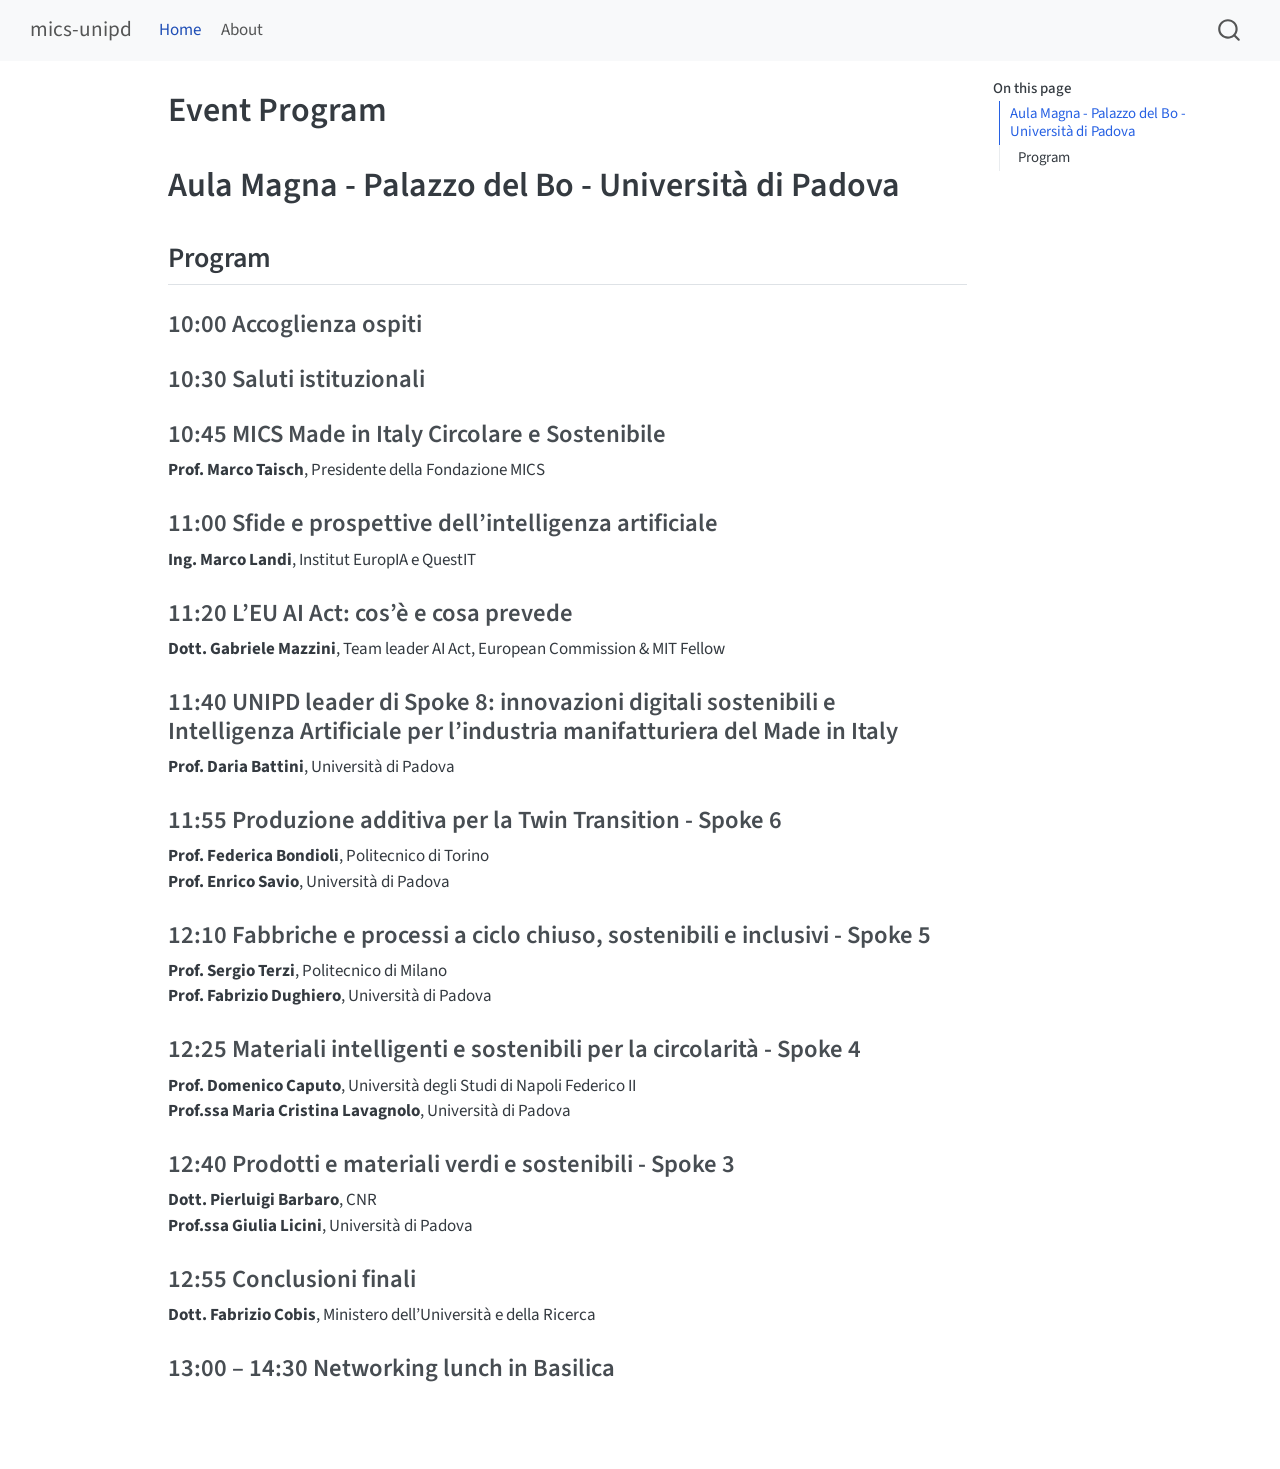
<file: _site/index.html>
<!DOCTYPE html>
<html xmlns="http://www.w3.org/1999/xhtml" lang="en" xml:lang="en"><head>

<meta charset="utf-8">
<meta name="generator" content="quarto-1.4.554">

<meta name="viewport" content="width=device-width, initial-scale=1.0, user-scalable=yes">


<title>mics-unipd - Event Program</title>
<style>
code{white-space: pre-wrap;}
span.smallcaps{font-variant: small-caps;}
div.columns{display: flex; gap: min(4vw, 1.5em);}
div.column{flex: auto; overflow-x: auto;}
div.hanging-indent{margin-left: 1.5em; text-indent: -1.5em;}
ul.task-list{list-style: none;}
ul.task-list li input[type="checkbox"] {
  width: 0.8em;
  margin: 0 0.8em 0.2em -1em; /* quarto-specific, see https://github.com/quarto-dev/quarto-cli/issues/4556 */ 
  vertical-align: middle;
}
</style>


<script src="site_libs/quarto-nav/quarto-nav.js"></script>
<script src="site_libs/quarto-nav/headroom.min.js"></script>
<script src="site_libs/clipboard/clipboard.min.js"></script>
<script src="site_libs/quarto-search/autocomplete.umd.js"></script>
<script src="site_libs/quarto-search/fuse.min.js"></script>
<script src="site_libs/quarto-search/quarto-search.js"></script>
<meta name="quarto:offset" content="./">
<script src="site_libs/quarto-html/quarto.js"></script>
<script src="site_libs/quarto-html/popper.min.js"></script>
<script src="site_libs/quarto-html/tippy.umd.min.js"></script>
<script src="site_libs/quarto-html/anchor.min.js"></script>
<link href="site_libs/quarto-html/tippy.css" rel="stylesheet">
<link href="site_libs/quarto-html/quarto-syntax-highlighting.css" rel="stylesheet" id="quarto-text-highlighting-styles">
<script src="site_libs/bootstrap/bootstrap.min.js"></script>
<link href="site_libs/bootstrap/bootstrap-icons.css" rel="stylesheet">
<link href="site_libs/bootstrap/bootstrap.min.css" rel="stylesheet" id="quarto-bootstrap" data-mode="light">
<script id="quarto-search-options" type="application/json">{
  "location": "navbar",
  "copy-button": false,
  "collapse-after": 3,
  "panel-placement": "end",
  "type": "overlay",
  "limit": 50,
  "keyboard-shortcut": [
    "f",
    "/",
    "s"
  ],
  "show-item-context": false,
  "language": {
    "search-no-results-text": "No results",
    "search-matching-documents-text": "matching documents",
    "search-copy-link-title": "Copy link to search",
    "search-hide-matches-text": "Hide additional matches",
    "search-more-match-text": "more match in this document",
    "search-more-matches-text": "more matches in this document",
    "search-clear-button-title": "Clear",
    "search-text-placeholder": "",
    "search-detached-cancel-button-title": "Cancel",
    "search-submit-button-title": "Submit",
    "search-label": "Search"
  }
}</script>


<link rel="stylesheet" href="styles.css">
</head>

<body class="nav-fixed">

<div id="quarto-search-results"></div>
  <header id="quarto-header" class="headroom fixed-top">
    <nav class="navbar navbar-expand-lg " data-bs-theme="dark">
      <div class="navbar-container container-fluid">
      <div class="navbar-brand-container mx-auto">
    <a class="navbar-brand" href="./index.html">
    <span class="navbar-title">mics-unipd</span>
    </a>
  </div>
            <div id="quarto-search" class="" title="Search"></div>
          <button class="navbar-toggler" type="button" data-bs-toggle="collapse" data-bs-target="#navbarCollapse" aria-controls="navbarCollapse" aria-expanded="false" aria-label="Toggle navigation" onclick="if (window.quartoToggleHeadroom) { window.quartoToggleHeadroom(); }">
  <span class="navbar-toggler-icon"></span>
</button>
          <div class="collapse navbar-collapse" id="navbarCollapse">
            <ul class="navbar-nav navbar-nav-scroll me-auto">
  <li class="nav-item">
    <a class="nav-link active" href="./index.html" aria-current="page"> 
<span class="menu-text">Home</span></a>
  </li>  
  <li class="nav-item">
    <a class="nav-link" href="./about.html"> 
<span class="menu-text">About</span></a>
  </li>  
</ul>
          </div> <!-- /navcollapse -->
          <div class="quarto-navbar-tools">
</div>
      </div> <!-- /container-fluid -->
    </nav>
</header>
<!-- content -->
<div id="quarto-content" class="quarto-container page-columns page-rows-contents page-layout-article page-navbar">
<!-- sidebar -->
<!-- margin-sidebar -->
    <div id="quarto-margin-sidebar" class="sidebar margin-sidebar">
        <nav id="TOC" role="doc-toc" class="toc-active">
    <h2 id="toc-title">On this page</h2>
   
  <ul>
  <li><a href="#aula-magna---palazzo-del-bo---università-di-padova" id="toc-aula-magna---palazzo-del-bo---università-di-padova" class="nav-link active" data-scroll-target="#aula-magna---palazzo-del-bo---università-di-padova">Aula Magna - Palazzo del Bo - Università di Padova</a>
  <ul class="collapse">
  <li><a href="#program" id="toc-program" class="nav-link" data-scroll-target="#program">Program</a>
  <ul class="collapse">
  <li><a href="#accoglienza-ospiti" id="toc-accoglienza-ospiti" class="nav-link" data-scroll-target="#accoglienza-ospiti">10:00 Accoglienza ospiti</a></li>
  <li><a href="#saluti-istituzionali" id="toc-saluti-istituzionali" class="nav-link" data-scroll-target="#saluti-istituzionali">10:30 Saluti istituzionali</a></li>
  <li><a href="#mics-made-in-italy-circolare-e-sostenibile" id="toc-mics-made-in-italy-circolare-e-sostenibile" class="nav-link" data-scroll-target="#mics-made-in-italy-circolare-e-sostenibile">10:45 MICS Made in Italy Circolare e Sostenibile</a></li>
  <li><a href="#sfide-e-prospettive-dellintelligenza-artificiale" id="toc-sfide-e-prospettive-dellintelligenza-artificiale" class="nav-link" data-scroll-target="#sfide-e-prospettive-dellintelligenza-artificiale">11:00 Sfide e prospettive dell’intelligenza artificiale</a></li>
  <li><a href="#leu-ai-act-cosè-e-cosa-prevede" id="toc-leu-ai-act-cosè-e-cosa-prevede" class="nav-link" data-scroll-target="#leu-ai-act-cosè-e-cosa-prevede">11:20 L’EU AI Act: cos’è e cosa prevede</a></li>
  <li><a href="#unipd-leader-di-spoke-8-innovazioni-digitali-sostenibili-e-intelligenza-artificiale-per-lindustria-manifatturiera-del-made-in-italy" id="toc-unipd-leader-di-spoke-8-innovazioni-digitali-sostenibili-e-intelligenza-artificiale-per-lindustria-manifatturiera-del-made-in-italy" class="nav-link" data-scroll-target="#unipd-leader-di-spoke-8-innovazioni-digitali-sostenibili-e-intelligenza-artificiale-per-lindustria-manifatturiera-del-made-in-italy">11:40 UNIPD leader di Spoke 8: innovazioni digitali sostenibili e Intelligenza Artificiale per l’industria manifatturiera del Made in Italy</a></li>
  <li><a href="#produzione-additiva-per-la-twin-transition---spoke-6" id="toc-produzione-additiva-per-la-twin-transition---spoke-6" class="nav-link" data-scroll-target="#produzione-additiva-per-la-twin-transition---spoke-6">11:55 Produzione additiva per la Twin Transition - Spoke 6</a></li>
  <li><a href="#fabbriche-e-processi-a-ciclo-chiuso-sostenibili-e-inclusivi---spoke-5" id="toc-fabbriche-e-processi-a-ciclo-chiuso-sostenibili-e-inclusivi---spoke-5" class="nav-link" data-scroll-target="#fabbriche-e-processi-a-ciclo-chiuso-sostenibili-e-inclusivi---spoke-5">12:10 Fabbriche e processi a ciclo chiuso, sostenibili e inclusivi - Spoke 5</a></li>
  <li><a href="#materiali-intelligenti-e-sostenibili-per-la-circolarità---spoke-4" id="toc-materiali-intelligenti-e-sostenibili-per-la-circolarità---spoke-4" class="nav-link" data-scroll-target="#materiali-intelligenti-e-sostenibili-per-la-circolarità---spoke-4">12:25 Materiali intelligenti e sostenibili per la circolarità - Spoke 4</a></li>
  <li><a href="#prodotti-e-materiali-verdi-e-sostenibili---spoke-3" id="toc-prodotti-e-materiali-verdi-e-sostenibili---spoke-3" class="nav-link" data-scroll-target="#prodotti-e-materiali-verdi-e-sostenibili---spoke-3">12:40 Prodotti e materiali verdi e sostenibili - Spoke 3</a></li>
  <li><a href="#conclusioni-finali" id="toc-conclusioni-finali" class="nav-link" data-scroll-target="#conclusioni-finali">12:55 Conclusioni finali</a></li>
  <li><a href="#networking-lunch-in-basilica" id="toc-networking-lunch-in-basilica" class="nav-link" data-scroll-target="#networking-lunch-in-basilica">13:00 – 14:30 Networking lunch in Basilica</a></li>
  </ul></li>
  </ul></li>
  </ul>
</nav>
    </div>
<!-- main -->
<main class="content" id="quarto-document-content">

<header id="title-block-header" class="quarto-title-block default">
<div class="quarto-title">
<h1 class="title">Event Program</h1>
</div>



<div class="quarto-title-meta">

    
  
    
  </div>
  


</header>


<section id="aula-magna---palazzo-del-bo---università-di-padova" class="level1">
<h1>Aula Magna - Palazzo del Bo - Università di Padova</h1>
<section id="program" class="level2">
<h2 class="anchored" data-anchor-id="program">Program</h2>
<section id="accoglienza-ospiti" class="level3">
<h3 class="anchored" data-anchor-id="accoglienza-ospiti">10:00 Accoglienza ospiti</h3>
</section>
<section id="saluti-istituzionali" class="level3">
<h3 class="anchored" data-anchor-id="saluti-istituzionali">10:30 Saluti istituzionali</h3>
</section>
<section id="mics-made-in-italy-circolare-e-sostenibile" class="level3">
<h3 class="anchored" data-anchor-id="mics-made-in-italy-circolare-e-sostenibile">10:45 MICS Made in Italy Circolare e Sostenibile</h3>
<p><strong>Prof.&nbsp;Marco Taisch</strong>, Presidente della Fondazione MICS</p>
</section>
<section id="sfide-e-prospettive-dellintelligenza-artificiale" class="level3">
<h3 class="anchored" data-anchor-id="sfide-e-prospettive-dellintelligenza-artificiale">11:00 Sfide e prospettive dell’intelligenza artificiale</h3>
<p><strong>Ing. Marco Landi</strong>, Institut EuropIA e QuestIT</p>
</section>
<section id="leu-ai-act-cosè-e-cosa-prevede" class="level3">
<h3 class="anchored" data-anchor-id="leu-ai-act-cosè-e-cosa-prevede">11:20 L’EU AI Act: cos’è e cosa prevede</h3>
<p><strong>Dott. Gabriele Mazzini</strong>, Team leader AI Act, European Commission &amp; MIT Fellow</p>
</section>
<section id="unipd-leader-di-spoke-8-innovazioni-digitali-sostenibili-e-intelligenza-artificiale-per-lindustria-manifatturiera-del-made-in-italy" class="level3">
<h3 class="anchored" data-anchor-id="unipd-leader-di-spoke-8-innovazioni-digitali-sostenibili-e-intelligenza-artificiale-per-lindustria-manifatturiera-del-made-in-italy">11:40 UNIPD leader di Spoke 8: innovazioni digitali sostenibili e Intelligenza Artificiale per l’industria manifatturiera del Made in Italy</h3>
<p><strong>Prof.&nbsp;Daria Battini</strong>, Università di Padova</p>
</section>
<section id="produzione-additiva-per-la-twin-transition---spoke-6" class="level3">
<h3 class="anchored" data-anchor-id="produzione-additiva-per-la-twin-transition---spoke-6">11:55 Produzione additiva per la Twin Transition - Spoke 6</h3>
<p><strong>Prof.&nbsp;Federica Bondioli</strong>, Politecnico di Torino<br>
<strong>Prof.&nbsp;Enrico Savio</strong>, Università di Padova</p>
</section>
<section id="fabbriche-e-processi-a-ciclo-chiuso-sostenibili-e-inclusivi---spoke-5" class="level3">
<h3 class="anchored" data-anchor-id="fabbriche-e-processi-a-ciclo-chiuso-sostenibili-e-inclusivi---spoke-5">12:10 Fabbriche e processi a ciclo chiuso, sostenibili e inclusivi - Spoke 5</h3>
<p><strong>Prof.&nbsp;Sergio Terzi</strong>, Politecnico di Milano<br>
<strong>Prof.&nbsp;Fabrizio Dughiero</strong>, Università di Padova</p>
</section>
<section id="materiali-intelligenti-e-sostenibili-per-la-circolarità---spoke-4" class="level3">
<h3 class="anchored" data-anchor-id="materiali-intelligenti-e-sostenibili-per-la-circolarità---spoke-4">12:25 Materiali intelligenti e sostenibili per la circolarità - Spoke 4</h3>
<p><strong>Prof.&nbsp;Domenico Caputo</strong>, Università degli Studi di Napoli Federico II<br>
<strong>Prof.ssa Maria Cristina Lavagnolo</strong>, Università di Padova</p>
</section>
<section id="prodotti-e-materiali-verdi-e-sostenibili---spoke-3" class="level3">
<h3 class="anchored" data-anchor-id="prodotti-e-materiali-verdi-e-sostenibili---spoke-3">12:40 Prodotti e materiali verdi e sostenibili - Spoke 3</h3>
<p><strong>Dott. Pierluigi Barbaro</strong>, CNR<br>
<strong>Prof.ssa Giulia Licini</strong>, Università di Padova</p>
</section>
<section id="conclusioni-finali" class="level3">
<h3 class="anchored" data-anchor-id="conclusioni-finali">12:55 Conclusioni finali</h3>
<p><strong>Dott. Fabrizio Cobis</strong>, Ministero dell’Università e della Ricerca</p>
</section>
<section id="networking-lunch-in-basilica" class="level3">
<h3 class="anchored" data-anchor-id="networking-lunch-in-basilica">13:00 – 14:30 Networking lunch in Basilica</h3>


</section>
</section>
</section>

</main> <!-- /main -->
<script id="quarto-html-after-body" type="application/javascript">
window.document.addEventListener("DOMContentLoaded", function (event) {
  const toggleBodyColorMode = (bsSheetEl) => {
    const mode = bsSheetEl.getAttribute("data-mode");
    const bodyEl = window.document.querySelector("body");
    if (mode === "dark") {
      bodyEl.classList.add("quarto-dark");
      bodyEl.classList.remove("quarto-light");
    } else {
      bodyEl.classList.add("quarto-light");
      bodyEl.classList.remove("quarto-dark");
    }
  }
  const toggleBodyColorPrimary = () => {
    const bsSheetEl = window.document.querySelector("link#quarto-bootstrap");
    if (bsSheetEl) {
      toggleBodyColorMode(bsSheetEl);
    }
  }
  toggleBodyColorPrimary();  
  const icon = "";
  const anchorJS = new window.AnchorJS();
  anchorJS.options = {
    placement: 'right',
    icon: icon
  };
  anchorJS.add('.anchored');
  const isCodeAnnotation = (el) => {
    for (const clz of el.classList) {
      if (clz.startsWith('code-annotation-')) {                     
        return true;
      }
    }
    return false;
  }
  const clipboard = new window.ClipboardJS('.code-copy-button', {
    text: function(trigger) {
      const codeEl = trigger.previousElementSibling.cloneNode(true);
      for (const childEl of codeEl.children) {
        if (isCodeAnnotation(childEl)) {
          childEl.remove();
        }
      }
      return codeEl.innerText;
    }
  });
  clipboard.on('success', function(e) {
    // button target
    const button = e.trigger;
    // don't keep focus
    button.blur();
    // flash "checked"
    button.classList.add('code-copy-button-checked');
    var currentTitle = button.getAttribute("title");
    button.setAttribute("title", "Copied!");
    let tooltip;
    if (window.bootstrap) {
      button.setAttribute("data-bs-toggle", "tooltip");
      button.setAttribute("data-bs-placement", "left");
      button.setAttribute("data-bs-title", "Copied!");
      tooltip = new bootstrap.Tooltip(button, 
        { trigger: "manual", 
          customClass: "code-copy-button-tooltip",
          offset: [0, -8]});
      tooltip.show();    
    }
    setTimeout(function() {
      if (tooltip) {
        tooltip.hide();
        button.removeAttribute("data-bs-title");
        button.removeAttribute("data-bs-toggle");
        button.removeAttribute("data-bs-placement");
      }
      button.setAttribute("title", currentTitle);
      button.classList.remove('code-copy-button-checked');
    }, 1000);
    // clear code selection
    e.clearSelection();
  });
    var localhostRegex = new RegExp(/^(?:http|https):\/\/localhost\:?[0-9]*\//);
    var mailtoRegex = new RegExp(/^mailto:/);
      var filterRegex = new RegExp('/' + window.location.host + '/');
    var isInternal = (href) => {
        return filterRegex.test(href) || localhostRegex.test(href) || mailtoRegex.test(href);
    }
    // Inspect non-navigation links and adorn them if external
 	var links = window.document.querySelectorAll('a[href]:not(.nav-link):not(.navbar-brand):not(.toc-action):not(.sidebar-link):not(.sidebar-item-toggle):not(.pagination-link):not(.no-external):not([aria-hidden]):not(.dropdown-item):not(.quarto-navigation-tool)');
    for (var i=0; i<links.length; i++) {
      const link = links[i];
      if (!isInternal(link.href)) {
        // undo the damage that might have been done by quarto-nav.js in the case of
        // links that we want to consider external
        if (link.dataset.originalHref !== undefined) {
          link.href = link.dataset.originalHref;
        }
      }
    }
  function tippyHover(el, contentFn, onTriggerFn, onUntriggerFn) {
    const config = {
      allowHTML: true,
      maxWidth: 500,
      delay: 100,
      arrow: false,
      appendTo: function(el) {
          return el.parentElement;
      },
      interactive: true,
      interactiveBorder: 10,
      theme: 'quarto',
      placement: 'bottom-start',
    };
    if (contentFn) {
      config.content = contentFn;
    }
    if (onTriggerFn) {
      config.onTrigger = onTriggerFn;
    }
    if (onUntriggerFn) {
      config.onUntrigger = onUntriggerFn;
    }
    window.tippy(el, config); 
  }
  const noterefs = window.document.querySelectorAll('a[role="doc-noteref"]');
  for (var i=0; i<noterefs.length; i++) {
    const ref = noterefs[i];
    tippyHover(ref, function() {
      // use id or data attribute instead here
      let href = ref.getAttribute('data-footnote-href') || ref.getAttribute('href');
      try { href = new URL(href).hash; } catch {}
      const id = href.replace(/^#\/?/, "");
      const note = window.document.getElementById(id);
      if (note) {
        return note.innerHTML;
      } else {
        return "";
      }
    });
  }
  const xrefs = window.document.querySelectorAll('a.quarto-xref');
  const processXRef = (id, note) => {
    // Strip column container classes
    const stripColumnClz = (el) => {
      el.classList.remove("page-full", "page-columns");
      if (el.children) {
        for (const child of el.children) {
          stripColumnClz(child);
        }
      }
    }
    stripColumnClz(note)
    if (id === null || id.startsWith('sec-')) {
      // Special case sections, only their first couple elements
      const container = document.createElement("div");
      if (note.children && note.children.length > 2) {
        container.appendChild(note.children[0].cloneNode(true));
        for (let i = 1; i < note.children.length; i++) {
          const child = note.children[i];
          if (child.tagName === "P" && child.innerText === "") {
            continue;
          } else {
            container.appendChild(child.cloneNode(true));
            break;
          }
        }
        if (window.Quarto?.typesetMath) {
          window.Quarto.typesetMath(container);
        }
        return container.innerHTML
      } else {
        if (window.Quarto?.typesetMath) {
          window.Quarto.typesetMath(note);
        }
        return note.innerHTML;
      }
    } else {
      // Remove any anchor links if they are present
      const anchorLink = note.querySelector('a.anchorjs-link');
      if (anchorLink) {
        anchorLink.remove();
      }
      if (window.Quarto?.typesetMath) {
        window.Quarto.typesetMath(note);
      }
      // TODO in 1.5, we should make sure this works without a callout special case
      if (note.classList.contains("callout")) {
        return note.outerHTML;
      } else {
        return note.innerHTML;
      }
    }
  }
  for (var i=0; i<xrefs.length; i++) {
    const xref = xrefs[i];
    tippyHover(xref, undefined, function(instance) {
      instance.disable();
      let url = xref.getAttribute('href');
      let hash = undefined; 
      if (url.startsWith('#')) {
        hash = url;
      } else {
        try { hash = new URL(url).hash; } catch {}
      }
      if (hash) {
        const id = hash.replace(/^#\/?/, "");
        const note = window.document.getElementById(id);
        if (note !== null) {
          try {
            const html = processXRef(id, note.cloneNode(true));
            instance.setContent(html);
          } finally {
            instance.enable();
            instance.show();
          }
        } else {
          // See if we can fetch this
          fetch(url.split('#')[0])
          .then(res => res.text())
          .then(html => {
            const parser = new DOMParser();
            const htmlDoc = parser.parseFromString(html, "text/html");
            const note = htmlDoc.getElementById(id);
            if (note !== null) {
              const html = processXRef(id, note);
              instance.setContent(html);
            } 
          }).finally(() => {
            instance.enable();
            instance.show();
          });
        }
      } else {
        // See if we can fetch a full url (with no hash to target)
        // This is a special case and we should probably do some content thinning / targeting
        fetch(url)
        .then(res => res.text())
        .then(html => {
          const parser = new DOMParser();
          const htmlDoc = parser.parseFromString(html, "text/html");
          const note = htmlDoc.querySelector('main.content');
          if (note !== null) {
            // This should only happen for chapter cross references
            // (since there is no id in the URL)
            // remove the first header
            if (note.children.length > 0 && note.children[0].tagName === "HEADER") {
              note.children[0].remove();
            }
            const html = processXRef(null, note);
            instance.setContent(html);
          } 
        }).finally(() => {
          instance.enable();
          instance.show();
        });
      }
    }, function(instance) {
    });
  }
      let selectedAnnoteEl;
      const selectorForAnnotation = ( cell, annotation) => {
        let cellAttr = 'data-code-cell="' + cell + '"';
        let lineAttr = 'data-code-annotation="' +  annotation + '"';
        const selector = 'span[' + cellAttr + '][' + lineAttr + ']';
        return selector;
      }
      const selectCodeLines = (annoteEl) => {
        const doc = window.document;
        const targetCell = annoteEl.getAttribute("data-target-cell");
        const targetAnnotation = annoteEl.getAttribute("data-target-annotation");
        const annoteSpan = window.document.querySelector(selectorForAnnotation(targetCell, targetAnnotation));
        const lines = annoteSpan.getAttribute("data-code-lines").split(",");
        const lineIds = lines.map((line) => {
          return targetCell + "-" + line;
        })
        let top = null;
        let height = null;
        let parent = null;
        if (lineIds.length > 0) {
            //compute the position of the single el (top and bottom and make a div)
            const el = window.document.getElementById(lineIds[0]);
            top = el.offsetTop;
            height = el.offsetHeight;
            parent = el.parentElement.parentElement;
          if (lineIds.length > 1) {
            const lastEl = window.document.getElementById(lineIds[lineIds.length - 1]);
            const bottom = lastEl.offsetTop + lastEl.offsetHeight;
            height = bottom - top;
          }
          if (top !== null && height !== null && parent !== null) {
            // cook up a div (if necessary) and position it 
            let div = window.document.getElementById("code-annotation-line-highlight");
            if (div === null) {
              div = window.document.createElement("div");
              div.setAttribute("id", "code-annotation-line-highlight");
              div.style.position = 'absolute';
              parent.appendChild(div);
            }
            div.style.top = top - 2 + "px";
            div.style.height = height + 4 + "px";
            div.style.left = 0;
            let gutterDiv = window.document.getElementById("code-annotation-line-highlight-gutter");
            if (gutterDiv === null) {
              gutterDiv = window.document.createElement("div");
              gutterDiv.setAttribute("id", "code-annotation-line-highlight-gutter");
              gutterDiv.style.position = 'absolute';
              const codeCell = window.document.getElementById(targetCell);
              const gutter = codeCell.querySelector('.code-annotation-gutter');
              gutter.appendChild(gutterDiv);
            }
            gutterDiv.style.top = top - 2 + "px";
            gutterDiv.style.height = height + 4 + "px";
          }
          selectedAnnoteEl = annoteEl;
        }
      };
      const unselectCodeLines = () => {
        const elementsIds = ["code-annotation-line-highlight", "code-annotation-line-highlight-gutter"];
        elementsIds.forEach((elId) => {
          const div = window.document.getElementById(elId);
          if (div) {
            div.remove();
          }
        });
        selectedAnnoteEl = undefined;
      };
        // Handle positioning of the toggle
    window.addEventListener(
      "resize",
      throttle(() => {
        elRect = undefined;
        if (selectedAnnoteEl) {
          selectCodeLines(selectedAnnoteEl);
        }
      }, 10)
    );
    function throttle(fn, ms) {
    let throttle = false;
    let timer;
      return (...args) => {
        if(!throttle) { // first call gets through
            fn.apply(this, args);
            throttle = true;
        } else { // all the others get throttled
            if(timer) clearTimeout(timer); // cancel #2
            timer = setTimeout(() => {
              fn.apply(this, args);
              timer = throttle = false;
            }, ms);
        }
      };
    }
      // Attach click handler to the DT
      const annoteDls = window.document.querySelectorAll('dt[data-target-cell]');
      for (const annoteDlNode of annoteDls) {
        annoteDlNode.addEventListener('click', (event) => {
          const clickedEl = event.target;
          if (clickedEl !== selectedAnnoteEl) {
            unselectCodeLines();
            const activeEl = window.document.querySelector('dt[data-target-cell].code-annotation-active');
            if (activeEl) {
              activeEl.classList.remove('code-annotation-active');
            }
            selectCodeLines(clickedEl);
            clickedEl.classList.add('code-annotation-active');
          } else {
            // Unselect the line
            unselectCodeLines();
            clickedEl.classList.remove('code-annotation-active');
          }
        });
      }
  const findCites = (el) => {
    const parentEl = el.parentElement;
    if (parentEl) {
      const cites = parentEl.dataset.cites;
      if (cites) {
        return {
          el,
          cites: cites.split(' ')
        };
      } else {
        return findCites(el.parentElement)
      }
    } else {
      return undefined;
    }
  };
  var bibliorefs = window.document.querySelectorAll('a[role="doc-biblioref"]');
  for (var i=0; i<bibliorefs.length; i++) {
    const ref = bibliorefs[i];
    const citeInfo = findCites(ref);
    if (citeInfo) {
      tippyHover(citeInfo.el, function() {
        var popup = window.document.createElement('div');
        citeInfo.cites.forEach(function(cite) {
          var citeDiv = window.document.createElement('div');
          citeDiv.classList.add('hanging-indent');
          citeDiv.classList.add('csl-entry');
          var biblioDiv = window.document.getElementById('ref-' + cite);
          if (biblioDiv) {
            citeDiv.innerHTML = biblioDiv.innerHTML;
          }
          popup.appendChild(citeDiv);
        });
        return popup.innerHTML;
      });
    }
  }
});
</script>
</div> <!-- /content -->




</body></html>
</file>
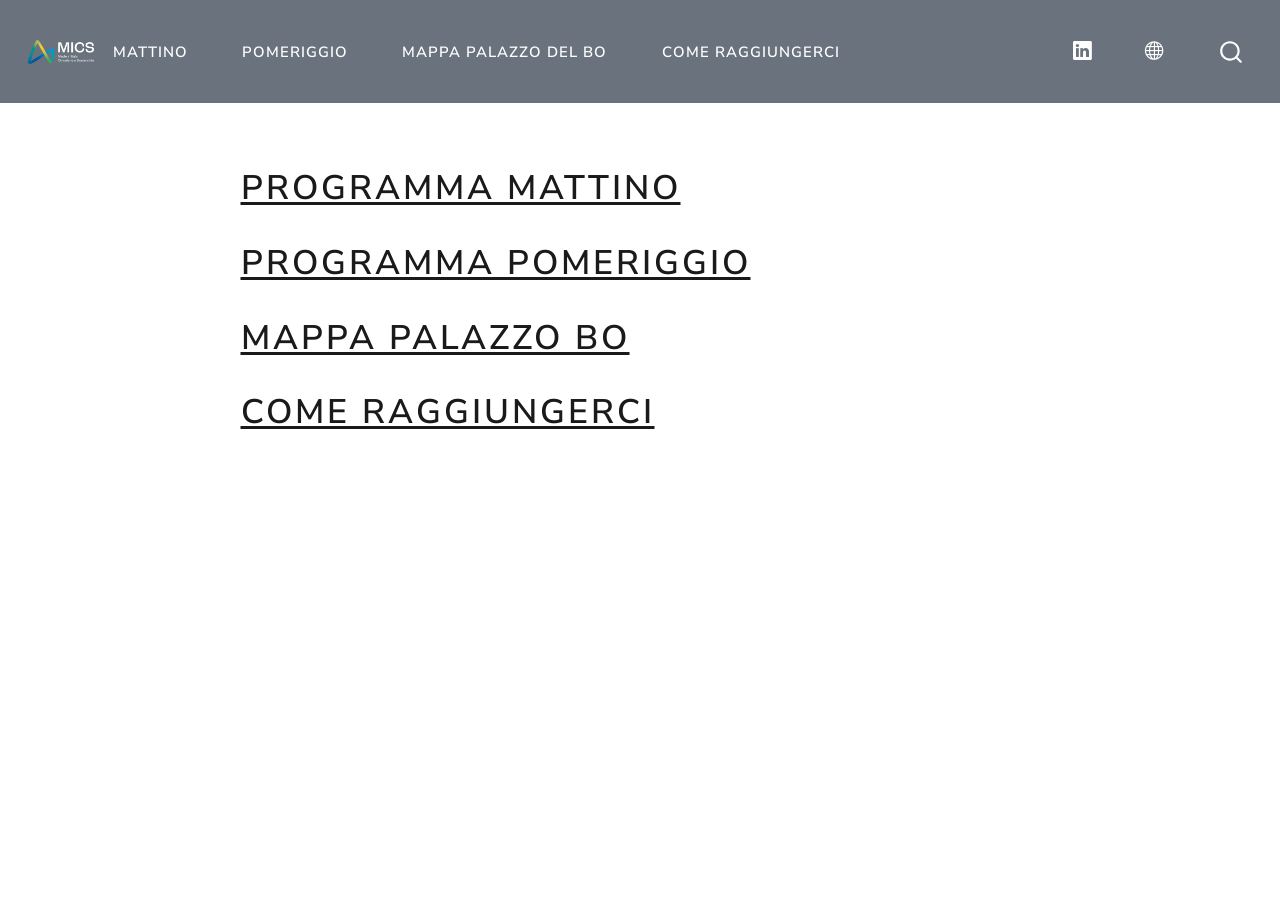
<file: docs/index.html>
<!DOCTYPE html>
<html xmlns="http://www.w3.org/1999/xhtml" lang="en" xml:lang="en"><head>

<meta charset="utf-8">
<meta name="generator" content="quarto-1.4.554">

<meta name="viewport" content="width=device-width, initial-scale=1.0, user-scalable=yes">


<title>index</title>
<style>
code{white-space: pre-wrap;}
span.smallcaps{font-variant: small-caps;}
div.columns{display: flex; gap: min(4vw, 1.5em);}
div.column{flex: auto; overflow-x: auto;}
div.hanging-indent{margin-left: 1.5em; text-indent: -1.5em;}
ul.task-list{list-style: none;}
ul.task-list li input[type="checkbox"] {
  width: 0.8em;
  margin: 0 0.8em 0.2em -1em; /* quarto-specific, see https://github.com/quarto-dev/quarto-cli/issues/4556 */ 
  vertical-align: middle;
}
</style>


<script src="site_libs/quarto-nav/quarto-nav.js"></script>
<script src="site_libs/quarto-nav/headroom.min.js"></script>
<script src="site_libs/clipboard/clipboard.min.js"></script>
<script src="site_libs/quarto-search/autocomplete.umd.js"></script>
<script src="site_libs/quarto-search/fuse.min.js"></script>
<script src="site_libs/quarto-search/quarto-search.js"></script>
<meta name="quarto:offset" content="./">
<script src="site_libs/quarto-html/quarto.js"></script>
<script src="site_libs/quarto-html/popper.min.js"></script>
<script src="site_libs/quarto-html/tippy.umd.min.js"></script>
<script src="site_libs/quarto-html/anchor.min.js"></script>
<link href="site_libs/quarto-html/tippy.css" rel="stylesheet">
<link href="site_libs/quarto-html/quarto-syntax-highlighting.css" rel="stylesheet" id="quarto-text-highlighting-styles">
<script src="site_libs/bootstrap/bootstrap.min.js"></script>
<link href="site_libs/bootstrap/bootstrap-icons.css" rel="stylesheet">
<link href="site_libs/bootstrap/bootstrap.min.css" rel="stylesheet" id="quarto-bootstrap" data-mode="light">
<script id="quarto-search-options" type="application/json">{
  "location": "navbar",
  "copy-button": false,
  "collapse-after": 3,
  "panel-placement": "end",
  "type": "overlay",
  "limit": 50,
  "keyboard-shortcut": [
    "f",
    "/",
    "s"
  ],
  "show-item-context": false,
  "language": {
    "search-no-results-text": "No results",
    "search-matching-documents-text": "matching documents",
    "search-copy-link-title": "Copy link to search",
    "search-hide-matches-text": "Hide additional matches",
    "search-more-match-text": "more match in this document",
    "search-more-matches-text": "more matches in this document",
    "search-clear-button-title": "Clear",
    "search-text-placeholder": "",
    "search-detached-cancel-button-title": "Cancel",
    "search-submit-button-title": "Submit",
    "search-label": "Search"
  }
}</script>


<link rel="stylesheet" href="styles.css">
</head>

<body class="nav-fixed fullcontent">

<div id="quarto-search-results"></div>
  <header id="quarto-header" class="headroom fixed-top">
    <nav class="navbar navbar-expand-lg " data-bs-theme="dark">
      <div class="navbar-container container-fluid">
      <div class="navbar-brand-container mx-auto">
    <a href="./index.html" class="navbar-brand navbar-brand-logo">
    <img src="./images/MICS_logo-1.png" alt="" class="navbar-logo">
    </a>
  </div>
            <div id="quarto-search" class="" title="Search"></div>
          <button class="navbar-toggler" type="button" data-bs-toggle="collapse" data-bs-target="#navbarCollapse" aria-controls="navbarCollapse" aria-expanded="false" aria-label="Toggle navigation" onclick="if (window.quartoToggleHeadroom) { window.quartoToggleHeadroom(); }">
  <span class="navbar-toggler-icon"></span>
</button>
          <div class="collapse navbar-collapse" id="navbarCollapse">
            <ul class="navbar-nav navbar-nav-scroll me-auto">
  <li class="nav-item">
    <a class="nav-link" href="./mattina.html"> 
<span class="menu-text">Mattino</span></a>
  </li>  
  <li class="nav-item">
    <a class="nav-link" href="./pomeriggio.html"> 
<span class="menu-text">Pomeriggio</span></a>
  </li>  
  <li class="nav-item">
    <a class="nav-link" href="./map.html"> 
<span class="menu-text">Mappa Palazzo del Bo</span></a>
  </li>  
  <li class="nav-item">
    <a class="nav-link" href="./indicazioni.html"> 
<span class="menu-text">Come Raggiungerci</span></a>
  </li>  
</ul>
            <ul class="navbar-nav navbar-nav-scroll ms-auto">
  <li class="nav-item compact">
    <a class="nav-link" href="https://www.linkedin.com/company/mics-made-in-italy-circolare-e-sostenibile"> <i class="bi bi-linkedin" role="img">
</i> 
<span class="menu-text"></span></a>
  </li>  
  <li class="nav-item compact">
    <a class="nav-link" href="https://www.mics.tech/"> <i class="bi bi-globe" role="img">
</i> 
<span class="menu-text"></span></a>
  </li>  
</ul>
          </div> <!-- /navcollapse -->
          <div class="quarto-navbar-tools">
</div>
      </div> <!-- /container-fluid -->
    </nav>
</header>
<!-- content -->
<div id="quarto-content" class="quarto-container page-columns page-rows-contents page-layout-article page-navbar">
<!-- sidebar -->
<!-- margin-sidebar -->
    
<!-- main -->
<main class="content" id="quarto-document-content">




<section id="programma-mattino" class="level1">
<h1><a href="mattina.html">Programma Mattino</a></h1>
</section>
<section id="programma-pomeriggio" class="level1">
<h1><a href="pomeriggio.html">Programma Pomeriggio</a></h1>
</section>
<section id="mappa-palazzo-bo" class="level1">
<h1><a href="map.html">Mappa Palazzo Bo</a></h1>
</section>
<section id="come-raggiungerci" class="level1">
<h1><a href="indicazioni.html">Come Raggiungerci</a></h1>


</section>

</main> <!-- /main -->
<script id="quarto-html-after-body" type="application/javascript">
window.document.addEventListener("DOMContentLoaded", function (event) {
  const toggleBodyColorMode = (bsSheetEl) => {
    const mode = bsSheetEl.getAttribute("data-mode");
    const bodyEl = window.document.querySelector("body");
    if (mode === "dark") {
      bodyEl.classList.add("quarto-dark");
      bodyEl.classList.remove("quarto-light");
    } else {
      bodyEl.classList.add("quarto-light");
      bodyEl.classList.remove("quarto-dark");
    }
  }
  const toggleBodyColorPrimary = () => {
    const bsSheetEl = window.document.querySelector("link#quarto-bootstrap");
    if (bsSheetEl) {
      toggleBodyColorMode(bsSheetEl);
    }
  }
  toggleBodyColorPrimary();  
  const icon = "";
  const anchorJS = new window.AnchorJS();
  anchorJS.options = {
    placement: 'right',
    icon: icon
  };
  anchorJS.add('.anchored');
  const isCodeAnnotation = (el) => {
    for (const clz of el.classList) {
      if (clz.startsWith('code-annotation-')) {                     
        return true;
      }
    }
    return false;
  }
  const clipboard = new window.ClipboardJS('.code-copy-button', {
    text: function(trigger) {
      const codeEl = trigger.previousElementSibling.cloneNode(true);
      for (const childEl of codeEl.children) {
        if (isCodeAnnotation(childEl)) {
          childEl.remove();
        }
      }
      return codeEl.innerText;
    }
  });
  clipboard.on('success', function(e) {
    // button target
    const button = e.trigger;
    // don't keep focus
    button.blur();
    // flash "checked"
    button.classList.add('code-copy-button-checked');
    var currentTitle = button.getAttribute("title");
    button.setAttribute("title", "Copied!");
    let tooltip;
    if (window.bootstrap) {
      button.setAttribute("data-bs-toggle", "tooltip");
      button.setAttribute("data-bs-placement", "left");
      button.setAttribute("data-bs-title", "Copied!");
      tooltip = new bootstrap.Tooltip(button, 
        { trigger: "manual", 
          customClass: "code-copy-button-tooltip",
          offset: [0, -8]});
      tooltip.show();    
    }
    setTimeout(function() {
      if (tooltip) {
        tooltip.hide();
        button.removeAttribute("data-bs-title");
        button.removeAttribute("data-bs-toggle");
        button.removeAttribute("data-bs-placement");
      }
      button.setAttribute("title", currentTitle);
      button.classList.remove('code-copy-button-checked');
    }, 1000);
    // clear code selection
    e.clearSelection();
  });
    var localhostRegex = new RegExp(/^(?:http|https):\/\/localhost\:?[0-9]*\//);
    var mailtoRegex = new RegExp(/^mailto:/);
      var filterRegex = new RegExp('/' + window.location.host + '/');
    var isInternal = (href) => {
        return filterRegex.test(href) || localhostRegex.test(href) || mailtoRegex.test(href);
    }
    // Inspect non-navigation links and adorn them if external
 	var links = window.document.querySelectorAll('a[href]:not(.nav-link):not(.navbar-brand):not(.toc-action):not(.sidebar-link):not(.sidebar-item-toggle):not(.pagination-link):not(.no-external):not([aria-hidden]):not(.dropdown-item):not(.quarto-navigation-tool)');
    for (var i=0; i<links.length; i++) {
      const link = links[i];
      if (!isInternal(link.href)) {
        // undo the damage that might have been done by quarto-nav.js in the case of
        // links that we want to consider external
        if (link.dataset.originalHref !== undefined) {
          link.href = link.dataset.originalHref;
        }
      }
    }
  function tippyHover(el, contentFn, onTriggerFn, onUntriggerFn) {
    const config = {
      allowHTML: true,
      maxWidth: 500,
      delay: 100,
      arrow: false,
      appendTo: function(el) {
          return el.parentElement;
      },
      interactive: true,
      interactiveBorder: 10,
      theme: 'quarto',
      placement: 'bottom-start',
    };
    if (contentFn) {
      config.content = contentFn;
    }
    if (onTriggerFn) {
      config.onTrigger = onTriggerFn;
    }
    if (onUntriggerFn) {
      config.onUntrigger = onUntriggerFn;
    }
    window.tippy(el, config); 
  }
  const noterefs = window.document.querySelectorAll('a[role="doc-noteref"]');
  for (var i=0; i<noterefs.length; i++) {
    const ref = noterefs[i];
    tippyHover(ref, function() {
      // use id or data attribute instead here
      let href = ref.getAttribute('data-footnote-href') || ref.getAttribute('href');
      try { href = new URL(href).hash; } catch {}
      const id = href.replace(/^#\/?/, "");
      const note = window.document.getElementById(id);
      if (note) {
        return note.innerHTML;
      } else {
        return "";
      }
    });
  }
  const xrefs = window.document.querySelectorAll('a.quarto-xref');
  const processXRef = (id, note) => {
    // Strip column container classes
    const stripColumnClz = (el) => {
      el.classList.remove("page-full", "page-columns");
      if (el.children) {
        for (const child of el.children) {
          stripColumnClz(child);
        }
      }
    }
    stripColumnClz(note)
    if (id === null || id.startsWith('sec-')) {
      // Special case sections, only their first couple elements
      const container = document.createElement("div");
      if (note.children && note.children.length > 2) {
        container.appendChild(note.children[0].cloneNode(true));
        for (let i = 1; i < note.children.length; i++) {
          const child = note.children[i];
          if (child.tagName === "P" && child.innerText === "") {
            continue;
          } else {
            container.appendChild(child.cloneNode(true));
            break;
          }
        }
        if (window.Quarto?.typesetMath) {
          window.Quarto.typesetMath(container);
        }
        return container.innerHTML
      } else {
        if (window.Quarto?.typesetMath) {
          window.Quarto.typesetMath(note);
        }
        return note.innerHTML;
      }
    } else {
      // Remove any anchor links if they are present
      const anchorLink = note.querySelector('a.anchorjs-link');
      if (anchorLink) {
        anchorLink.remove();
      }
      if (window.Quarto?.typesetMath) {
        window.Quarto.typesetMath(note);
      }
      // TODO in 1.5, we should make sure this works without a callout special case
      if (note.classList.contains("callout")) {
        return note.outerHTML;
      } else {
        return note.innerHTML;
      }
    }
  }
  for (var i=0; i<xrefs.length; i++) {
    const xref = xrefs[i];
    tippyHover(xref, undefined, function(instance) {
      instance.disable();
      let url = xref.getAttribute('href');
      let hash = undefined; 
      if (url.startsWith('#')) {
        hash = url;
      } else {
        try { hash = new URL(url).hash; } catch {}
      }
      if (hash) {
        const id = hash.replace(/^#\/?/, "");
        const note = window.document.getElementById(id);
        if (note !== null) {
          try {
            const html = processXRef(id, note.cloneNode(true));
            instance.setContent(html);
          } finally {
            instance.enable();
            instance.show();
          }
        } else {
          // See if we can fetch this
          fetch(url.split('#')[0])
          .then(res => res.text())
          .then(html => {
            const parser = new DOMParser();
            const htmlDoc = parser.parseFromString(html, "text/html");
            const note = htmlDoc.getElementById(id);
            if (note !== null) {
              const html = processXRef(id, note);
              instance.setContent(html);
            } 
          }).finally(() => {
            instance.enable();
            instance.show();
          });
        }
      } else {
        // See if we can fetch a full url (with no hash to target)
        // This is a special case and we should probably do some content thinning / targeting
        fetch(url)
        .then(res => res.text())
        .then(html => {
          const parser = new DOMParser();
          const htmlDoc = parser.parseFromString(html, "text/html");
          const note = htmlDoc.querySelector('main.content');
          if (note !== null) {
            // This should only happen for chapter cross references
            // (since there is no id in the URL)
            // remove the first header
            if (note.children.length > 0 && note.children[0].tagName === "HEADER") {
              note.children[0].remove();
            }
            const html = processXRef(null, note);
            instance.setContent(html);
          } 
        }).finally(() => {
          instance.enable();
          instance.show();
        });
      }
    }, function(instance) {
    });
  }
      let selectedAnnoteEl;
      const selectorForAnnotation = ( cell, annotation) => {
        let cellAttr = 'data-code-cell="' + cell + '"';
        let lineAttr = 'data-code-annotation="' +  annotation + '"';
        const selector = 'span[' + cellAttr + '][' + lineAttr + ']';
        return selector;
      }
      const selectCodeLines = (annoteEl) => {
        const doc = window.document;
        const targetCell = annoteEl.getAttribute("data-target-cell");
        const targetAnnotation = annoteEl.getAttribute("data-target-annotation");
        const annoteSpan = window.document.querySelector(selectorForAnnotation(targetCell, targetAnnotation));
        const lines = annoteSpan.getAttribute("data-code-lines").split(",");
        const lineIds = lines.map((line) => {
          return targetCell + "-" + line;
        })
        let top = null;
        let height = null;
        let parent = null;
        if (lineIds.length > 0) {
            //compute the position of the single el (top and bottom and make a div)
            const el = window.document.getElementById(lineIds[0]);
            top = el.offsetTop;
            height = el.offsetHeight;
            parent = el.parentElement.parentElement;
          if (lineIds.length > 1) {
            const lastEl = window.document.getElementById(lineIds[lineIds.length - 1]);
            const bottom = lastEl.offsetTop + lastEl.offsetHeight;
            height = bottom - top;
          }
          if (top !== null && height !== null && parent !== null) {
            // cook up a div (if necessary) and position it 
            let div = window.document.getElementById("code-annotation-line-highlight");
            if (div === null) {
              div = window.document.createElement("div");
              div.setAttribute("id", "code-annotation-line-highlight");
              div.style.position = 'absolute';
              parent.appendChild(div);
            }
            div.style.top = top - 2 + "px";
            div.style.height = height + 4 + "px";
            div.style.left = 0;
            let gutterDiv = window.document.getElementById("code-annotation-line-highlight-gutter");
            if (gutterDiv === null) {
              gutterDiv = window.document.createElement("div");
              gutterDiv.setAttribute("id", "code-annotation-line-highlight-gutter");
              gutterDiv.style.position = 'absolute';
              const codeCell = window.document.getElementById(targetCell);
              const gutter = codeCell.querySelector('.code-annotation-gutter');
              gutter.appendChild(gutterDiv);
            }
            gutterDiv.style.top = top - 2 + "px";
            gutterDiv.style.height = height + 4 + "px";
          }
          selectedAnnoteEl = annoteEl;
        }
      };
      const unselectCodeLines = () => {
        const elementsIds = ["code-annotation-line-highlight", "code-annotation-line-highlight-gutter"];
        elementsIds.forEach((elId) => {
          const div = window.document.getElementById(elId);
          if (div) {
            div.remove();
          }
        });
        selectedAnnoteEl = undefined;
      };
        // Handle positioning of the toggle
    window.addEventListener(
      "resize",
      throttle(() => {
        elRect = undefined;
        if (selectedAnnoteEl) {
          selectCodeLines(selectedAnnoteEl);
        }
      }, 10)
    );
    function throttle(fn, ms) {
    let throttle = false;
    let timer;
      return (...args) => {
        if(!throttle) { // first call gets through
            fn.apply(this, args);
            throttle = true;
        } else { // all the others get throttled
            if(timer) clearTimeout(timer); // cancel #2
            timer = setTimeout(() => {
              fn.apply(this, args);
              timer = throttle = false;
            }, ms);
        }
      };
    }
      // Attach click handler to the DT
      const annoteDls = window.document.querySelectorAll('dt[data-target-cell]');
      for (const annoteDlNode of annoteDls) {
        annoteDlNode.addEventListener('click', (event) => {
          const clickedEl = event.target;
          if (clickedEl !== selectedAnnoteEl) {
            unselectCodeLines();
            const activeEl = window.document.querySelector('dt[data-target-cell].code-annotation-active');
            if (activeEl) {
              activeEl.classList.remove('code-annotation-active');
            }
            selectCodeLines(clickedEl);
            clickedEl.classList.add('code-annotation-active');
          } else {
            // Unselect the line
            unselectCodeLines();
            clickedEl.classList.remove('code-annotation-active');
          }
        });
      }
  const findCites = (el) => {
    const parentEl = el.parentElement;
    if (parentEl) {
      const cites = parentEl.dataset.cites;
      if (cites) {
        return {
          el,
          cites: cites.split(' ')
        };
      } else {
        return findCites(el.parentElement)
      }
    } else {
      return undefined;
    }
  };
  var bibliorefs = window.document.querySelectorAll('a[role="doc-biblioref"]');
  for (var i=0; i<bibliorefs.length; i++) {
    const ref = bibliorefs[i];
    const citeInfo = findCites(ref);
    if (citeInfo) {
      tippyHover(citeInfo.el, function() {
        var popup = window.document.createElement('div');
        citeInfo.cites.forEach(function(cite) {
          var citeDiv = window.document.createElement('div');
          citeDiv.classList.add('hanging-indent');
          citeDiv.classList.add('csl-entry');
          var biblioDiv = window.document.getElementById('ref-' + cite);
          if (biblioDiv) {
            citeDiv.innerHTML = biblioDiv.innerHTML;
          }
          popup.appendChild(citeDiv);
        });
        return popup.innerHTML;
      });
    }
  }
});
</script>
</div> <!-- /content -->




</body></html>
</file>
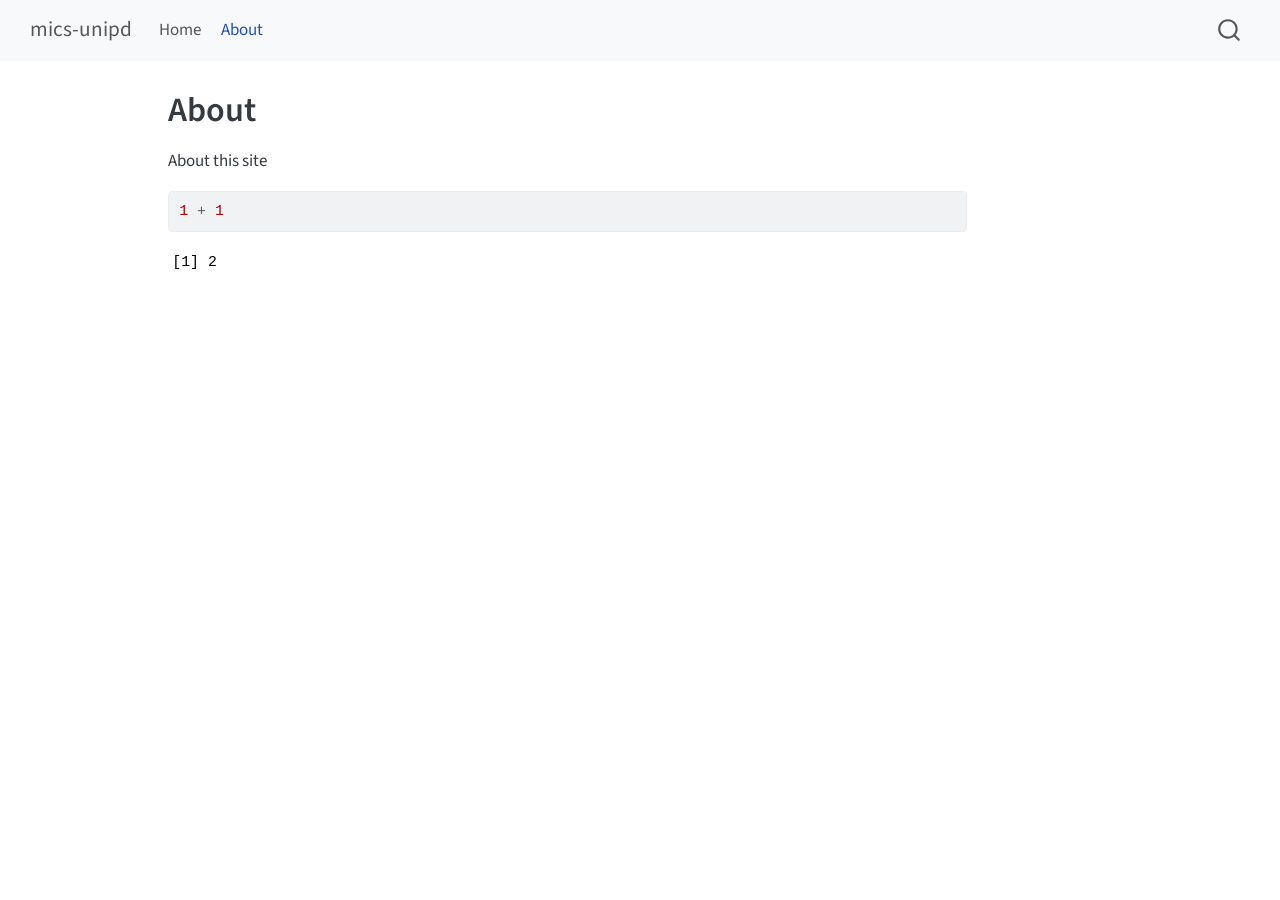
<file: _site/about.html>
<!DOCTYPE html>
<html xmlns="http://www.w3.org/1999/xhtml" lang="en" xml:lang="en"><head>

<meta charset="utf-8">
<meta name="generator" content="quarto-1.4.554">

<meta name="viewport" content="width=device-width, initial-scale=1.0, user-scalable=yes">


<title>mics-unipd - About</title>
<style>
code{white-space: pre-wrap;}
span.smallcaps{font-variant: small-caps;}
div.columns{display: flex; gap: min(4vw, 1.5em);}
div.column{flex: auto; overflow-x: auto;}
div.hanging-indent{margin-left: 1.5em; text-indent: -1.5em;}
ul.task-list{list-style: none;}
ul.task-list li input[type="checkbox"] {
  width: 0.8em;
  margin: 0 0.8em 0.2em -1em; /* quarto-specific, see https://github.com/quarto-dev/quarto-cli/issues/4556 */ 
  vertical-align: middle;
}
/* CSS for syntax highlighting */
pre > code.sourceCode { white-space: pre; position: relative; }
pre > code.sourceCode > span { line-height: 1.25; }
pre > code.sourceCode > span:empty { height: 1.2em; }
.sourceCode { overflow: visible; }
code.sourceCode > span { color: inherit; text-decoration: inherit; }
div.sourceCode { margin: 1em 0; }
pre.sourceCode { margin: 0; }
@media screen {
div.sourceCode { overflow: auto; }
}
@media print {
pre > code.sourceCode { white-space: pre-wrap; }
pre > code.sourceCode > span { text-indent: -5em; padding-left: 5em; }
}
pre.numberSource code
  { counter-reset: source-line 0; }
pre.numberSource code > span
  { position: relative; left: -4em; counter-increment: source-line; }
pre.numberSource code > span > a:first-child::before
  { content: counter(source-line);
    position: relative; left: -1em; text-align: right; vertical-align: baseline;
    border: none; display: inline-block;
    -webkit-touch-callout: none; -webkit-user-select: none;
    -khtml-user-select: none; -moz-user-select: none;
    -ms-user-select: none; user-select: none;
    padding: 0 4px; width: 4em;
  }
pre.numberSource { margin-left: 3em;  padding-left: 4px; }
div.sourceCode
  {   }
@media screen {
pre > code.sourceCode > span > a:first-child::before { text-decoration: underline; }
}
</style>


<script src="site_libs/quarto-nav/quarto-nav.js"></script>
<script src="site_libs/quarto-nav/headroom.min.js"></script>
<script src="site_libs/clipboard/clipboard.min.js"></script>
<script src="site_libs/quarto-search/autocomplete.umd.js"></script>
<script src="site_libs/quarto-search/fuse.min.js"></script>
<script src="site_libs/quarto-search/quarto-search.js"></script>
<meta name="quarto:offset" content="./">
<script src="site_libs/quarto-html/quarto.js"></script>
<script src="site_libs/quarto-html/popper.min.js"></script>
<script src="site_libs/quarto-html/tippy.umd.min.js"></script>
<script src="site_libs/quarto-html/anchor.min.js"></script>
<link href="site_libs/quarto-html/tippy.css" rel="stylesheet">
<link href="site_libs/quarto-html/quarto-syntax-highlighting.css" rel="stylesheet" id="quarto-text-highlighting-styles">
<script src="site_libs/bootstrap/bootstrap.min.js"></script>
<link href="site_libs/bootstrap/bootstrap-icons.css" rel="stylesheet">
<link href="site_libs/bootstrap/bootstrap.min.css" rel="stylesheet" id="quarto-bootstrap" data-mode="light">
<script id="quarto-search-options" type="application/json">{
  "location": "navbar",
  "copy-button": false,
  "collapse-after": 3,
  "panel-placement": "end",
  "type": "overlay",
  "limit": 50,
  "keyboard-shortcut": [
    "f",
    "/",
    "s"
  ],
  "show-item-context": false,
  "language": {
    "search-no-results-text": "No results",
    "search-matching-documents-text": "matching documents",
    "search-copy-link-title": "Copy link to search",
    "search-hide-matches-text": "Hide additional matches",
    "search-more-match-text": "more match in this document",
    "search-more-matches-text": "more matches in this document",
    "search-clear-button-title": "Clear",
    "search-text-placeholder": "",
    "search-detached-cancel-button-title": "Cancel",
    "search-submit-button-title": "Submit",
    "search-label": "Search"
  }
}</script>


<link rel="stylesheet" href="styles.css">
</head>

<body class="nav-fixed">

<div id="quarto-search-results"></div>
  <header id="quarto-header" class="headroom fixed-top">
    <nav class="navbar navbar-expand-lg " data-bs-theme="dark">
      <div class="navbar-container container-fluid">
      <div class="navbar-brand-container mx-auto">
    <a class="navbar-brand" href="./index.html">
    <span class="navbar-title">mics-unipd</span>
    </a>
  </div>
            <div id="quarto-search" class="" title="Search"></div>
          <button class="navbar-toggler" type="button" data-bs-toggle="collapse" data-bs-target="#navbarCollapse" aria-controls="navbarCollapse" aria-expanded="false" aria-label="Toggle navigation" onclick="if (window.quartoToggleHeadroom) { window.quartoToggleHeadroom(); }">
  <span class="navbar-toggler-icon"></span>
</button>
          <div class="collapse navbar-collapse" id="navbarCollapse">
            <ul class="navbar-nav navbar-nav-scroll me-auto">
  <li class="nav-item">
    <a class="nav-link" href="./index.html"> 
<span class="menu-text">Home</span></a>
  </li>  
  <li class="nav-item">
    <a class="nav-link active" href="./about.html" aria-current="page"> 
<span class="menu-text">About</span></a>
  </li>  
</ul>
          </div> <!-- /navcollapse -->
          <div class="quarto-navbar-tools">
</div>
      </div> <!-- /container-fluid -->
    </nav>
</header>
<!-- content -->
<div id="quarto-content" class="quarto-container page-columns page-rows-contents page-layout-article page-navbar">
<!-- sidebar -->
<!-- margin-sidebar -->
    <div id="quarto-margin-sidebar" class="sidebar margin-sidebar">
        
    </div>
<!-- main -->
<main class="content" id="quarto-document-content">

<header id="title-block-header" class="quarto-title-block default">
<div class="quarto-title">
<h1 class="title">About</h1>
</div>



<div class="quarto-title-meta">

    
  
    
  </div>
  


</header>


<p>About this site</p>
<div class="cell">
<div class="sourceCode cell-code" id="cb1"><pre class="sourceCode r code-with-copy"><code class="sourceCode r"><span id="cb1-1"><a href="#cb1-1" aria-hidden="true" tabindex="-1"></a><span class="dv">1</span> <span class="sc">+</span> <span class="dv">1</span></span></code><button title="Copy to Clipboard" class="code-copy-button"><i class="bi"></i></button></pre></div>
<div class="cell-output cell-output-stdout">
<pre><code>[1] 2</code></pre>
</div>
</div>



</main> <!-- /main -->
<script id="quarto-html-after-body" type="application/javascript">
window.document.addEventListener("DOMContentLoaded", function (event) {
  const toggleBodyColorMode = (bsSheetEl) => {
    const mode = bsSheetEl.getAttribute("data-mode");
    const bodyEl = window.document.querySelector("body");
    if (mode === "dark") {
      bodyEl.classList.add("quarto-dark");
      bodyEl.classList.remove("quarto-light");
    } else {
      bodyEl.classList.add("quarto-light");
      bodyEl.classList.remove("quarto-dark");
    }
  }
  const toggleBodyColorPrimary = () => {
    const bsSheetEl = window.document.querySelector("link#quarto-bootstrap");
    if (bsSheetEl) {
      toggleBodyColorMode(bsSheetEl);
    }
  }
  toggleBodyColorPrimary();  
  const icon = "";
  const anchorJS = new window.AnchorJS();
  anchorJS.options = {
    placement: 'right',
    icon: icon
  };
  anchorJS.add('.anchored');
  const isCodeAnnotation = (el) => {
    for (const clz of el.classList) {
      if (clz.startsWith('code-annotation-')) {                     
        return true;
      }
    }
    return false;
  }
  const clipboard = new window.ClipboardJS('.code-copy-button', {
    text: function(trigger) {
      const codeEl = trigger.previousElementSibling.cloneNode(true);
      for (const childEl of codeEl.children) {
        if (isCodeAnnotation(childEl)) {
          childEl.remove();
        }
      }
      return codeEl.innerText;
    }
  });
  clipboard.on('success', function(e) {
    // button target
    const button = e.trigger;
    // don't keep focus
    button.blur();
    // flash "checked"
    button.classList.add('code-copy-button-checked');
    var currentTitle = button.getAttribute("title");
    button.setAttribute("title", "Copied!");
    let tooltip;
    if (window.bootstrap) {
      button.setAttribute("data-bs-toggle", "tooltip");
      button.setAttribute("data-bs-placement", "left");
      button.setAttribute("data-bs-title", "Copied!");
      tooltip = new bootstrap.Tooltip(button, 
        { trigger: "manual", 
          customClass: "code-copy-button-tooltip",
          offset: [0, -8]});
      tooltip.show();    
    }
    setTimeout(function() {
      if (tooltip) {
        tooltip.hide();
        button.removeAttribute("data-bs-title");
        button.removeAttribute("data-bs-toggle");
        button.removeAttribute("data-bs-placement");
      }
      button.setAttribute("title", currentTitle);
      button.classList.remove('code-copy-button-checked');
    }, 1000);
    // clear code selection
    e.clearSelection();
  });
    var localhostRegex = new RegExp(/^(?:http|https):\/\/localhost\:?[0-9]*\//);
    var mailtoRegex = new RegExp(/^mailto:/);
      var filterRegex = new RegExp('/' + window.location.host + '/');
    var isInternal = (href) => {
        return filterRegex.test(href) || localhostRegex.test(href) || mailtoRegex.test(href);
    }
    // Inspect non-navigation links and adorn them if external
 	var links = window.document.querySelectorAll('a[href]:not(.nav-link):not(.navbar-brand):not(.toc-action):not(.sidebar-link):not(.sidebar-item-toggle):not(.pagination-link):not(.no-external):not([aria-hidden]):not(.dropdown-item):not(.quarto-navigation-tool)');
    for (var i=0; i<links.length; i++) {
      const link = links[i];
      if (!isInternal(link.href)) {
        // undo the damage that might have been done by quarto-nav.js in the case of
        // links that we want to consider external
        if (link.dataset.originalHref !== undefined) {
          link.href = link.dataset.originalHref;
        }
      }
    }
  function tippyHover(el, contentFn, onTriggerFn, onUntriggerFn) {
    const config = {
      allowHTML: true,
      maxWidth: 500,
      delay: 100,
      arrow: false,
      appendTo: function(el) {
          return el.parentElement;
      },
      interactive: true,
      interactiveBorder: 10,
      theme: 'quarto',
      placement: 'bottom-start',
    };
    if (contentFn) {
      config.content = contentFn;
    }
    if (onTriggerFn) {
      config.onTrigger = onTriggerFn;
    }
    if (onUntriggerFn) {
      config.onUntrigger = onUntriggerFn;
    }
    window.tippy(el, config); 
  }
  const noterefs = window.document.querySelectorAll('a[role="doc-noteref"]');
  for (var i=0; i<noterefs.length; i++) {
    const ref = noterefs[i];
    tippyHover(ref, function() {
      // use id or data attribute instead here
      let href = ref.getAttribute('data-footnote-href') || ref.getAttribute('href');
      try { href = new URL(href).hash; } catch {}
      const id = href.replace(/^#\/?/, "");
      const note = window.document.getElementById(id);
      if (note) {
        return note.innerHTML;
      } else {
        return "";
      }
    });
  }
  const xrefs = window.document.querySelectorAll('a.quarto-xref');
  const processXRef = (id, note) => {
    // Strip column container classes
    const stripColumnClz = (el) => {
      el.classList.remove("page-full", "page-columns");
      if (el.children) {
        for (const child of el.children) {
          stripColumnClz(child);
        }
      }
    }
    stripColumnClz(note)
    if (id === null || id.startsWith('sec-')) {
      // Special case sections, only their first couple elements
      const container = document.createElement("div");
      if (note.children && note.children.length > 2) {
        container.appendChild(note.children[0].cloneNode(true));
        for (let i = 1; i < note.children.length; i++) {
          const child = note.children[i];
          if (child.tagName === "P" && child.innerText === "") {
            continue;
          } else {
            container.appendChild(child.cloneNode(true));
            break;
          }
        }
        if (window.Quarto?.typesetMath) {
          window.Quarto.typesetMath(container);
        }
        return container.innerHTML
      } else {
        if (window.Quarto?.typesetMath) {
          window.Quarto.typesetMath(note);
        }
        return note.innerHTML;
      }
    } else {
      // Remove any anchor links if they are present
      const anchorLink = note.querySelector('a.anchorjs-link');
      if (anchorLink) {
        anchorLink.remove();
      }
      if (window.Quarto?.typesetMath) {
        window.Quarto.typesetMath(note);
      }
      // TODO in 1.5, we should make sure this works without a callout special case
      if (note.classList.contains("callout")) {
        return note.outerHTML;
      } else {
        return note.innerHTML;
      }
    }
  }
  for (var i=0; i<xrefs.length; i++) {
    const xref = xrefs[i];
    tippyHover(xref, undefined, function(instance) {
      instance.disable();
      let url = xref.getAttribute('href');
      let hash = undefined; 
      if (url.startsWith('#')) {
        hash = url;
      } else {
        try { hash = new URL(url).hash; } catch {}
      }
      if (hash) {
        const id = hash.replace(/^#\/?/, "");
        const note = window.document.getElementById(id);
        if (note !== null) {
          try {
            const html = processXRef(id, note.cloneNode(true));
            instance.setContent(html);
          } finally {
            instance.enable();
            instance.show();
          }
        } else {
          // See if we can fetch this
          fetch(url.split('#')[0])
          .then(res => res.text())
          .then(html => {
            const parser = new DOMParser();
            const htmlDoc = parser.parseFromString(html, "text/html");
            const note = htmlDoc.getElementById(id);
            if (note !== null) {
              const html = processXRef(id, note);
              instance.setContent(html);
            } 
          }).finally(() => {
            instance.enable();
            instance.show();
          });
        }
      } else {
        // See if we can fetch a full url (with no hash to target)
        // This is a special case and we should probably do some content thinning / targeting
        fetch(url)
        .then(res => res.text())
        .then(html => {
          const parser = new DOMParser();
          const htmlDoc = parser.parseFromString(html, "text/html");
          const note = htmlDoc.querySelector('main.content');
          if (note !== null) {
            // This should only happen for chapter cross references
            // (since there is no id in the URL)
            // remove the first header
            if (note.children.length > 0 && note.children[0].tagName === "HEADER") {
              note.children[0].remove();
            }
            const html = processXRef(null, note);
            instance.setContent(html);
          } 
        }).finally(() => {
          instance.enable();
          instance.show();
        });
      }
    }, function(instance) {
    });
  }
      let selectedAnnoteEl;
      const selectorForAnnotation = ( cell, annotation) => {
        let cellAttr = 'data-code-cell="' + cell + '"';
        let lineAttr = 'data-code-annotation="' +  annotation + '"';
        const selector = 'span[' + cellAttr + '][' + lineAttr + ']';
        return selector;
      }
      const selectCodeLines = (annoteEl) => {
        const doc = window.document;
        const targetCell = annoteEl.getAttribute("data-target-cell");
        const targetAnnotation = annoteEl.getAttribute("data-target-annotation");
        const annoteSpan = window.document.querySelector(selectorForAnnotation(targetCell, targetAnnotation));
        const lines = annoteSpan.getAttribute("data-code-lines").split(",");
        const lineIds = lines.map((line) => {
          return targetCell + "-" + line;
        })
        let top = null;
        let height = null;
        let parent = null;
        if (lineIds.length > 0) {
            //compute the position of the single el (top and bottom and make a div)
            const el = window.document.getElementById(lineIds[0]);
            top = el.offsetTop;
            height = el.offsetHeight;
            parent = el.parentElement.parentElement;
          if (lineIds.length > 1) {
            const lastEl = window.document.getElementById(lineIds[lineIds.length - 1]);
            const bottom = lastEl.offsetTop + lastEl.offsetHeight;
            height = bottom - top;
          }
          if (top !== null && height !== null && parent !== null) {
            // cook up a div (if necessary) and position it 
            let div = window.document.getElementById("code-annotation-line-highlight");
            if (div === null) {
              div = window.document.createElement("div");
              div.setAttribute("id", "code-annotation-line-highlight");
              div.style.position = 'absolute';
              parent.appendChild(div);
            }
            div.style.top = top - 2 + "px";
            div.style.height = height + 4 + "px";
            div.style.left = 0;
            let gutterDiv = window.document.getElementById("code-annotation-line-highlight-gutter");
            if (gutterDiv === null) {
              gutterDiv = window.document.createElement("div");
              gutterDiv.setAttribute("id", "code-annotation-line-highlight-gutter");
              gutterDiv.style.position = 'absolute';
              const codeCell = window.document.getElementById(targetCell);
              const gutter = codeCell.querySelector('.code-annotation-gutter');
              gutter.appendChild(gutterDiv);
            }
            gutterDiv.style.top = top - 2 + "px";
            gutterDiv.style.height = height + 4 + "px";
          }
          selectedAnnoteEl = annoteEl;
        }
      };
      const unselectCodeLines = () => {
        const elementsIds = ["code-annotation-line-highlight", "code-annotation-line-highlight-gutter"];
        elementsIds.forEach((elId) => {
          const div = window.document.getElementById(elId);
          if (div) {
            div.remove();
          }
        });
        selectedAnnoteEl = undefined;
      };
        // Handle positioning of the toggle
    window.addEventListener(
      "resize",
      throttle(() => {
        elRect = undefined;
        if (selectedAnnoteEl) {
          selectCodeLines(selectedAnnoteEl);
        }
      }, 10)
    );
    function throttle(fn, ms) {
    let throttle = false;
    let timer;
      return (...args) => {
        if(!throttle) { // first call gets through
            fn.apply(this, args);
            throttle = true;
        } else { // all the others get throttled
            if(timer) clearTimeout(timer); // cancel #2
            timer = setTimeout(() => {
              fn.apply(this, args);
              timer = throttle = false;
            }, ms);
        }
      };
    }
      // Attach click handler to the DT
      const annoteDls = window.document.querySelectorAll('dt[data-target-cell]');
      for (const annoteDlNode of annoteDls) {
        annoteDlNode.addEventListener('click', (event) => {
          const clickedEl = event.target;
          if (clickedEl !== selectedAnnoteEl) {
            unselectCodeLines();
            const activeEl = window.document.querySelector('dt[data-target-cell].code-annotation-active');
            if (activeEl) {
              activeEl.classList.remove('code-annotation-active');
            }
            selectCodeLines(clickedEl);
            clickedEl.classList.add('code-annotation-active');
          } else {
            // Unselect the line
            unselectCodeLines();
            clickedEl.classList.remove('code-annotation-active');
          }
        });
      }
  const findCites = (el) => {
    const parentEl = el.parentElement;
    if (parentEl) {
      const cites = parentEl.dataset.cites;
      if (cites) {
        return {
          el,
          cites: cites.split(' ')
        };
      } else {
        return findCites(el.parentElement)
      }
    } else {
      return undefined;
    }
  };
  var bibliorefs = window.document.querySelectorAll('a[role="doc-biblioref"]');
  for (var i=0; i<bibliorefs.length; i++) {
    const ref = bibliorefs[i];
    const citeInfo = findCites(ref);
    if (citeInfo) {
      tippyHover(citeInfo.el, function() {
        var popup = window.document.createElement('div');
        citeInfo.cites.forEach(function(cite) {
          var citeDiv = window.document.createElement('div');
          citeDiv.classList.add('hanging-indent');
          citeDiv.classList.add('csl-entry');
          var biblioDiv = window.document.getElementById('ref-' + cite);
          if (biblioDiv) {
            citeDiv.innerHTML = biblioDiv.innerHTML;
          }
          popup.appendChild(citeDiv);
        });
        return popup.innerHTML;
      });
    }
  }
});
</script>
</div> <!-- /content -->




</body></html>
</file>
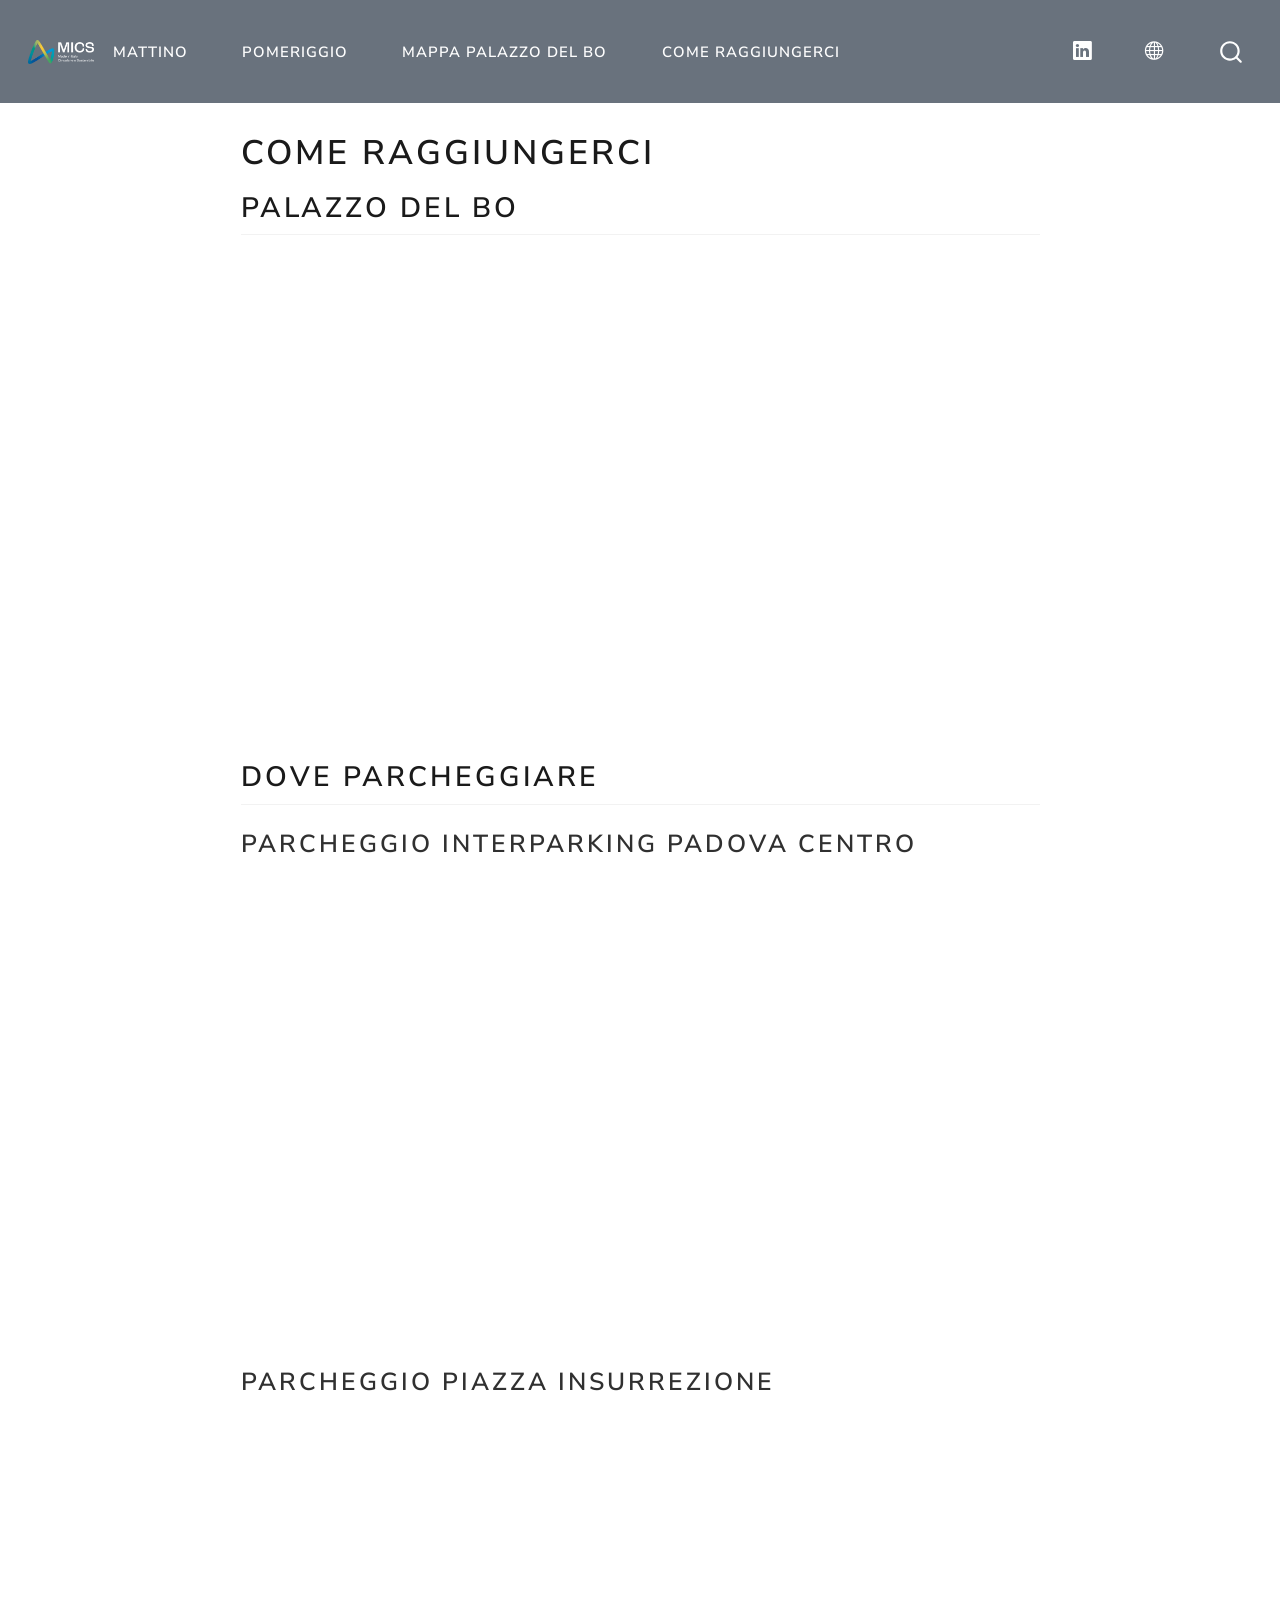
<file: docs/indicazioni.html>
<!DOCTYPE html>
<html xmlns="http://www.w3.org/1999/xhtml" lang="en" xml:lang="en"><head>

<meta charset="utf-8">
<meta name="generator" content="quarto-1.4.554">

<meta name="viewport" content="width=device-width, initial-scale=1.0, user-scalable=yes">


<title>Come Raggiungerci</title>
<style>
code{white-space: pre-wrap;}
span.smallcaps{font-variant: small-caps;}
div.columns{display: flex; gap: min(4vw, 1.5em);}
div.column{flex: auto; overflow-x: auto;}
div.hanging-indent{margin-left: 1.5em; text-indent: -1.5em;}
ul.task-list{list-style: none;}
ul.task-list li input[type="checkbox"] {
  width: 0.8em;
  margin: 0 0.8em 0.2em -1em; /* quarto-specific, see https://github.com/quarto-dev/quarto-cli/issues/4556 */ 
  vertical-align: middle;
}
</style>


<script src="site_libs/quarto-nav/quarto-nav.js"></script>
<script src="site_libs/quarto-nav/headroom.min.js"></script>
<script src="site_libs/clipboard/clipboard.min.js"></script>
<script src="site_libs/quarto-search/autocomplete.umd.js"></script>
<script src="site_libs/quarto-search/fuse.min.js"></script>
<script src="site_libs/quarto-search/quarto-search.js"></script>
<meta name="quarto:offset" content="./">
<script src="site_libs/quarto-html/quarto.js"></script>
<script src="site_libs/quarto-html/popper.min.js"></script>
<script src="site_libs/quarto-html/tippy.umd.min.js"></script>
<script src="site_libs/quarto-html/anchor.min.js"></script>
<link href="site_libs/quarto-html/tippy.css" rel="stylesheet">
<link href="site_libs/quarto-html/quarto-syntax-highlighting.css" rel="stylesheet" id="quarto-text-highlighting-styles">
<script src="site_libs/bootstrap/bootstrap.min.js"></script>
<link href="site_libs/bootstrap/bootstrap-icons.css" rel="stylesheet">
<link href="site_libs/bootstrap/bootstrap.min.css" rel="stylesheet" id="quarto-bootstrap" data-mode="light">
<script id="quarto-search-options" type="application/json">{
  "location": "navbar",
  "copy-button": false,
  "collapse-after": 3,
  "panel-placement": "end",
  "type": "overlay",
  "limit": 50,
  "keyboard-shortcut": [
    "f",
    "/",
    "s"
  ],
  "show-item-context": false,
  "language": {
    "search-no-results-text": "No results",
    "search-matching-documents-text": "matching documents",
    "search-copy-link-title": "Copy link to search",
    "search-hide-matches-text": "Hide additional matches",
    "search-more-match-text": "more match in this document",
    "search-more-matches-text": "more matches in this document",
    "search-clear-button-title": "Clear",
    "search-text-placeholder": "",
    "search-detached-cancel-button-title": "Cancel",
    "search-submit-button-title": "Submit",
    "search-label": "Search"
  }
}</script>


<link rel="stylesheet" href="styles.css">
</head>

<body class="nav-fixed fullcontent">

<div id="quarto-search-results"></div>
  <header id="quarto-header" class="headroom fixed-top">
    <nav class="navbar navbar-expand-lg " data-bs-theme="dark">
      <div class="navbar-container container-fluid">
      <div class="navbar-brand-container mx-auto">
    <a href="./index.html" class="navbar-brand navbar-brand-logo">
    <img src="./images/MICS_logo-1.png" alt="" class="navbar-logo">
    </a>
  </div>
            <div id="quarto-search" class="" title="Search"></div>
          <button class="navbar-toggler" type="button" data-bs-toggle="collapse" data-bs-target="#navbarCollapse" aria-controls="navbarCollapse" aria-expanded="false" aria-label="Toggle navigation" onclick="if (window.quartoToggleHeadroom) { window.quartoToggleHeadroom(); }">
  <span class="navbar-toggler-icon"></span>
</button>
          <div class="collapse navbar-collapse" id="navbarCollapse">
            <ul class="navbar-nav navbar-nav-scroll me-auto">
  <li class="nav-item">
    <a class="nav-link" href="./mattina.html"> 
<span class="menu-text">Mattino</span></a>
  </li>  
  <li class="nav-item">
    <a class="nav-link" href="./pomeriggio.html"> 
<span class="menu-text">Pomeriggio</span></a>
  </li>  
  <li class="nav-item">
    <a class="nav-link" href="./map.html"> 
<span class="menu-text">Mappa Palazzo del Bo</span></a>
  </li>  
  <li class="nav-item">
    <a class="nav-link active" href="./indicazioni.html" aria-current="page"> 
<span class="menu-text">Come Raggiungerci</span></a>
  </li>  
</ul>
            <ul class="navbar-nav navbar-nav-scroll ms-auto">
  <li class="nav-item compact">
    <a class="nav-link" href="https://www.linkedin.com/company/mics-made-in-italy-circolare-e-sostenibile"> <i class="bi bi-linkedin" role="img">
</i> 
<span class="menu-text"></span></a>
  </li>  
  <li class="nav-item compact">
    <a class="nav-link" href="https://www.mics.tech/"> <i class="bi bi-globe" role="img">
</i> 
<span class="menu-text"></span></a>
  </li>  
</ul>
          </div> <!-- /navcollapse -->
          <div class="quarto-navbar-tools">
</div>
      </div> <!-- /container-fluid -->
    </nav>
</header>
<!-- content -->
<div id="quarto-content" class="quarto-container page-columns page-rows-contents page-layout-article page-navbar">
<!-- sidebar -->
<!-- margin-sidebar -->
    
<!-- main -->
<main class="content" id="quarto-document-content">

<header id="title-block-header" class="quarto-title-block default">
<div class="quarto-title">
<h1 class="title">Come Raggiungerci</h1>
</div>



<div class="quarto-title-meta">

    
  
    
  </div>
  


</header>


<section id="palazzo-del-bo" class="level2">
<h2 class="anchored" data-anchor-id="palazzo-del-bo">Palazzo del Bo</h2>
<iframe src="https://www.google.com/maps/embed?pb=!1m18!1m12!1m3!1d2801.128946817653!2d11.874575977607956!3d45.40673927107286!2m3!1f0!2f0!3f0!3m2!1i1024!2i768!4f13.1!3m3!1m2!1s0x477eda505c990db3%3A0xf3145372e730e3fb!2sPalazzo%20del%20Bo!5e0!3m2!1sit!2sit!4v1718709494276!5m2!1sit!2sit" width="600" height="450" style="border:0;" allowfullscreen="" loading="lazy" referrerpolicy="no-referrer-when-downgrade">
</iframe>
</section>
<section id="dove-parcheggiare" class="level2">
<h2 class="anchored" data-anchor-id="dove-parcheggiare">Dove Parcheggiare</h2>
<section id="parcheggio-interparking-padova-centro" class="level3">
<h3 class="anchored" data-anchor-id="parcheggio-interparking-padova-centro">Parcheggio Interparking Padova Centro</h3>
<iframe src="https://www.google.com/maps/embed?pb=!1m18!1m12!1m3!1d2800.875744242172!2d11.881115577314715!3d45.41184517107319!2m3!1f0!2f0!3f0!3m2!1i1024!2i768!4f13.1!3m3!1m2!1s0x477eda5c05696749%3A0x7857e31edb14d177!2sCar%20Park%20Padua%20city%20centre!5e0!3m2!1sen!2sit!4v1718724137724!5m2!1sen!2sit" width="600" height="450" style="border:0;" allowfullscreen="" loading="lazy" referrerpolicy="no-referrer-when-downgrade">
</iframe>
</section>
<section id="parcheggio-piazza-insurrezione" class="level3">
<h3 class="anchored" data-anchor-id="parcheggio-piazza-insurrezione">Parcheggio Piazza Insurrezione</h3>
<iframe src="https://www.google.com/maps/embed?pb=!1m18!1m12!1m3!1d5601.991438277522!2d11.8752488!3d45.409425899999995!2m3!1f0!2f0!3f0!3m2!1i1024!2i768!4f13.1!3m3!1m2!1s0x477eda4536496649%3A0x4adb7a656b48bc17!2sParcheggio%20Piazza%20Insurrezione!5e0!3m2!1sit!2sit!4v1718709230026!5m2!1sit!2sit" width="600" height="450" style="border:0;" allowfullscreen="" loading="lazy" referrerpolicy="no-referrer-when-downgrade">
</iframe>


</section>
</section>

</main> <!-- /main -->
<script id="quarto-html-after-body" type="application/javascript">
window.document.addEventListener("DOMContentLoaded", function (event) {
  const toggleBodyColorMode = (bsSheetEl) => {
    const mode = bsSheetEl.getAttribute("data-mode");
    const bodyEl = window.document.querySelector("body");
    if (mode === "dark") {
      bodyEl.classList.add("quarto-dark");
      bodyEl.classList.remove("quarto-light");
    } else {
      bodyEl.classList.add("quarto-light");
      bodyEl.classList.remove("quarto-dark");
    }
  }
  const toggleBodyColorPrimary = () => {
    const bsSheetEl = window.document.querySelector("link#quarto-bootstrap");
    if (bsSheetEl) {
      toggleBodyColorMode(bsSheetEl);
    }
  }
  toggleBodyColorPrimary();  
  const icon = "";
  const anchorJS = new window.AnchorJS();
  anchorJS.options = {
    placement: 'right',
    icon: icon
  };
  anchorJS.add('.anchored');
  const isCodeAnnotation = (el) => {
    for (const clz of el.classList) {
      if (clz.startsWith('code-annotation-')) {                     
        return true;
      }
    }
    return false;
  }
  const clipboard = new window.ClipboardJS('.code-copy-button', {
    text: function(trigger) {
      const codeEl = trigger.previousElementSibling.cloneNode(true);
      for (const childEl of codeEl.children) {
        if (isCodeAnnotation(childEl)) {
          childEl.remove();
        }
      }
      return codeEl.innerText;
    }
  });
  clipboard.on('success', function(e) {
    // button target
    const button = e.trigger;
    // don't keep focus
    button.blur();
    // flash "checked"
    button.classList.add('code-copy-button-checked');
    var currentTitle = button.getAttribute("title");
    button.setAttribute("title", "Copied!");
    let tooltip;
    if (window.bootstrap) {
      button.setAttribute("data-bs-toggle", "tooltip");
      button.setAttribute("data-bs-placement", "left");
      button.setAttribute("data-bs-title", "Copied!");
      tooltip = new bootstrap.Tooltip(button, 
        { trigger: "manual", 
          customClass: "code-copy-button-tooltip",
          offset: [0, -8]});
      tooltip.show();    
    }
    setTimeout(function() {
      if (tooltip) {
        tooltip.hide();
        button.removeAttribute("data-bs-title");
        button.removeAttribute("data-bs-toggle");
        button.removeAttribute("data-bs-placement");
      }
      button.setAttribute("title", currentTitle);
      button.classList.remove('code-copy-button-checked');
    }, 1000);
    // clear code selection
    e.clearSelection();
  });
    var localhostRegex = new RegExp(/^(?:http|https):\/\/localhost\:?[0-9]*\//);
    var mailtoRegex = new RegExp(/^mailto:/);
      var filterRegex = new RegExp('/' + window.location.host + '/');
    var isInternal = (href) => {
        return filterRegex.test(href) || localhostRegex.test(href) || mailtoRegex.test(href);
    }
    // Inspect non-navigation links and adorn them if external
 	var links = window.document.querySelectorAll('a[href]:not(.nav-link):not(.navbar-brand):not(.toc-action):not(.sidebar-link):not(.sidebar-item-toggle):not(.pagination-link):not(.no-external):not([aria-hidden]):not(.dropdown-item):not(.quarto-navigation-tool)');
    for (var i=0; i<links.length; i++) {
      const link = links[i];
      if (!isInternal(link.href)) {
        // undo the damage that might have been done by quarto-nav.js in the case of
        // links that we want to consider external
        if (link.dataset.originalHref !== undefined) {
          link.href = link.dataset.originalHref;
        }
      }
    }
  function tippyHover(el, contentFn, onTriggerFn, onUntriggerFn) {
    const config = {
      allowHTML: true,
      maxWidth: 500,
      delay: 100,
      arrow: false,
      appendTo: function(el) {
          return el.parentElement;
      },
      interactive: true,
      interactiveBorder: 10,
      theme: 'quarto',
      placement: 'bottom-start',
    };
    if (contentFn) {
      config.content = contentFn;
    }
    if (onTriggerFn) {
      config.onTrigger = onTriggerFn;
    }
    if (onUntriggerFn) {
      config.onUntrigger = onUntriggerFn;
    }
    window.tippy(el, config); 
  }
  const noterefs = window.document.querySelectorAll('a[role="doc-noteref"]');
  for (var i=0; i<noterefs.length; i++) {
    const ref = noterefs[i];
    tippyHover(ref, function() {
      // use id or data attribute instead here
      let href = ref.getAttribute('data-footnote-href') || ref.getAttribute('href');
      try { href = new URL(href).hash; } catch {}
      const id = href.replace(/^#\/?/, "");
      const note = window.document.getElementById(id);
      if (note) {
        return note.innerHTML;
      } else {
        return "";
      }
    });
  }
  const xrefs = window.document.querySelectorAll('a.quarto-xref');
  const processXRef = (id, note) => {
    // Strip column container classes
    const stripColumnClz = (el) => {
      el.classList.remove("page-full", "page-columns");
      if (el.children) {
        for (const child of el.children) {
          stripColumnClz(child);
        }
      }
    }
    stripColumnClz(note)
    if (id === null || id.startsWith('sec-')) {
      // Special case sections, only their first couple elements
      const container = document.createElement("div");
      if (note.children && note.children.length > 2) {
        container.appendChild(note.children[0].cloneNode(true));
        for (let i = 1; i < note.children.length; i++) {
          const child = note.children[i];
          if (child.tagName === "P" && child.innerText === "") {
            continue;
          } else {
            container.appendChild(child.cloneNode(true));
            break;
          }
        }
        if (window.Quarto?.typesetMath) {
          window.Quarto.typesetMath(container);
        }
        return container.innerHTML
      } else {
        if (window.Quarto?.typesetMath) {
          window.Quarto.typesetMath(note);
        }
        return note.innerHTML;
      }
    } else {
      // Remove any anchor links if they are present
      const anchorLink = note.querySelector('a.anchorjs-link');
      if (anchorLink) {
        anchorLink.remove();
      }
      if (window.Quarto?.typesetMath) {
        window.Quarto.typesetMath(note);
      }
      // TODO in 1.5, we should make sure this works without a callout special case
      if (note.classList.contains("callout")) {
        return note.outerHTML;
      } else {
        return note.innerHTML;
      }
    }
  }
  for (var i=0; i<xrefs.length; i++) {
    const xref = xrefs[i];
    tippyHover(xref, undefined, function(instance) {
      instance.disable();
      let url = xref.getAttribute('href');
      let hash = undefined; 
      if (url.startsWith('#')) {
        hash = url;
      } else {
        try { hash = new URL(url).hash; } catch {}
      }
      if (hash) {
        const id = hash.replace(/^#\/?/, "");
        const note = window.document.getElementById(id);
        if (note !== null) {
          try {
            const html = processXRef(id, note.cloneNode(true));
            instance.setContent(html);
          } finally {
            instance.enable();
            instance.show();
          }
        } else {
          // See if we can fetch this
          fetch(url.split('#')[0])
          .then(res => res.text())
          .then(html => {
            const parser = new DOMParser();
            const htmlDoc = parser.parseFromString(html, "text/html");
            const note = htmlDoc.getElementById(id);
            if (note !== null) {
              const html = processXRef(id, note);
              instance.setContent(html);
            } 
          }).finally(() => {
            instance.enable();
            instance.show();
          });
        }
      } else {
        // See if we can fetch a full url (with no hash to target)
        // This is a special case and we should probably do some content thinning / targeting
        fetch(url)
        .then(res => res.text())
        .then(html => {
          const parser = new DOMParser();
          const htmlDoc = parser.parseFromString(html, "text/html");
          const note = htmlDoc.querySelector('main.content');
          if (note !== null) {
            // This should only happen for chapter cross references
            // (since there is no id in the URL)
            // remove the first header
            if (note.children.length > 0 && note.children[0].tagName === "HEADER") {
              note.children[0].remove();
            }
            const html = processXRef(null, note);
            instance.setContent(html);
          } 
        }).finally(() => {
          instance.enable();
          instance.show();
        });
      }
    }, function(instance) {
    });
  }
      let selectedAnnoteEl;
      const selectorForAnnotation = ( cell, annotation) => {
        let cellAttr = 'data-code-cell="' + cell + '"';
        let lineAttr = 'data-code-annotation="' +  annotation + '"';
        const selector = 'span[' + cellAttr + '][' + lineAttr + ']';
        return selector;
      }
      const selectCodeLines = (annoteEl) => {
        const doc = window.document;
        const targetCell = annoteEl.getAttribute("data-target-cell");
        const targetAnnotation = annoteEl.getAttribute("data-target-annotation");
        const annoteSpan = window.document.querySelector(selectorForAnnotation(targetCell, targetAnnotation));
        const lines = annoteSpan.getAttribute("data-code-lines").split(",");
        const lineIds = lines.map((line) => {
          return targetCell + "-" + line;
        })
        let top = null;
        let height = null;
        let parent = null;
        if (lineIds.length > 0) {
            //compute the position of the single el (top and bottom and make a div)
            const el = window.document.getElementById(lineIds[0]);
            top = el.offsetTop;
            height = el.offsetHeight;
            parent = el.parentElement.parentElement;
          if (lineIds.length > 1) {
            const lastEl = window.document.getElementById(lineIds[lineIds.length - 1]);
            const bottom = lastEl.offsetTop + lastEl.offsetHeight;
            height = bottom - top;
          }
          if (top !== null && height !== null && parent !== null) {
            // cook up a div (if necessary) and position it 
            let div = window.document.getElementById("code-annotation-line-highlight");
            if (div === null) {
              div = window.document.createElement("div");
              div.setAttribute("id", "code-annotation-line-highlight");
              div.style.position = 'absolute';
              parent.appendChild(div);
            }
            div.style.top = top - 2 + "px";
            div.style.height = height + 4 + "px";
            div.style.left = 0;
            let gutterDiv = window.document.getElementById("code-annotation-line-highlight-gutter");
            if (gutterDiv === null) {
              gutterDiv = window.document.createElement("div");
              gutterDiv.setAttribute("id", "code-annotation-line-highlight-gutter");
              gutterDiv.style.position = 'absolute';
              const codeCell = window.document.getElementById(targetCell);
              const gutter = codeCell.querySelector('.code-annotation-gutter');
              gutter.appendChild(gutterDiv);
            }
            gutterDiv.style.top = top - 2 + "px";
            gutterDiv.style.height = height + 4 + "px";
          }
          selectedAnnoteEl = annoteEl;
        }
      };
      const unselectCodeLines = () => {
        const elementsIds = ["code-annotation-line-highlight", "code-annotation-line-highlight-gutter"];
        elementsIds.forEach((elId) => {
          const div = window.document.getElementById(elId);
          if (div) {
            div.remove();
          }
        });
        selectedAnnoteEl = undefined;
      };
        // Handle positioning of the toggle
    window.addEventListener(
      "resize",
      throttle(() => {
        elRect = undefined;
        if (selectedAnnoteEl) {
          selectCodeLines(selectedAnnoteEl);
        }
      }, 10)
    );
    function throttle(fn, ms) {
    let throttle = false;
    let timer;
      return (...args) => {
        if(!throttle) { // first call gets through
            fn.apply(this, args);
            throttle = true;
        } else { // all the others get throttled
            if(timer) clearTimeout(timer); // cancel #2
            timer = setTimeout(() => {
              fn.apply(this, args);
              timer = throttle = false;
            }, ms);
        }
      };
    }
      // Attach click handler to the DT
      const annoteDls = window.document.querySelectorAll('dt[data-target-cell]');
      for (const annoteDlNode of annoteDls) {
        annoteDlNode.addEventListener('click', (event) => {
          const clickedEl = event.target;
          if (clickedEl !== selectedAnnoteEl) {
            unselectCodeLines();
            const activeEl = window.document.querySelector('dt[data-target-cell].code-annotation-active');
            if (activeEl) {
              activeEl.classList.remove('code-annotation-active');
            }
            selectCodeLines(clickedEl);
            clickedEl.classList.add('code-annotation-active');
          } else {
            // Unselect the line
            unselectCodeLines();
            clickedEl.classList.remove('code-annotation-active');
          }
        });
      }
  const findCites = (el) => {
    const parentEl = el.parentElement;
    if (parentEl) {
      const cites = parentEl.dataset.cites;
      if (cites) {
        return {
          el,
          cites: cites.split(' ')
        };
      } else {
        return findCites(el.parentElement)
      }
    } else {
      return undefined;
    }
  };
  var bibliorefs = window.document.querySelectorAll('a[role="doc-biblioref"]');
  for (var i=0; i<bibliorefs.length; i++) {
    const ref = bibliorefs[i];
    const citeInfo = findCites(ref);
    if (citeInfo) {
      tippyHover(citeInfo.el, function() {
        var popup = window.document.createElement('div');
        citeInfo.cites.forEach(function(cite) {
          var citeDiv = window.document.createElement('div');
          citeDiv.classList.add('hanging-indent');
          citeDiv.classList.add('csl-entry');
          var biblioDiv = window.document.getElementById('ref-' + cite);
          if (biblioDiv) {
            citeDiv.innerHTML = biblioDiv.innerHTML;
          }
          popup.appendChild(citeDiv);
        });
        return popup.innerHTML;
      });
    }
  }
});
</script>
</div> <!-- /content -->




</body></html>
</file>
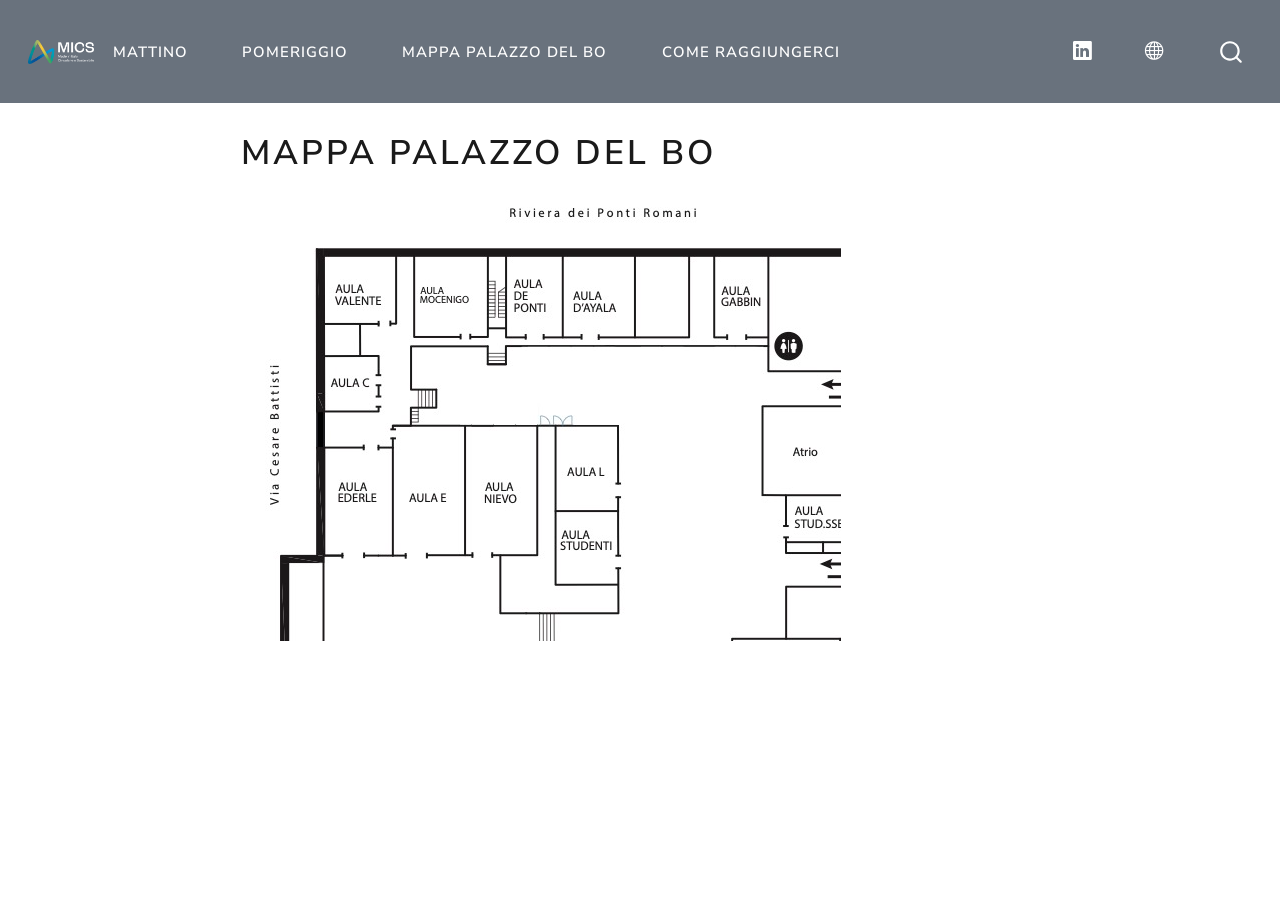
<file: docs/map.html>
<!DOCTYPE html>
<html xmlns="http://www.w3.org/1999/xhtml" lang="en" xml:lang="en"><head>

<meta charset="utf-8">
<meta name="generator" content="quarto-1.4.554">

<meta name="viewport" content="width=device-width, initial-scale=1.0, user-scalable=yes">


<title>Mappa Palazzo del Bo</title>
<style>
code{white-space: pre-wrap;}
span.smallcaps{font-variant: small-caps;}
div.columns{display: flex; gap: min(4vw, 1.5em);}
div.column{flex: auto; overflow-x: auto;}
div.hanging-indent{margin-left: 1.5em; text-indent: -1.5em;}
ul.task-list{list-style: none;}
ul.task-list li input[type="checkbox"] {
  width: 0.8em;
  margin: 0 0.8em 0.2em -1em; /* quarto-specific, see https://github.com/quarto-dev/quarto-cli/issues/4556 */ 
  vertical-align: middle;
}
</style>


<script src="site_libs/quarto-nav/quarto-nav.js"></script>
<script src="site_libs/quarto-nav/headroom.min.js"></script>
<script src="site_libs/clipboard/clipboard.min.js"></script>
<script src="site_libs/quarto-search/autocomplete.umd.js"></script>
<script src="site_libs/quarto-search/fuse.min.js"></script>
<script src="site_libs/quarto-search/quarto-search.js"></script>
<meta name="quarto:offset" content="./">
<script src="site_libs/quarto-html/quarto.js"></script>
<script src="site_libs/quarto-html/popper.min.js"></script>
<script src="site_libs/quarto-html/tippy.umd.min.js"></script>
<script src="site_libs/quarto-html/anchor.min.js"></script>
<link href="site_libs/quarto-html/tippy.css" rel="stylesheet">
<link href="site_libs/quarto-html/quarto-syntax-highlighting.css" rel="stylesheet" id="quarto-text-highlighting-styles">
<script src="site_libs/bootstrap/bootstrap.min.js"></script>
<link href="site_libs/bootstrap/bootstrap-icons.css" rel="stylesheet">
<link href="site_libs/bootstrap/bootstrap.min.css" rel="stylesheet" id="quarto-bootstrap" data-mode="light">
<script id="quarto-search-options" type="application/json">{
  "location": "navbar",
  "copy-button": false,
  "collapse-after": 3,
  "panel-placement": "end",
  "type": "overlay",
  "limit": 50,
  "keyboard-shortcut": [
    "f",
    "/",
    "s"
  ],
  "show-item-context": false,
  "language": {
    "search-no-results-text": "No results",
    "search-matching-documents-text": "matching documents",
    "search-copy-link-title": "Copy link to search",
    "search-hide-matches-text": "Hide additional matches",
    "search-more-match-text": "more match in this document",
    "search-more-matches-text": "more matches in this document",
    "search-clear-button-title": "Clear",
    "search-text-placeholder": "",
    "search-detached-cancel-button-title": "Cancel",
    "search-submit-button-title": "Submit",
    "search-label": "Search"
  }
}</script>


<link rel="stylesheet" href="styles.css">
</head>

<body class="nav-fixed fullcontent">

<div id="quarto-search-results"></div>
  <header id="quarto-header" class="headroom fixed-top">
    <nav class="navbar navbar-expand-lg " data-bs-theme="dark">
      <div class="navbar-container container-fluid">
      <div class="navbar-brand-container mx-auto">
    <a href="./index.html" class="navbar-brand navbar-brand-logo">
    <img src="./images/MICS_logo-1.png" alt="" class="navbar-logo">
    </a>
  </div>
            <div id="quarto-search" class="" title="Search"></div>
          <button class="navbar-toggler" type="button" data-bs-toggle="collapse" data-bs-target="#navbarCollapse" aria-controls="navbarCollapse" aria-expanded="false" aria-label="Toggle navigation" onclick="if (window.quartoToggleHeadroom) { window.quartoToggleHeadroom(); }">
  <span class="navbar-toggler-icon"></span>
</button>
          <div class="collapse navbar-collapse" id="navbarCollapse">
            <ul class="navbar-nav navbar-nav-scroll me-auto">
  <li class="nav-item">
    <a class="nav-link" href="./mattina.html"> 
<span class="menu-text">Mattino</span></a>
  </li>  
  <li class="nav-item">
    <a class="nav-link" href="./pomeriggio.html"> 
<span class="menu-text">Pomeriggio</span></a>
  </li>  
  <li class="nav-item">
    <a class="nav-link active" href="./map.html" aria-current="page"> 
<span class="menu-text">Mappa Palazzo del Bo</span></a>
  </li>  
  <li class="nav-item">
    <a class="nav-link" href="./indicazioni.html"> 
<span class="menu-text">Come Raggiungerci</span></a>
  </li>  
</ul>
            <ul class="navbar-nav navbar-nav-scroll ms-auto">
  <li class="nav-item compact">
    <a class="nav-link" href="https://www.linkedin.com/company/mics-made-in-italy-circolare-e-sostenibile"> <i class="bi bi-linkedin" role="img">
</i> 
<span class="menu-text"></span></a>
  </li>  
  <li class="nav-item compact">
    <a class="nav-link" href="https://www.mics.tech/"> <i class="bi bi-globe" role="img">
</i> 
<span class="menu-text"></span></a>
  </li>  
</ul>
          </div> <!-- /navcollapse -->
          <div class="quarto-navbar-tools">
</div>
      </div> <!-- /container-fluid -->
    </nav>
</header>
<!-- content -->
<div id="quarto-content" class="quarto-container page-columns page-rows-contents page-layout-article page-navbar">
<!-- sidebar -->
<!-- margin-sidebar -->
    
<!-- main -->
<main class="content" id="quarto-document-content">

<header id="title-block-header" class="quarto-title-block default">
<div class="quarto-title">
<h1 class="title">Mappa Palazzo del Bo</h1>
</div>



<div class="quarto-title-meta">

    
  
    
  </div>
  


</header>


<iframe src="images/mappaBo.jpg" width="600" height="450" style="border:0;" allowfullscreen="" loading="lazy" referrerpolicy="no-referrer-when-downgrade">
</iframe>



</main> <!-- /main -->
<script id="quarto-html-after-body" type="application/javascript">
window.document.addEventListener("DOMContentLoaded", function (event) {
  const toggleBodyColorMode = (bsSheetEl) => {
    const mode = bsSheetEl.getAttribute("data-mode");
    const bodyEl = window.document.querySelector("body");
    if (mode === "dark") {
      bodyEl.classList.add("quarto-dark");
      bodyEl.classList.remove("quarto-light");
    } else {
      bodyEl.classList.add("quarto-light");
      bodyEl.classList.remove("quarto-dark");
    }
  }
  const toggleBodyColorPrimary = () => {
    const bsSheetEl = window.document.querySelector("link#quarto-bootstrap");
    if (bsSheetEl) {
      toggleBodyColorMode(bsSheetEl);
    }
  }
  toggleBodyColorPrimary();  
  const icon = "";
  const anchorJS = new window.AnchorJS();
  anchorJS.options = {
    placement: 'right',
    icon: icon
  };
  anchorJS.add('.anchored');
  const isCodeAnnotation = (el) => {
    for (const clz of el.classList) {
      if (clz.startsWith('code-annotation-')) {                     
        return true;
      }
    }
    return false;
  }
  const clipboard = new window.ClipboardJS('.code-copy-button', {
    text: function(trigger) {
      const codeEl = trigger.previousElementSibling.cloneNode(true);
      for (const childEl of codeEl.children) {
        if (isCodeAnnotation(childEl)) {
          childEl.remove();
        }
      }
      return codeEl.innerText;
    }
  });
  clipboard.on('success', function(e) {
    // button target
    const button = e.trigger;
    // don't keep focus
    button.blur();
    // flash "checked"
    button.classList.add('code-copy-button-checked');
    var currentTitle = button.getAttribute("title");
    button.setAttribute("title", "Copied!");
    let tooltip;
    if (window.bootstrap) {
      button.setAttribute("data-bs-toggle", "tooltip");
      button.setAttribute("data-bs-placement", "left");
      button.setAttribute("data-bs-title", "Copied!");
      tooltip = new bootstrap.Tooltip(button, 
        { trigger: "manual", 
          customClass: "code-copy-button-tooltip",
          offset: [0, -8]});
      tooltip.show();    
    }
    setTimeout(function() {
      if (tooltip) {
        tooltip.hide();
        button.removeAttribute("data-bs-title");
        button.removeAttribute("data-bs-toggle");
        button.removeAttribute("data-bs-placement");
      }
      button.setAttribute("title", currentTitle);
      button.classList.remove('code-copy-button-checked');
    }, 1000);
    // clear code selection
    e.clearSelection();
  });
    var localhostRegex = new RegExp(/^(?:http|https):\/\/localhost\:?[0-9]*\//);
    var mailtoRegex = new RegExp(/^mailto:/);
      var filterRegex = new RegExp('/' + window.location.host + '/');
    var isInternal = (href) => {
        return filterRegex.test(href) || localhostRegex.test(href) || mailtoRegex.test(href);
    }
    // Inspect non-navigation links and adorn them if external
 	var links = window.document.querySelectorAll('a[href]:not(.nav-link):not(.navbar-brand):not(.toc-action):not(.sidebar-link):not(.sidebar-item-toggle):not(.pagination-link):not(.no-external):not([aria-hidden]):not(.dropdown-item):not(.quarto-navigation-tool)');
    for (var i=0; i<links.length; i++) {
      const link = links[i];
      if (!isInternal(link.href)) {
        // undo the damage that might have been done by quarto-nav.js in the case of
        // links that we want to consider external
        if (link.dataset.originalHref !== undefined) {
          link.href = link.dataset.originalHref;
        }
      }
    }
  function tippyHover(el, contentFn, onTriggerFn, onUntriggerFn) {
    const config = {
      allowHTML: true,
      maxWidth: 500,
      delay: 100,
      arrow: false,
      appendTo: function(el) {
          return el.parentElement;
      },
      interactive: true,
      interactiveBorder: 10,
      theme: 'quarto',
      placement: 'bottom-start',
    };
    if (contentFn) {
      config.content = contentFn;
    }
    if (onTriggerFn) {
      config.onTrigger = onTriggerFn;
    }
    if (onUntriggerFn) {
      config.onUntrigger = onUntriggerFn;
    }
    window.tippy(el, config); 
  }
  const noterefs = window.document.querySelectorAll('a[role="doc-noteref"]');
  for (var i=0; i<noterefs.length; i++) {
    const ref = noterefs[i];
    tippyHover(ref, function() {
      // use id or data attribute instead here
      let href = ref.getAttribute('data-footnote-href') || ref.getAttribute('href');
      try { href = new URL(href).hash; } catch {}
      const id = href.replace(/^#\/?/, "");
      const note = window.document.getElementById(id);
      if (note) {
        return note.innerHTML;
      } else {
        return "";
      }
    });
  }
  const xrefs = window.document.querySelectorAll('a.quarto-xref');
  const processXRef = (id, note) => {
    // Strip column container classes
    const stripColumnClz = (el) => {
      el.classList.remove("page-full", "page-columns");
      if (el.children) {
        for (const child of el.children) {
          stripColumnClz(child);
        }
      }
    }
    stripColumnClz(note)
    if (id === null || id.startsWith('sec-')) {
      // Special case sections, only their first couple elements
      const container = document.createElement("div");
      if (note.children && note.children.length > 2) {
        container.appendChild(note.children[0].cloneNode(true));
        for (let i = 1; i < note.children.length; i++) {
          const child = note.children[i];
          if (child.tagName === "P" && child.innerText === "") {
            continue;
          } else {
            container.appendChild(child.cloneNode(true));
            break;
          }
        }
        if (window.Quarto?.typesetMath) {
          window.Quarto.typesetMath(container);
        }
        return container.innerHTML
      } else {
        if (window.Quarto?.typesetMath) {
          window.Quarto.typesetMath(note);
        }
        return note.innerHTML;
      }
    } else {
      // Remove any anchor links if they are present
      const anchorLink = note.querySelector('a.anchorjs-link');
      if (anchorLink) {
        anchorLink.remove();
      }
      if (window.Quarto?.typesetMath) {
        window.Quarto.typesetMath(note);
      }
      // TODO in 1.5, we should make sure this works without a callout special case
      if (note.classList.contains("callout")) {
        return note.outerHTML;
      } else {
        return note.innerHTML;
      }
    }
  }
  for (var i=0; i<xrefs.length; i++) {
    const xref = xrefs[i];
    tippyHover(xref, undefined, function(instance) {
      instance.disable();
      let url = xref.getAttribute('href');
      let hash = undefined; 
      if (url.startsWith('#')) {
        hash = url;
      } else {
        try { hash = new URL(url).hash; } catch {}
      }
      if (hash) {
        const id = hash.replace(/^#\/?/, "");
        const note = window.document.getElementById(id);
        if (note !== null) {
          try {
            const html = processXRef(id, note.cloneNode(true));
            instance.setContent(html);
          } finally {
            instance.enable();
            instance.show();
          }
        } else {
          // See if we can fetch this
          fetch(url.split('#')[0])
          .then(res => res.text())
          .then(html => {
            const parser = new DOMParser();
            const htmlDoc = parser.parseFromString(html, "text/html");
            const note = htmlDoc.getElementById(id);
            if (note !== null) {
              const html = processXRef(id, note);
              instance.setContent(html);
            } 
          }).finally(() => {
            instance.enable();
            instance.show();
          });
        }
      } else {
        // See if we can fetch a full url (with no hash to target)
        // This is a special case and we should probably do some content thinning / targeting
        fetch(url)
        .then(res => res.text())
        .then(html => {
          const parser = new DOMParser();
          const htmlDoc = parser.parseFromString(html, "text/html");
          const note = htmlDoc.querySelector('main.content');
          if (note !== null) {
            // This should only happen for chapter cross references
            // (since there is no id in the URL)
            // remove the first header
            if (note.children.length > 0 && note.children[0].tagName === "HEADER") {
              note.children[0].remove();
            }
            const html = processXRef(null, note);
            instance.setContent(html);
          } 
        }).finally(() => {
          instance.enable();
          instance.show();
        });
      }
    }, function(instance) {
    });
  }
      let selectedAnnoteEl;
      const selectorForAnnotation = ( cell, annotation) => {
        let cellAttr = 'data-code-cell="' + cell + '"';
        let lineAttr = 'data-code-annotation="' +  annotation + '"';
        const selector = 'span[' + cellAttr + '][' + lineAttr + ']';
        return selector;
      }
      const selectCodeLines = (annoteEl) => {
        const doc = window.document;
        const targetCell = annoteEl.getAttribute("data-target-cell");
        const targetAnnotation = annoteEl.getAttribute("data-target-annotation");
        const annoteSpan = window.document.querySelector(selectorForAnnotation(targetCell, targetAnnotation));
        const lines = annoteSpan.getAttribute("data-code-lines").split(",");
        const lineIds = lines.map((line) => {
          return targetCell + "-" + line;
        })
        let top = null;
        let height = null;
        let parent = null;
        if (lineIds.length > 0) {
            //compute the position of the single el (top and bottom and make a div)
            const el = window.document.getElementById(lineIds[0]);
            top = el.offsetTop;
            height = el.offsetHeight;
            parent = el.parentElement.parentElement;
          if (lineIds.length > 1) {
            const lastEl = window.document.getElementById(lineIds[lineIds.length - 1]);
            const bottom = lastEl.offsetTop + lastEl.offsetHeight;
            height = bottom - top;
          }
          if (top !== null && height !== null && parent !== null) {
            // cook up a div (if necessary) and position it 
            let div = window.document.getElementById("code-annotation-line-highlight");
            if (div === null) {
              div = window.document.createElement("div");
              div.setAttribute("id", "code-annotation-line-highlight");
              div.style.position = 'absolute';
              parent.appendChild(div);
            }
            div.style.top = top - 2 + "px";
            div.style.height = height + 4 + "px";
            div.style.left = 0;
            let gutterDiv = window.document.getElementById("code-annotation-line-highlight-gutter");
            if (gutterDiv === null) {
              gutterDiv = window.document.createElement("div");
              gutterDiv.setAttribute("id", "code-annotation-line-highlight-gutter");
              gutterDiv.style.position = 'absolute';
              const codeCell = window.document.getElementById(targetCell);
              const gutter = codeCell.querySelector('.code-annotation-gutter');
              gutter.appendChild(gutterDiv);
            }
            gutterDiv.style.top = top - 2 + "px";
            gutterDiv.style.height = height + 4 + "px";
          }
          selectedAnnoteEl = annoteEl;
        }
      };
      const unselectCodeLines = () => {
        const elementsIds = ["code-annotation-line-highlight", "code-annotation-line-highlight-gutter"];
        elementsIds.forEach((elId) => {
          const div = window.document.getElementById(elId);
          if (div) {
            div.remove();
          }
        });
        selectedAnnoteEl = undefined;
      };
        // Handle positioning of the toggle
    window.addEventListener(
      "resize",
      throttle(() => {
        elRect = undefined;
        if (selectedAnnoteEl) {
          selectCodeLines(selectedAnnoteEl);
        }
      }, 10)
    );
    function throttle(fn, ms) {
    let throttle = false;
    let timer;
      return (...args) => {
        if(!throttle) { // first call gets through
            fn.apply(this, args);
            throttle = true;
        } else { // all the others get throttled
            if(timer) clearTimeout(timer); // cancel #2
            timer = setTimeout(() => {
              fn.apply(this, args);
              timer = throttle = false;
            }, ms);
        }
      };
    }
      // Attach click handler to the DT
      const annoteDls = window.document.querySelectorAll('dt[data-target-cell]');
      for (const annoteDlNode of annoteDls) {
        annoteDlNode.addEventListener('click', (event) => {
          const clickedEl = event.target;
          if (clickedEl !== selectedAnnoteEl) {
            unselectCodeLines();
            const activeEl = window.document.querySelector('dt[data-target-cell].code-annotation-active');
            if (activeEl) {
              activeEl.classList.remove('code-annotation-active');
            }
            selectCodeLines(clickedEl);
            clickedEl.classList.add('code-annotation-active');
          } else {
            // Unselect the line
            unselectCodeLines();
            clickedEl.classList.remove('code-annotation-active');
          }
        });
      }
  const findCites = (el) => {
    const parentEl = el.parentElement;
    if (parentEl) {
      const cites = parentEl.dataset.cites;
      if (cites) {
        return {
          el,
          cites: cites.split(' ')
        };
      } else {
        return findCites(el.parentElement)
      }
    } else {
      return undefined;
    }
  };
  var bibliorefs = window.document.querySelectorAll('a[role="doc-biblioref"]');
  for (var i=0; i<bibliorefs.length; i++) {
    const ref = bibliorefs[i];
    const citeInfo = findCites(ref);
    if (citeInfo) {
      tippyHover(citeInfo.el, function() {
        var popup = window.document.createElement('div');
        citeInfo.cites.forEach(function(cite) {
          var citeDiv = window.document.createElement('div');
          citeDiv.classList.add('hanging-indent');
          citeDiv.classList.add('csl-entry');
          var biblioDiv = window.document.getElementById('ref-' + cite);
          if (biblioDiv) {
            citeDiv.innerHTML = biblioDiv.innerHTML;
          }
          popup.appendChild(citeDiv);
        });
        return popup.innerHTML;
      });
    }
  }
});
</script>
</div> <!-- /content -->




</body></html>
</file>
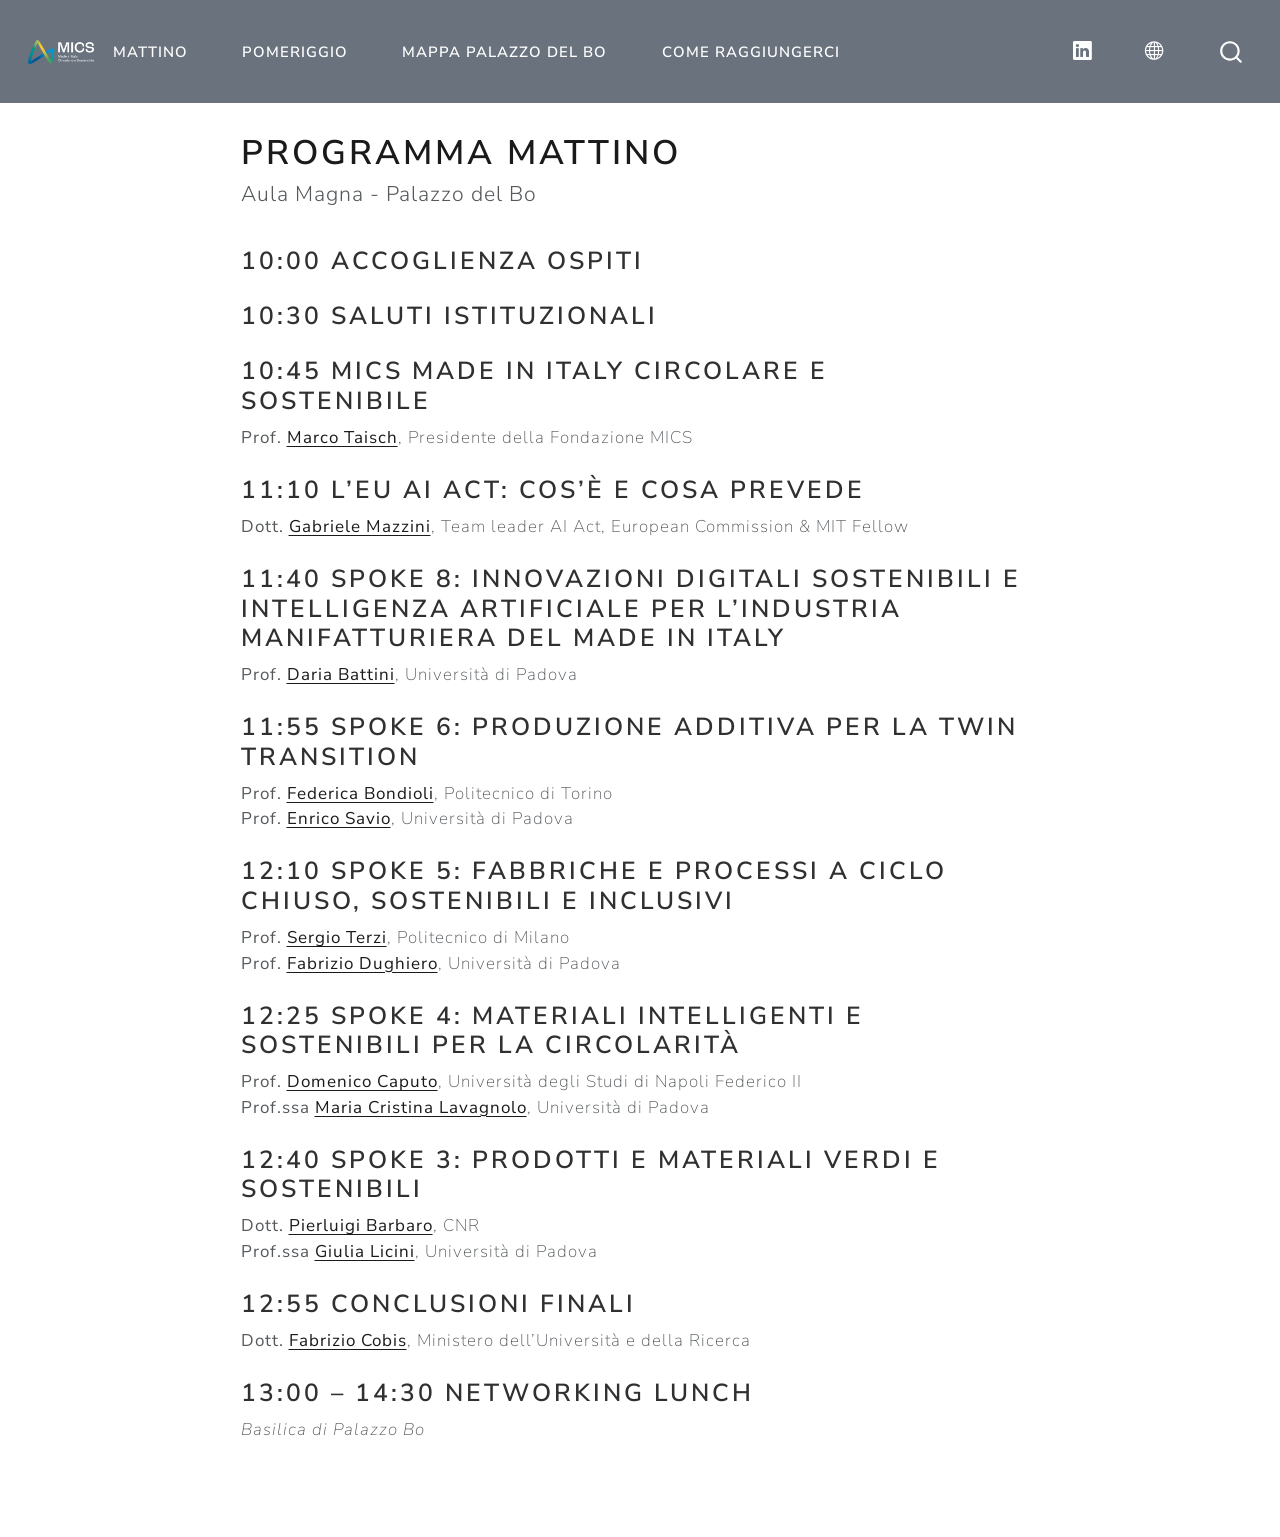
<file: docs/mattina.html>
<!DOCTYPE html>
<html xmlns="http://www.w3.org/1999/xhtml" lang="en" xml:lang="en"><head>

<meta charset="utf-8">
<meta name="generator" content="quarto-1.4.554">

<meta name="viewport" content="width=device-width, initial-scale=1.0, user-scalable=yes">


<title>Programma Mattino</title>
<style>
code{white-space: pre-wrap;}
span.smallcaps{font-variant: small-caps;}
div.columns{display: flex; gap: min(4vw, 1.5em);}
div.column{flex: auto; overflow-x: auto;}
div.hanging-indent{margin-left: 1.5em; text-indent: -1.5em;}
ul.task-list{list-style: none;}
ul.task-list li input[type="checkbox"] {
  width: 0.8em;
  margin: 0 0.8em 0.2em -1em; /* quarto-specific, see https://github.com/quarto-dev/quarto-cli/issues/4556 */ 
  vertical-align: middle;
}
</style>


<script src="site_libs/quarto-nav/quarto-nav.js"></script>
<script src="site_libs/quarto-nav/headroom.min.js"></script>
<script src="site_libs/clipboard/clipboard.min.js"></script>
<script src="site_libs/quarto-search/autocomplete.umd.js"></script>
<script src="site_libs/quarto-search/fuse.min.js"></script>
<script src="site_libs/quarto-search/quarto-search.js"></script>
<meta name="quarto:offset" content="./">
<script src="site_libs/quarto-html/quarto.js"></script>
<script src="site_libs/quarto-html/popper.min.js"></script>
<script src="site_libs/quarto-html/tippy.umd.min.js"></script>
<script src="site_libs/quarto-html/anchor.min.js"></script>
<link href="site_libs/quarto-html/tippy.css" rel="stylesheet">
<link href="site_libs/quarto-html/quarto-syntax-highlighting.css" rel="stylesheet" id="quarto-text-highlighting-styles">
<script src="site_libs/bootstrap/bootstrap.min.js"></script>
<link href="site_libs/bootstrap/bootstrap-icons.css" rel="stylesheet">
<link href="site_libs/bootstrap/bootstrap.min.css" rel="stylesheet" id="quarto-bootstrap" data-mode="light">
<script id="quarto-search-options" type="application/json">{
  "location": "navbar",
  "copy-button": false,
  "collapse-after": 3,
  "panel-placement": "end",
  "type": "overlay",
  "limit": 50,
  "keyboard-shortcut": [
    "f",
    "/",
    "s"
  ],
  "show-item-context": false,
  "language": {
    "search-no-results-text": "No results",
    "search-matching-documents-text": "matching documents",
    "search-copy-link-title": "Copy link to search",
    "search-hide-matches-text": "Hide additional matches",
    "search-more-match-text": "more match in this document",
    "search-more-matches-text": "more matches in this document",
    "search-clear-button-title": "Clear",
    "search-text-placeholder": "",
    "search-detached-cancel-button-title": "Cancel",
    "search-submit-button-title": "Submit",
    "search-label": "Search"
  }
}</script>


<link rel="stylesheet" href="styles.css">
</head>

<body class="nav-fixed fullcontent">

<div id="quarto-search-results"></div>
  <header id="quarto-header" class="headroom fixed-top">
    <nav class="navbar navbar-expand-lg " data-bs-theme="dark">
      <div class="navbar-container container-fluid">
      <div class="navbar-brand-container mx-auto">
    <a href="./index.html" class="navbar-brand navbar-brand-logo">
    <img src="./images/MICS_logo-1.png" alt="" class="navbar-logo">
    </a>
  </div>
            <div id="quarto-search" class="" title="Search"></div>
          <button class="navbar-toggler" type="button" data-bs-toggle="collapse" data-bs-target="#navbarCollapse" aria-controls="navbarCollapse" aria-expanded="false" aria-label="Toggle navigation" onclick="if (window.quartoToggleHeadroom) { window.quartoToggleHeadroom(); }">
  <span class="navbar-toggler-icon"></span>
</button>
          <div class="collapse navbar-collapse" id="navbarCollapse">
            <ul class="navbar-nav navbar-nav-scroll me-auto">
  <li class="nav-item">
    <a class="nav-link active" href="./mattina.html" aria-current="page"> 
<span class="menu-text">Mattino</span></a>
  </li>  
  <li class="nav-item">
    <a class="nav-link" href="./pomeriggio.html"> 
<span class="menu-text">Pomeriggio</span></a>
  </li>  
  <li class="nav-item">
    <a class="nav-link" href="./map.html"> 
<span class="menu-text">Mappa Palazzo del Bo</span></a>
  </li>  
  <li class="nav-item">
    <a class="nav-link" href="./indicazioni.html"> 
<span class="menu-text">Come Raggiungerci</span></a>
  </li>  
</ul>
            <ul class="navbar-nav navbar-nav-scroll ms-auto">
  <li class="nav-item compact">
    <a class="nav-link" href="https://www.linkedin.com/company/mics-made-in-italy-circolare-e-sostenibile"> <i class="bi bi-linkedin" role="img">
</i> 
<span class="menu-text"></span></a>
  </li>  
  <li class="nav-item compact">
    <a class="nav-link" href="https://www.mics.tech/"> <i class="bi bi-globe" role="img">
</i> 
<span class="menu-text"></span></a>
  </li>  
</ul>
          </div> <!-- /navcollapse -->
          <div class="quarto-navbar-tools">
</div>
      </div> <!-- /container-fluid -->
    </nav>
</header>
<!-- content -->
<div id="quarto-content" class="quarto-container page-columns page-rows-contents page-layout-article page-navbar">
<!-- sidebar -->
<!-- margin-sidebar -->
    
<!-- main -->
<main class="content" id="quarto-document-content">

<header id="title-block-header" class="quarto-title-block default">
<div class="quarto-title">
<h1 class="title">Programma Mattino</h1>
<p class="subtitle lead">Aula Magna - Palazzo del Bo</p>
</div>



<div class="quarto-title-meta">

    
  
    
  </div>
  


</header>


<section id="accoglienza-ospiti" class="level3">
<h3 class="anchored" data-anchor-id="accoglienza-ospiti">10:00 Accoglienza ospiti</h3>
</section>
<section id="saluti-istituzionali" class="level3">
<h3 class="anchored" data-anchor-id="saluti-istituzionali">10:30 Saluti istituzionali</h3>
</section>
<section id="mics-made-in-italy-circolare-e-sostenibile" class="level3">
<h3 class="anchored" data-anchor-id="mics-made-in-italy-circolare-e-sostenibile">10:45 MICS Made in Italy Circolare e Sostenibile</h3>
<p><strong>Prof.&nbsp;<a href="https://it.linkedin.com/in/marcotaisch">Marco Taisch</a></strong>, Presidente della Fondazione MICS</p>
</section>
<section id="leu-ai-act-cosè-e-cosa-prevede" class="level3">
<h3 class="anchored" data-anchor-id="leu-ai-act-cosè-e-cosa-prevede">11:10 L’EU AI Act: cos’è e cosa prevede</h3>
<p><strong>Dott. <a href="https://www.linkedin.com/in/gabriele-mazzini-2baa948/">Gabriele Mazzini</a></strong>, Team leader AI Act, European Commission &amp; MIT Fellow</p>
</section>
<section id="spoke-8-innovazioni-digitali-sostenibili-e-intelligenza-artificiale-per-lindustria-manifatturiera-del-made-in-italy" class="level3">
<h3 class="anchored" data-anchor-id="spoke-8-innovazioni-digitali-sostenibili-e-intelligenza-artificiale-per-lindustria-manifatturiera-del-made-in-italy">11:40 Spoke 8: innovazioni digitali sostenibili e Intelligenza Artificiale per l’industria manifatturiera del Made in Italy</h3>
<p><strong>Prof.&nbsp;<a href="https://www.linkedin.com/in/daria-battini-b7664011/">Daria Battini</a></strong>, Università di Padova</p>
</section>
<section id="spoke-6-produzione-additiva-per-la-twin-transition" class="level3">
<h3 class="anchored" data-anchor-id="spoke-6-produzione-additiva-per-la-twin-transition">11:55 Spoke 6: Produzione additiva per la Twin Transition</h3>
<p><strong>Prof.&nbsp;<a href="https://www.linkedin.com/in/federica-bondioli-123002a/">Federica Bondioli</a></strong>, Politecnico di Torino<br>
<strong>Prof.&nbsp;<a href="https://www.linkedin.com/in/enricosavio/">Enrico Savio</a></strong>, Università di Padova</p>
</section>
<section id="spoke-5-fabbriche-e-processi-a-ciclo-chiuso-sostenibili-e-inclusivi" class="level3">
<h3 class="anchored" data-anchor-id="spoke-5-fabbriche-e-processi-a-ciclo-chiuso-sostenibili-e-inclusivi">12:10 Spoke 5: Fabbriche e processi a ciclo chiuso, sostenibili e inclusivi</h3>
<p><strong>Prof.&nbsp;<a href="https://www.linkedin.com/in/sergioterzi/">Sergio Terzi</a></strong>, Politecnico di Milano<br>
<strong>Prof.&nbsp;<a href="https://www.linkedin.com/in/fabrizio-dughiero-2b770721/">Fabrizio Dughiero</a></strong>, Università di Padova</p>
</section>
<section id="spoke-4-materiali-intelligenti-e-sostenibili-per-la-circolarità" class="level3">
<h3 class="anchored" data-anchor-id="spoke-4-materiali-intelligenti-e-sostenibili-per-la-circolarità">12:25 Spoke 4: Materiali intelligenti e sostenibili per la circolarità</h3>
<p><strong>Prof.&nbsp;<a href="https://www.linkedin.com/in/domenico-caputo-98867a2/">Domenico Caputo</a></strong>, Università degli Studi di Napoli Federico II<br>
<strong>Prof.ssa <a href="https://www.linkedin.com/in/maria-cristina-lavagnolo-1208397a/">Maria Cristina Lavagnolo</a></strong>, Università di Padova</p>
</section>
<section id="spoke-3-prodotti-e-materiali-verdi-e-sostenibili" class="level3">
<h3 class="anchored" data-anchor-id="spoke-3-prodotti-e-materiali-verdi-e-sostenibili">12:40 Spoke 3: Prodotti e materiali verdi e sostenibili</h3>
<p><strong>Dott. <a href="https://www.linkedin.com/in/pierluigi-barbaro-53540675/">Pierluigi Barbaro</a></strong>, CNR<br>
<strong>Prof.ssa <a href="https://www.linkedin.com/in/giulia-licini-0357589/">Giulia Licini</a></strong>, Università di Padova</p>
</section>
<section id="conclusioni-finali" class="level3">
<h3 class="anchored" data-anchor-id="conclusioni-finali">12:55 Conclusioni finali</h3>
<p><strong>Dott. <a href="https://www.linkedin.com/in/fabrizio-cobis-6a88ba12/">Fabrizio Cobis</a></strong>, Ministero dell’Università e della Ricerca</p>
</section>
<section id="networking-lunch" class="level3">
<h3 class="anchored" data-anchor-id="networking-lunch">13:00 – 14:30 Networking lunch</h3>
<p><em>Basilica di Palazzo Bo</em></p>


</section>

</main> <!-- /main -->
<script id="quarto-html-after-body" type="application/javascript">
window.document.addEventListener("DOMContentLoaded", function (event) {
  const toggleBodyColorMode = (bsSheetEl) => {
    const mode = bsSheetEl.getAttribute("data-mode");
    const bodyEl = window.document.querySelector("body");
    if (mode === "dark") {
      bodyEl.classList.add("quarto-dark");
      bodyEl.classList.remove("quarto-light");
    } else {
      bodyEl.classList.add("quarto-light");
      bodyEl.classList.remove("quarto-dark");
    }
  }
  const toggleBodyColorPrimary = () => {
    const bsSheetEl = window.document.querySelector("link#quarto-bootstrap");
    if (bsSheetEl) {
      toggleBodyColorMode(bsSheetEl);
    }
  }
  toggleBodyColorPrimary();  
  const icon = "";
  const anchorJS = new window.AnchorJS();
  anchorJS.options = {
    placement: 'right',
    icon: icon
  };
  anchorJS.add('.anchored');
  const isCodeAnnotation = (el) => {
    for (const clz of el.classList) {
      if (clz.startsWith('code-annotation-')) {                     
        return true;
      }
    }
    return false;
  }
  const clipboard = new window.ClipboardJS('.code-copy-button', {
    text: function(trigger) {
      const codeEl = trigger.previousElementSibling.cloneNode(true);
      for (const childEl of codeEl.children) {
        if (isCodeAnnotation(childEl)) {
          childEl.remove();
        }
      }
      return codeEl.innerText;
    }
  });
  clipboard.on('success', function(e) {
    // button target
    const button = e.trigger;
    // don't keep focus
    button.blur();
    // flash "checked"
    button.classList.add('code-copy-button-checked');
    var currentTitle = button.getAttribute("title");
    button.setAttribute("title", "Copied!");
    let tooltip;
    if (window.bootstrap) {
      button.setAttribute("data-bs-toggle", "tooltip");
      button.setAttribute("data-bs-placement", "left");
      button.setAttribute("data-bs-title", "Copied!");
      tooltip = new bootstrap.Tooltip(button, 
        { trigger: "manual", 
          customClass: "code-copy-button-tooltip",
          offset: [0, -8]});
      tooltip.show();    
    }
    setTimeout(function() {
      if (tooltip) {
        tooltip.hide();
        button.removeAttribute("data-bs-title");
        button.removeAttribute("data-bs-toggle");
        button.removeAttribute("data-bs-placement");
      }
      button.setAttribute("title", currentTitle);
      button.classList.remove('code-copy-button-checked');
    }, 1000);
    // clear code selection
    e.clearSelection();
  });
    var localhostRegex = new RegExp(/^(?:http|https):\/\/localhost\:?[0-9]*\//);
    var mailtoRegex = new RegExp(/^mailto:/);
      var filterRegex = new RegExp('/' + window.location.host + '/');
    var isInternal = (href) => {
        return filterRegex.test(href) || localhostRegex.test(href) || mailtoRegex.test(href);
    }
    // Inspect non-navigation links and adorn them if external
 	var links = window.document.querySelectorAll('a[href]:not(.nav-link):not(.navbar-brand):not(.toc-action):not(.sidebar-link):not(.sidebar-item-toggle):not(.pagination-link):not(.no-external):not([aria-hidden]):not(.dropdown-item):not(.quarto-navigation-tool)');
    for (var i=0; i<links.length; i++) {
      const link = links[i];
      if (!isInternal(link.href)) {
        // undo the damage that might have been done by quarto-nav.js in the case of
        // links that we want to consider external
        if (link.dataset.originalHref !== undefined) {
          link.href = link.dataset.originalHref;
        }
      }
    }
  function tippyHover(el, contentFn, onTriggerFn, onUntriggerFn) {
    const config = {
      allowHTML: true,
      maxWidth: 500,
      delay: 100,
      arrow: false,
      appendTo: function(el) {
          return el.parentElement;
      },
      interactive: true,
      interactiveBorder: 10,
      theme: 'quarto',
      placement: 'bottom-start',
    };
    if (contentFn) {
      config.content = contentFn;
    }
    if (onTriggerFn) {
      config.onTrigger = onTriggerFn;
    }
    if (onUntriggerFn) {
      config.onUntrigger = onUntriggerFn;
    }
    window.tippy(el, config); 
  }
  const noterefs = window.document.querySelectorAll('a[role="doc-noteref"]');
  for (var i=0; i<noterefs.length; i++) {
    const ref = noterefs[i];
    tippyHover(ref, function() {
      // use id or data attribute instead here
      let href = ref.getAttribute('data-footnote-href') || ref.getAttribute('href');
      try { href = new URL(href).hash; } catch {}
      const id = href.replace(/^#\/?/, "");
      const note = window.document.getElementById(id);
      if (note) {
        return note.innerHTML;
      } else {
        return "";
      }
    });
  }
  const xrefs = window.document.querySelectorAll('a.quarto-xref');
  const processXRef = (id, note) => {
    // Strip column container classes
    const stripColumnClz = (el) => {
      el.classList.remove("page-full", "page-columns");
      if (el.children) {
        for (const child of el.children) {
          stripColumnClz(child);
        }
      }
    }
    stripColumnClz(note)
    if (id === null || id.startsWith('sec-')) {
      // Special case sections, only their first couple elements
      const container = document.createElement("div");
      if (note.children && note.children.length > 2) {
        container.appendChild(note.children[0].cloneNode(true));
        for (let i = 1; i < note.children.length; i++) {
          const child = note.children[i];
          if (child.tagName === "P" && child.innerText === "") {
            continue;
          } else {
            container.appendChild(child.cloneNode(true));
            break;
          }
        }
        if (window.Quarto?.typesetMath) {
          window.Quarto.typesetMath(container);
        }
        return container.innerHTML
      } else {
        if (window.Quarto?.typesetMath) {
          window.Quarto.typesetMath(note);
        }
        return note.innerHTML;
      }
    } else {
      // Remove any anchor links if they are present
      const anchorLink = note.querySelector('a.anchorjs-link');
      if (anchorLink) {
        anchorLink.remove();
      }
      if (window.Quarto?.typesetMath) {
        window.Quarto.typesetMath(note);
      }
      // TODO in 1.5, we should make sure this works without a callout special case
      if (note.classList.contains("callout")) {
        return note.outerHTML;
      } else {
        return note.innerHTML;
      }
    }
  }
  for (var i=0; i<xrefs.length; i++) {
    const xref = xrefs[i];
    tippyHover(xref, undefined, function(instance) {
      instance.disable();
      let url = xref.getAttribute('href');
      let hash = undefined; 
      if (url.startsWith('#')) {
        hash = url;
      } else {
        try { hash = new URL(url).hash; } catch {}
      }
      if (hash) {
        const id = hash.replace(/^#\/?/, "");
        const note = window.document.getElementById(id);
        if (note !== null) {
          try {
            const html = processXRef(id, note.cloneNode(true));
            instance.setContent(html);
          } finally {
            instance.enable();
            instance.show();
          }
        } else {
          // See if we can fetch this
          fetch(url.split('#')[0])
          .then(res => res.text())
          .then(html => {
            const parser = new DOMParser();
            const htmlDoc = parser.parseFromString(html, "text/html");
            const note = htmlDoc.getElementById(id);
            if (note !== null) {
              const html = processXRef(id, note);
              instance.setContent(html);
            } 
          }).finally(() => {
            instance.enable();
            instance.show();
          });
        }
      } else {
        // See if we can fetch a full url (with no hash to target)
        // This is a special case and we should probably do some content thinning / targeting
        fetch(url)
        .then(res => res.text())
        .then(html => {
          const parser = new DOMParser();
          const htmlDoc = parser.parseFromString(html, "text/html");
          const note = htmlDoc.querySelector('main.content');
          if (note !== null) {
            // This should only happen for chapter cross references
            // (since there is no id in the URL)
            // remove the first header
            if (note.children.length > 0 && note.children[0].tagName === "HEADER") {
              note.children[0].remove();
            }
            const html = processXRef(null, note);
            instance.setContent(html);
          } 
        }).finally(() => {
          instance.enable();
          instance.show();
        });
      }
    }, function(instance) {
    });
  }
      let selectedAnnoteEl;
      const selectorForAnnotation = ( cell, annotation) => {
        let cellAttr = 'data-code-cell="' + cell + '"';
        let lineAttr = 'data-code-annotation="' +  annotation + '"';
        const selector = 'span[' + cellAttr + '][' + lineAttr + ']';
        return selector;
      }
      const selectCodeLines = (annoteEl) => {
        const doc = window.document;
        const targetCell = annoteEl.getAttribute("data-target-cell");
        const targetAnnotation = annoteEl.getAttribute("data-target-annotation");
        const annoteSpan = window.document.querySelector(selectorForAnnotation(targetCell, targetAnnotation));
        const lines = annoteSpan.getAttribute("data-code-lines").split(",");
        const lineIds = lines.map((line) => {
          return targetCell + "-" + line;
        })
        let top = null;
        let height = null;
        let parent = null;
        if (lineIds.length > 0) {
            //compute the position of the single el (top and bottom and make a div)
            const el = window.document.getElementById(lineIds[0]);
            top = el.offsetTop;
            height = el.offsetHeight;
            parent = el.parentElement.parentElement;
          if (lineIds.length > 1) {
            const lastEl = window.document.getElementById(lineIds[lineIds.length - 1]);
            const bottom = lastEl.offsetTop + lastEl.offsetHeight;
            height = bottom - top;
          }
          if (top !== null && height !== null && parent !== null) {
            // cook up a div (if necessary) and position it 
            let div = window.document.getElementById("code-annotation-line-highlight");
            if (div === null) {
              div = window.document.createElement("div");
              div.setAttribute("id", "code-annotation-line-highlight");
              div.style.position = 'absolute';
              parent.appendChild(div);
            }
            div.style.top = top - 2 + "px";
            div.style.height = height + 4 + "px";
            div.style.left = 0;
            let gutterDiv = window.document.getElementById("code-annotation-line-highlight-gutter");
            if (gutterDiv === null) {
              gutterDiv = window.document.createElement("div");
              gutterDiv.setAttribute("id", "code-annotation-line-highlight-gutter");
              gutterDiv.style.position = 'absolute';
              const codeCell = window.document.getElementById(targetCell);
              const gutter = codeCell.querySelector('.code-annotation-gutter');
              gutter.appendChild(gutterDiv);
            }
            gutterDiv.style.top = top - 2 + "px";
            gutterDiv.style.height = height + 4 + "px";
          }
          selectedAnnoteEl = annoteEl;
        }
      };
      const unselectCodeLines = () => {
        const elementsIds = ["code-annotation-line-highlight", "code-annotation-line-highlight-gutter"];
        elementsIds.forEach((elId) => {
          const div = window.document.getElementById(elId);
          if (div) {
            div.remove();
          }
        });
        selectedAnnoteEl = undefined;
      };
        // Handle positioning of the toggle
    window.addEventListener(
      "resize",
      throttle(() => {
        elRect = undefined;
        if (selectedAnnoteEl) {
          selectCodeLines(selectedAnnoteEl);
        }
      }, 10)
    );
    function throttle(fn, ms) {
    let throttle = false;
    let timer;
      return (...args) => {
        if(!throttle) { // first call gets through
            fn.apply(this, args);
            throttle = true;
        } else { // all the others get throttled
            if(timer) clearTimeout(timer); // cancel #2
            timer = setTimeout(() => {
              fn.apply(this, args);
              timer = throttle = false;
            }, ms);
        }
      };
    }
      // Attach click handler to the DT
      const annoteDls = window.document.querySelectorAll('dt[data-target-cell]');
      for (const annoteDlNode of annoteDls) {
        annoteDlNode.addEventListener('click', (event) => {
          const clickedEl = event.target;
          if (clickedEl !== selectedAnnoteEl) {
            unselectCodeLines();
            const activeEl = window.document.querySelector('dt[data-target-cell].code-annotation-active');
            if (activeEl) {
              activeEl.classList.remove('code-annotation-active');
            }
            selectCodeLines(clickedEl);
            clickedEl.classList.add('code-annotation-active');
          } else {
            // Unselect the line
            unselectCodeLines();
            clickedEl.classList.remove('code-annotation-active');
          }
        });
      }
  const findCites = (el) => {
    const parentEl = el.parentElement;
    if (parentEl) {
      const cites = parentEl.dataset.cites;
      if (cites) {
        return {
          el,
          cites: cites.split(' ')
        };
      } else {
        return findCites(el.parentElement)
      }
    } else {
      return undefined;
    }
  };
  var bibliorefs = window.document.querySelectorAll('a[role="doc-biblioref"]');
  for (var i=0; i<bibliorefs.length; i++) {
    const ref = bibliorefs[i];
    const citeInfo = findCites(ref);
    if (citeInfo) {
      tippyHover(citeInfo.el, function() {
        var popup = window.document.createElement('div');
        citeInfo.cites.forEach(function(cite) {
          var citeDiv = window.document.createElement('div');
          citeDiv.classList.add('hanging-indent');
          citeDiv.classList.add('csl-entry');
          var biblioDiv = window.document.getElementById('ref-' + cite);
          if (biblioDiv) {
            citeDiv.innerHTML = biblioDiv.innerHTML;
          }
          popup.appendChild(citeDiv);
        });
        return popup.innerHTML;
      });
    }
  }
});
</script>
</div> <!-- /content -->




</body></html>
</file>
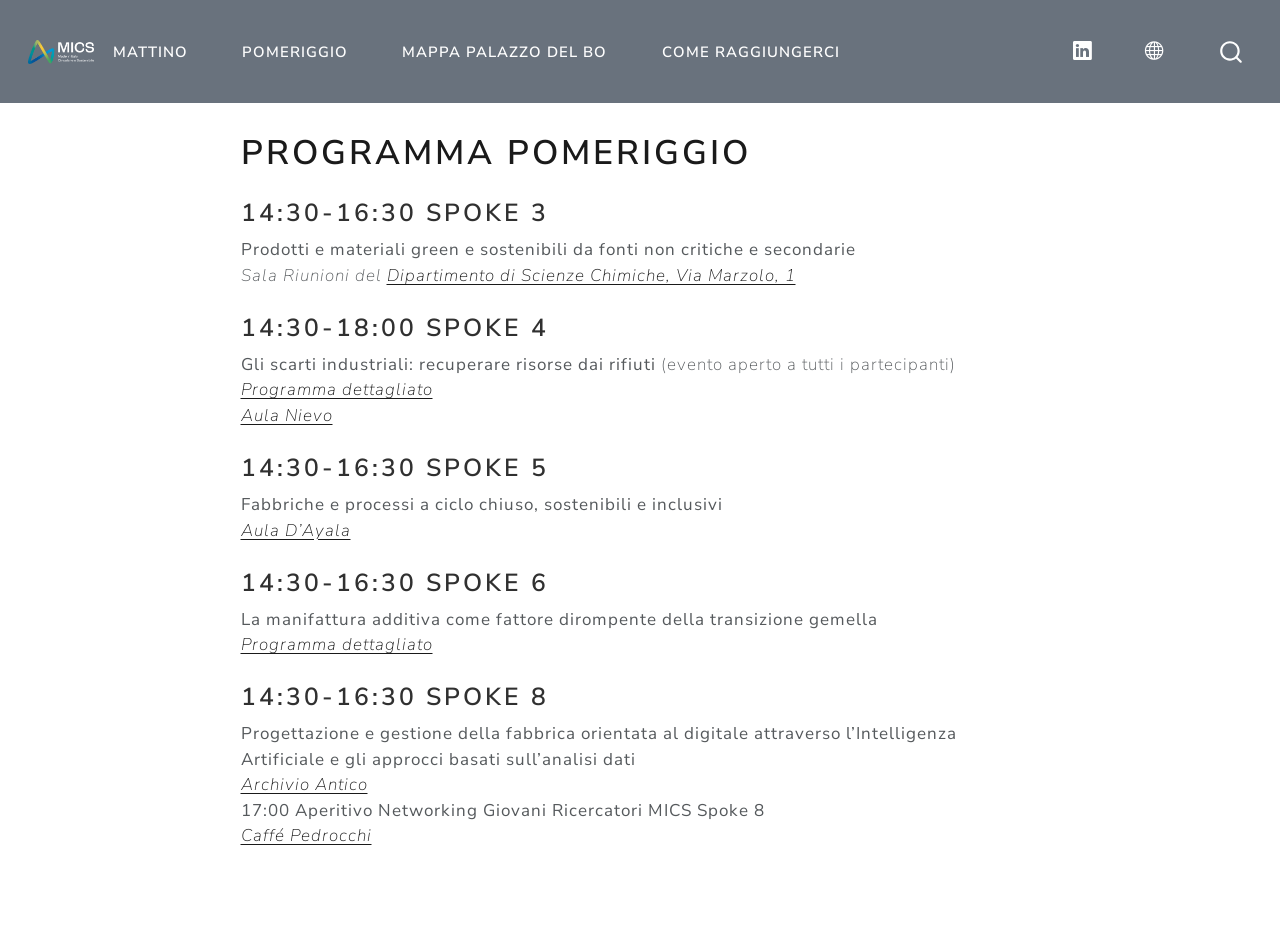
<file: docs/pomeriggio.html>
<!DOCTYPE html>
<html xmlns="http://www.w3.org/1999/xhtml" lang="en" xml:lang="en"><head>

<meta charset="utf-8">
<meta name="generator" content="quarto-1.4.554">

<meta name="viewport" content="width=device-width, initial-scale=1.0, user-scalable=yes">


<title>Programma Pomeriggio</title>
<style>
code{white-space: pre-wrap;}
span.smallcaps{font-variant: small-caps;}
div.columns{display: flex; gap: min(4vw, 1.5em);}
div.column{flex: auto; overflow-x: auto;}
div.hanging-indent{margin-left: 1.5em; text-indent: -1.5em;}
ul.task-list{list-style: none;}
ul.task-list li input[type="checkbox"] {
  width: 0.8em;
  margin: 0 0.8em 0.2em -1em; /* quarto-specific, see https://github.com/quarto-dev/quarto-cli/issues/4556 */ 
  vertical-align: middle;
}
</style>


<script src="site_libs/quarto-nav/quarto-nav.js"></script>
<script src="site_libs/quarto-nav/headroom.min.js"></script>
<script src="site_libs/clipboard/clipboard.min.js"></script>
<script src="site_libs/quarto-search/autocomplete.umd.js"></script>
<script src="site_libs/quarto-search/fuse.min.js"></script>
<script src="site_libs/quarto-search/quarto-search.js"></script>
<meta name="quarto:offset" content="./">
<script src="site_libs/quarto-html/quarto.js"></script>
<script src="site_libs/quarto-html/popper.min.js"></script>
<script src="site_libs/quarto-html/tippy.umd.min.js"></script>
<script src="site_libs/quarto-html/anchor.min.js"></script>
<link href="site_libs/quarto-html/tippy.css" rel="stylesheet">
<link href="site_libs/quarto-html/quarto-syntax-highlighting.css" rel="stylesheet" id="quarto-text-highlighting-styles">
<script src="site_libs/bootstrap/bootstrap.min.js"></script>
<link href="site_libs/bootstrap/bootstrap-icons.css" rel="stylesheet">
<link href="site_libs/bootstrap/bootstrap.min.css" rel="stylesheet" id="quarto-bootstrap" data-mode="light">
<script id="quarto-search-options" type="application/json">{
  "location": "navbar",
  "copy-button": false,
  "collapse-after": 3,
  "panel-placement": "end",
  "type": "overlay",
  "limit": 50,
  "keyboard-shortcut": [
    "f",
    "/",
    "s"
  ],
  "show-item-context": false,
  "language": {
    "search-no-results-text": "No results",
    "search-matching-documents-text": "matching documents",
    "search-copy-link-title": "Copy link to search",
    "search-hide-matches-text": "Hide additional matches",
    "search-more-match-text": "more match in this document",
    "search-more-matches-text": "more matches in this document",
    "search-clear-button-title": "Clear",
    "search-text-placeholder": "",
    "search-detached-cancel-button-title": "Cancel",
    "search-submit-button-title": "Submit",
    "search-label": "Search"
  }
}</script>


<link rel="stylesheet" href="styles.css">
</head>

<body class="nav-fixed fullcontent">

<div id="quarto-search-results"></div>
  <header id="quarto-header" class="headroom fixed-top">
    <nav class="navbar navbar-expand-lg " data-bs-theme="dark">
      <div class="navbar-container container-fluid">
      <div class="navbar-brand-container mx-auto">
    <a href="./index.html" class="navbar-brand navbar-brand-logo">
    <img src="./images/MICS_logo-1.png" alt="" class="navbar-logo">
    </a>
  </div>
            <div id="quarto-search" class="" title="Search"></div>
          <button class="navbar-toggler" type="button" data-bs-toggle="collapse" data-bs-target="#navbarCollapse" aria-controls="navbarCollapse" aria-expanded="false" aria-label="Toggle navigation" onclick="if (window.quartoToggleHeadroom) { window.quartoToggleHeadroom(); }">
  <span class="navbar-toggler-icon"></span>
</button>
          <div class="collapse navbar-collapse" id="navbarCollapse">
            <ul class="navbar-nav navbar-nav-scroll me-auto">
  <li class="nav-item">
    <a class="nav-link" href="./mattina.html"> 
<span class="menu-text">Mattino</span></a>
  </li>  
  <li class="nav-item">
    <a class="nav-link active" href="./pomeriggio.html" aria-current="page"> 
<span class="menu-text">Pomeriggio</span></a>
  </li>  
  <li class="nav-item">
    <a class="nav-link" href="./map.html"> 
<span class="menu-text">Mappa Palazzo del Bo</span></a>
  </li>  
  <li class="nav-item">
    <a class="nav-link" href="./indicazioni.html"> 
<span class="menu-text">Come Raggiungerci</span></a>
  </li>  
</ul>
            <ul class="navbar-nav navbar-nav-scroll ms-auto">
  <li class="nav-item compact">
    <a class="nav-link" href="https://www.linkedin.com/company/mics-made-in-italy-circolare-e-sostenibile"> <i class="bi bi-linkedin" role="img">
</i> 
<span class="menu-text"></span></a>
  </li>  
  <li class="nav-item compact">
    <a class="nav-link" href="https://www.mics.tech/"> <i class="bi bi-globe" role="img">
</i> 
<span class="menu-text"></span></a>
  </li>  
</ul>
          </div> <!-- /navcollapse -->
          <div class="quarto-navbar-tools">
</div>
      </div> <!-- /container-fluid -->
    </nav>
</header>
<!-- content -->
<div id="quarto-content" class="quarto-container page-columns page-rows-contents page-layout-article page-navbar">
<!-- sidebar -->
<!-- margin-sidebar -->
    
<!-- main -->
<main class="content" id="quarto-document-content">

<header id="title-block-header" class="quarto-title-block default">
<div class="quarto-title">
<h1 class="title">Programma Pomeriggio</h1>
</div>



<div class="quarto-title-meta">

    
  
    
  </div>
  


</header>


<section id="spoke-3" class="level3">
<h3 class="anchored" data-anchor-id="spoke-3">14:30-16:30 Spoke 3</h3>
<p><strong>Prodotti e materiali green e sostenibili da fonti non critiche e secondarie</strong><br> <em>Sala Riunioni del <a href="https://maps.app.goo.gl/cfx6W1SB36N8uEDa6">Dipartimento di Scienze Chimiche, Via Marzolo, 1</a></em></p>
</section>
<section id="spoke-4" class="level3">
<h3 class="anchored" data-anchor-id="spoke-4">14:30-18:00 Spoke 4</h3>
<p><strong>Gli scarti industriali: recuperare risorse dai rifiuti</strong> (evento aperto a tutti i partecipanti)<br> <em><a href="spoke4_programma_pomeriggio.html">Programma dettagliato</a></em><br> <em><a href="map.html">Aula Nievo</a></em></p>
</section>
<section id="spoke-5" class="level3">
<h3 class="anchored" data-anchor-id="spoke-5">14:30-16:30 Spoke 5</h3>
<p><strong>Fabbriche e processi a ciclo chiuso, sostenibili e inclusivi</strong><br> <em><a href="map.html">Aula D’Ayala</a></em></p>
</section>
<section id="spoke-6" class="level3">
<h3 class="anchored" data-anchor-id="spoke-6">14:30-16:30 Spoke 6</h3>
<p><strong>La manifattura additiva come fattore dirompente della transizione gemella</strong><br> <em><a href="spoke6_programma_pomeriggio.html">Programma dettagliato</a></em></p>
</section>
<section id="spoke-8" class="level3">
<h3 class="anchored" data-anchor-id="spoke-8">14:30-16:30 Spoke 8</h3>
<p><strong>Progettazione e gestione della fabbrica orientata al digitale attraverso l’Intelligenza Artificiale e gli approcci basati sull’analisi dati</strong> <br> <em><a href="map.html">Archivio Antico</a></em> <br> <strong>17:00 Aperitivo Networking Giovani Ricercatori MICS Spoke 8</strong><br> <em><a href="https://maps.app.goo.gl/LjgsMXGvnUr8SioA6">Caffé Pedrocchi</a></em></p>


</section>

</main> <!-- /main -->
<script id="quarto-html-after-body" type="application/javascript">
window.document.addEventListener("DOMContentLoaded", function (event) {
  const toggleBodyColorMode = (bsSheetEl) => {
    const mode = bsSheetEl.getAttribute("data-mode");
    const bodyEl = window.document.querySelector("body");
    if (mode === "dark") {
      bodyEl.classList.add("quarto-dark");
      bodyEl.classList.remove("quarto-light");
    } else {
      bodyEl.classList.add("quarto-light");
      bodyEl.classList.remove("quarto-dark");
    }
  }
  const toggleBodyColorPrimary = () => {
    const bsSheetEl = window.document.querySelector("link#quarto-bootstrap");
    if (bsSheetEl) {
      toggleBodyColorMode(bsSheetEl);
    }
  }
  toggleBodyColorPrimary();  
  const icon = "";
  const anchorJS = new window.AnchorJS();
  anchorJS.options = {
    placement: 'right',
    icon: icon
  };
  anchorJS.add('.anchored');
  const isCodeAnnotation = (el) => {
    for (const clz of el.classList) {
      if (clz.startsWith('code-annotation-')) {                     
        return true;
      }
    }
    return false;
  }
  const clipboard = new window.ClipboardJS('.code-copy-button', {
    text: function(trigger) {
      const codeEl = trigger.previousElementSibling.cloneNode(true);
      for (const childEl of codeEl.children) {
        if (isCodeAnnotation(childEl)) {
          childEl.remove();
        }
      }
      return codeEl.innerText;
    }
  });
  clipboard.on('success', function(e) {
    // button target
    const button = e.trigger;
    // don't keep focus
    button.blur();
    // flash "checked"
    button.classList.add('code-copy-button-checked');
    var currentTitle = button.getAttribute("title");
    button.setAttribute("title", "Copied!");
    let tooltip;
    if (window.bootstrap) {
      button.setAttribute("data-bs-toggle", "tooltip");
      button.setAttribute("data-bs-placement", "left");
      button.setAttribute("data-bs-title", "Copied!");
      tooltip = new bootstrap.Tooltip(button, 
        { trigger: "manual", 
          customClass: "code-copy-button-tooltip",
          offset: [0, -8]});
      tooltip.show();    
    }
    setTimeout(function() {
      if (tooltip) {
        tooltip.hide();
        button.removeAttribute("data-bs-title");
        button.removeAttribute("data-bs-toggle");
        button.removeAttribute("data-bs-placement");
      }
      button.setAttribute("title", currentTitle);
      button.classList.remove('code-copy-button-checked');
    }, 1000);
    // clear code selection
    e.clearSelection();
  });
    var localhostRegex = new RegExp(/^(?:http|https):\/\/localhost\:?[0-9]*\//);
    var mailtoRegex = new RegExp(/^mailto:/);
      var filterRegex = new RegExp('/' + window.location.host + '/');
    var isInternal = (href) => {
        return filterRegex.test(href) || localhostRegex.test(href) || mailtoRegex.test(href);
    }
    // Inspect non-navigation links and adorn them if external
 	var links = window.document.querySelectorAll('a[href]:not(.nav-link):not(.navbar-brand):not(.toc-action):not(.sidebar-link):not(.sidebar-item-toggle):not(.pagination-link):not(.no-external):not([aria-hidden]):not(.dropdown-item):not(.quarto-navigation-tool)');
    for (var i=0; i<links.length; i++) {
      const link = links[i];
      if (!isInternal(link.href)) {
        // undo the damage that might have been done by quarto-nav.js in the case of
        // links that we want to consider external
        if (link.dataset.originalHref !== undefined) {
          link.href = link.dataset.originalHref;
        }
      }
    }
  function tippyHover(el, contentFn, onTriggerFn, onUntriggerFn) {
    const config = {
      allowHTML: true,
      maxWidth: 500,
      delay: 100,
      arrow: false,
      appendTo: function(el) {
          return el.parentElement;
      },
      interactive: true,
      interactiveBorder: 10,
      theme: 'quarto',
      placement: 'bottom-start',
    };
    if (contentFn) {
      config.content = contentFn;
    }
    if (onTriggerFn) {
      config.onTrigger = onTriggerFn;
    }
    if (onUntriggerFn) {
      config.onUntrigger = onUntriggerFn;
    }
    window.tippy(el, config); 
  }
  const noterefs = window.document.querySelectorAll('a[role="doc-noteref"]');
  for (var i=0; i<noterefs.length; i++) {
    const ref = noterefs[i];
    tippyHover(ref, function() {
      // use id or data attribute instead here
      let href = ref.getAttribute('data-footnote-href') || ref.getAttribute('href');
      try { href = new URL(href).hash; } catch {}
      const id = href.replace(/^#\/?/, "");
      const note = window.document.getElementById(id);
      if (note) {
        return note.innerHTML;
      } else {
        return "";
      }
    });
  }
  const xrefs = window.document.querySelectorAll('a.quarto-xref');
  const processXRef = (id, note) => {
    // Strip column container classes
    const stripColumnClz = (el) => {
      el.classList.remove("page-full", "page-columns");
      if (el.children) {
        for (const child of el.children) {
          stripColumnClz(child);
        }
      }
    }
    stripColumnClz(note)
    if (id === null || id.startsWith('sec-')) {
      // Special case sections, only their first couple elements
      const container = document.createElement("div");
      if (note.children && note.children.length > 2) {
        container.appendChild(note.children[0].cloneNode(true));
        for (let i = 1; i < note.children.length; i++) {
          const child = note.children[i];
          if (child.tagName === "P" && child.innerText === "") {
            continue;
          } else {
            container.appendChild(child.cloneNode(true));
            break;
          }
        }
        if (window.Quarto?.typesetMath) {
          window.Quarto.typesetMath(container);
        }
        return container.innerHTML
      } else {
        if (window.Quarto?.typesetMath) {
          window.Quarto.typesetMath(note);
        }
        return note.innerHTML;
      }
    } else {
      // Remove any anchor links if they are present
      const anchorLink = note.querySelector('a.anchorjs-link');
      if (anchorLink) {
        anchorLink.remove();
      }
      if (window.Quarto?.typesetMath) {
        window.Quarto.typesetMath(note);
      }
      // TODO in 1.5, we should make sure this works without a callout special case
      if (note.classList.contains("callout")) {
        return note.outerHTML;
      } else {
        return note.innerHTML;
      }
    }
  }
  for (var i=0; i<xrefs.length; i++) {
    const xref = xrefs[i];
    tippyHover(xref, undefined, function(instance) {
      instance.disable();
      let url = xref.getAttribute('href');
      let hash = undefined; 
      if (url.startsWith('#')) {
        hash = url;
      } else {
        try { hash = new URL(url).hash; } catch {}
      }
      if (hash) {
        const id = hash.replace(/^#\/?/, "");
        const note = window.document.getElementById(id);
        if (note !== null) {
          try {
            const html = processXRef(id, note.cloneNode(true));
            instance.setContent(html);
          } finally {
            instance.enable();
            instance.show();
          }
        } else {
          // See if we can fetch this
          fetch(url.split('#')[0])
          .then(res => res.text())
          .then(html => {
            const parser = new DOMParser();
            const htmlDoc = parser.parseFromString(html, "text/html");
            const note = htmlDoc.getElementById(id);
            if (note !== null) {
              const html = processXRef(id, note);
              instance.setContent(html);
            } 
          }).finally(() => {
            instance.enable();
            instance.show();
          });
        }
      } else {
        // See if we can fetch a full url (with no hash to target)
        // This is a special case and we should probably do some content thinning / targeting
        fetch(url)
        .then(res => res.text())
        .then(html => {
          const parser = new DOMParser();
          const htmlDoc = parser.parseFromString(html, "text/html");
          const note = htmlDoc.querySelector('main.content');
          if (note !== null) {
            // This should only happen for chapter cross references
            // (since there is no id in the URL)
            // remove the first header
            if (note.children.length > 0 && note.children[0].tagName === "HEADER") {
              note.children[0].remove();
            }
            const html = processXRef(null, note);
            instance.setContent(html);
          } 
        }).finally(() => {
          instance.enable();
          instance.show();
        });
      }
    }, function(instance) {
    });
  }
      let selectedAnnoteEl;
      const selectorForAnnotation = ( cell, annotation) => {
        let cellAttr = 'data-code-cell="' + cell + '"';
        let lineAttr = 'data-code-annotation="' +  annotation + '"';
        const selector = 'span[' + cellAttr + '][' + lineAttr + ']';
        return selector;
      }
      const selectCodeLines = (annoteEl) => {
        const doc = window.document;
        const targetCell = annoteEl.getAttribute("data-target-cell");
        const targetAnnotation = annoteEl.getAttribute("data-target-annotation");
        const annoteSpan = window.document.querySelector(selectorForAnnotation(targetCell, targetAnnotation));
        const lines = annoteSpan.getAttribute("data-code-lines").split(",");
        const lineIds = lines.map((line) => {
          return targetCell + "-" + line;
        })
        let top = null;
        let height = null;
        let parent = null;
        if (lineIds.length > 0) {
            //compute the position of the single el (top and bottom and make a div)
            const el = window.document.getElementById(lineIds[0]);
            top = el.offsetTop;
            height = el.offsetHeight;
            parent = el.parentElement.parentElement;
          if (lineIds.length > 1) {
            const lastEl = window.document.getElementById(lineIds[lineIds.length - 1]);
            const bottom = lastEl.offsetTop + lastEl.offsetHeight;
            height = bottom - top;
          }
          if (top !== null && height !== null && parent !== null) {
            // cook up a div (if necessary) and position it 
            let div = window.document.getElementById("code-annotation-line-highlight");
            if (div === null) {
              div = window.document.createElement("div");
              div.setAttribute("id", "code-annotation-line-highlight");
              div.style.position = 'absolute';
              parent.appendChild(div);
            }
            div.style.top = top - 2 + "px";
            div.style.height = height + 4 + "px";
            div.style.left = 0;
            let gutterDiv = window.document.getElementById("code-annotation-line-highlight-gutter");
            if (gutterDiv === null) {
              gutterDiv = window.document.createElement("div");
              gutterDiv.setAttribute("id", "code-annotation-line-highlight-gutter");
              gutterDiv.style.position = 'absolute';
              const codeCell = window.document.getElementById(targetCell);
              const gutter = codeCell.querySelector('.code-annotation-gutter');
              gutter.appendChild(gutterDiv);
            }
            gutterDiv.style.top = top - 2 + "px";
            gutterDiv.style.height = height + 4 + "px";
          }
          selectedAnnoteEl = annoteEl;
        }
      };
      const unselectCodeLines = () => {
        const elementsIds = ["code-annotation-line-highlight", "code-annotation-line-highlight-gutter"];
        elementsIds.forEach((elId) => {
          const div = window.document.getElementById(elId);
          if (div) {
            div.remove();
          }
        });
        selectedAnnoteEl = undefined;
      };
        // Handle positioning of the toggle
    window.addEventListener(
      "resize",
      throttle(() => {
        elRect = undefined;
        if (selectedAnnoteEl) {
          selectCodeLines(selectedAnnoteEl);
        }
      }, 10)
    );
    function throttle(fn, ms) {
    let throttle = false;
    let timer;
      return (...args) => {
        if(!throttle) { // first call gets through
            fn.apply(this, args);
            throttle = true;
        } else { // all the others get throttled
            if(timer) clearTimeout(timer); // cancel #2
            timer = setTimeout(() => {
              fn.apply(this, args);
              timer = throttle = false;
            }, ms);
        }
      };
    }
      // Attach click handler to the DT
      const annoteDls = window.document.querySelectorAll('dt[data-target-cell]');
      for (const annoteDlNode of annoteDls) {
        annoteDlNode.addEventListener('click', (event) => {
          const clickedEl = event.target;
          if (clickedEl !== selectedAnnoteEl) {
            unselectCodeLines();
            const activeEl = window.document.querySelector('dt[data-target-cell].code-annotation-active');
            if (activeEl) {
              activeEl.classList.remove('code-annotation-active');
            }
            selectCodeLines(clickedEl);
            clickedEl.classList.add('code-annotation-active');
          } else {
            // Unselect the line
            unselectCodeLines();
            clickedEl.classList.remove('code-annotation-active');
          }
        });
      }
  const findCites = (el) => {
    const parentEl = el.parentElement;
    if (parentEl) {
      const cites = parentEl.dataset.cites;
      if (cites) {
        return {
          el,
          cites: cites.split(' ')
        };
      } else {
        return findCites(el.parentElement)
      }
    } else {
      return undefined;
    }
  };
  var bibliorefs = window.document.querySelectorAll('a[role="doc-biblioref"]');
  for (var i=0; i<bibliorefs.length; i++) {
    const ref = bibliorefs[i];
    const citeInfo = findCites(ref);
    if (citeInfo) {
      tippyHover(citeInfo.el, function() {
        var popup = window.document.createElement('div');
        citeInfo.cites.forEach(function(cite) {
          var citeDiv = window.document.createElement('div');
          citeDiv.classList.add('hanging-indent');
          citeDiv.classList.add('csl-entry');
          var biblioDiv = window.document.getElementById('ref-' + cite);
          if (biblioDiv) {
            citeDiv.innerHTML = biblioDiv.innerHTML;
          }
          popup.appendChild(citeDiv);
        });
        return popup.innerHTML;
      });
    }
  }
});
</script>
</div> <!-- /content -->




</body></html>
</file>
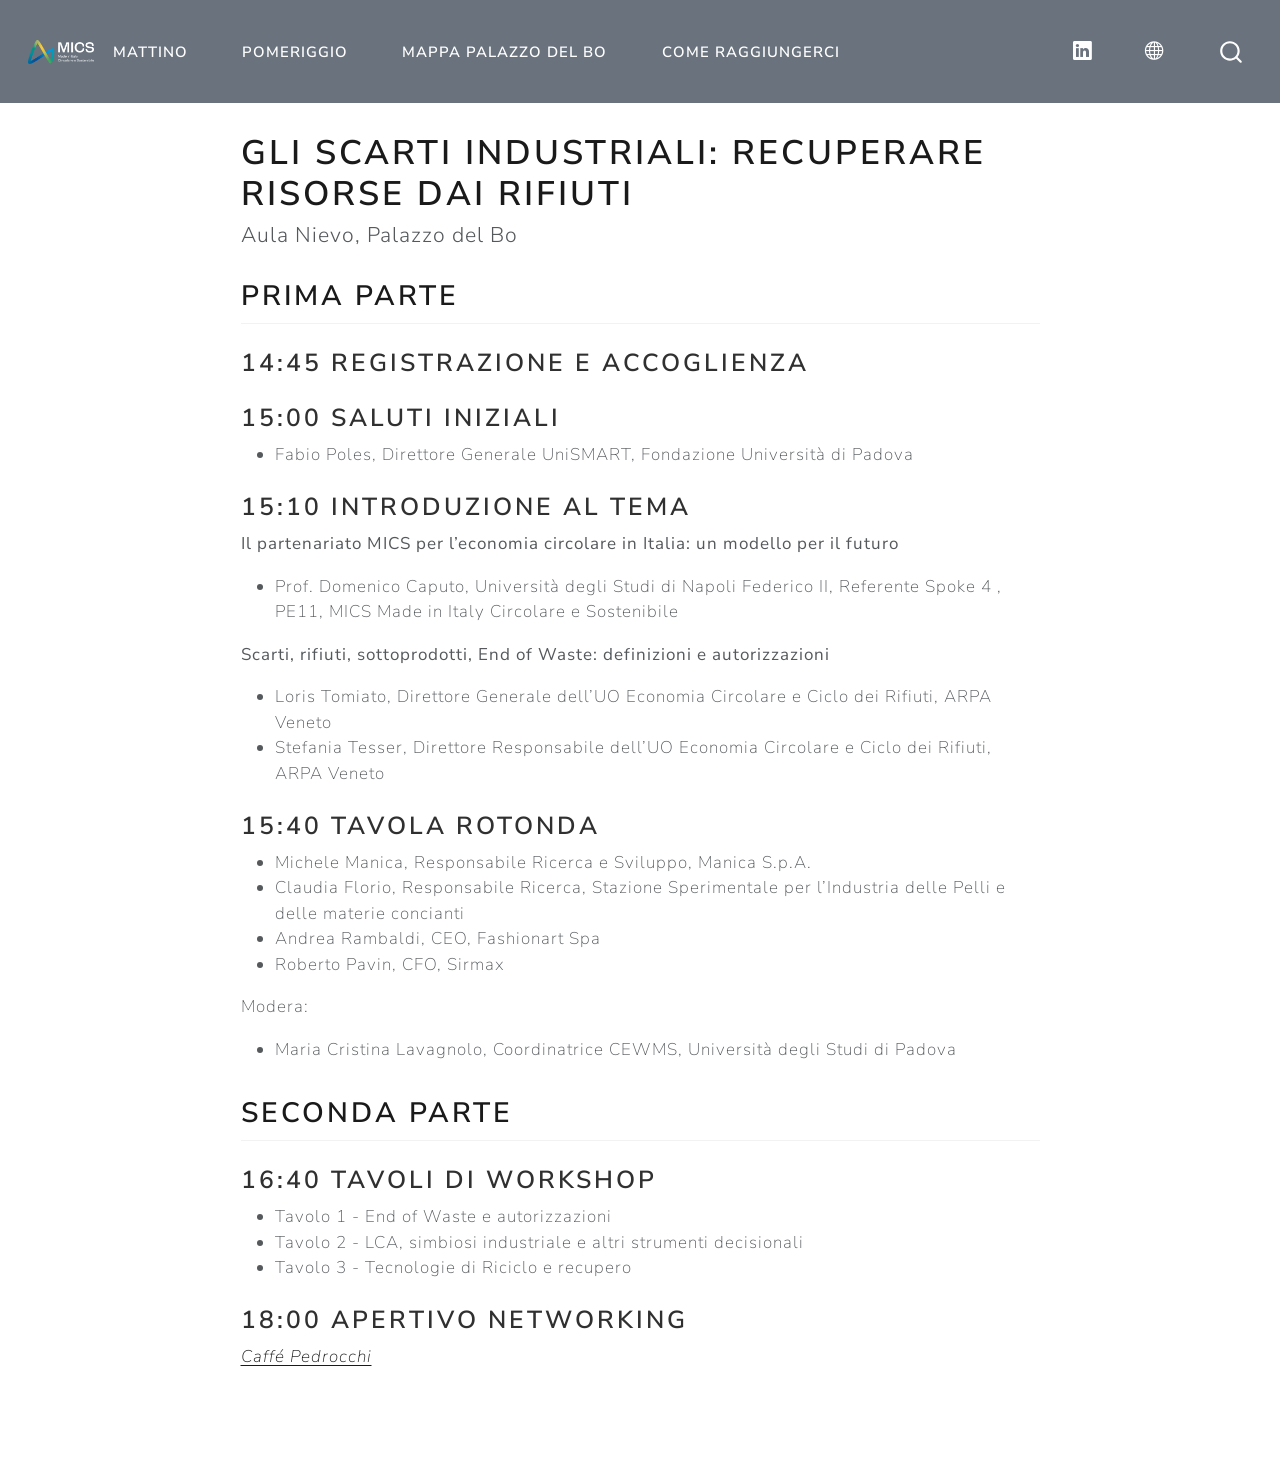
<file: docs/spoke4_programma_pomeriggio.html>
<!DOCTYPE html>
<html xmlns="http://www.w3.org/1999/xhtml" lang="en" xml:lang="en"><head>

<meta charset="utf-8">
<meta name="generator" content="quarto-1.4.554">

<meta name="viewport" content="width=device-width, initial-scale=1.0, user-scalable=yes">


<title>Gli scarti industriali: recuperare risorse dai rifiuti</title>
<style>
code{white-space: pre-wrap;}
span.smallcaps{font-variant: small-caps;}
div.columns{display: flex; gap: min(4vw, 1.5em);}
div.column{flex: auto; overflow-x: auto;}
div.hanging-indent{margin-left: 1.5em; text-indent: -1.5em;}
ul.task-list{list-style: none;}
ul.task-list li input[type="checkbox"] {
  width: 0.8em;
  margin: 0 0.8em 0.2em -1em; /* quarto-specific, see https://github.com/quarto-dev/quarto-cli/issues/4556 */ 
  vertical-align: middle;
}
</style>


<script src="site_libs/quarto-nav/quarto-nav.js"></script>
<script src="site_libs/quarto-nav/headroom.min.js"></script>
<script src="site_libs/clipboard/clipboard.min.js"></script>
<script src="site_libs/quarto-search/autocomplete.umd.js"></script>
<script src="site_libs/quarto-search/fuse.min.js"></script>
<script src="site_libs/quarto-search/quarto-search.js"></script>
<meta name="quarto:offset" content="./">
<script src="site_libs/quarto-html/quarto.js"></script>
<script src="site_libs/quarto-html/popper.min.js"></script>
<script src="site_libs/quarto-html/tippy.umd.min.js"></script>
<script src="site_libs/quarto-html/anchor.min.js"></script>
<link href="site_libs/quarto-html/tippy.css" rel="stylesheet">
<link href="site_libs/quarto-html/quarto-syntax-highlighting.css" rel="stylesheet" id="quarto-text-highlighting-styles">
<script src="site_libs/bootstrap/bootstrap.min.js"></script>
<link href="site_libs/bootstrap/bootstrap-icons.css" rel="stylesheet">
<link href="site_libs/bootstrap/bootstrap.min.css" rel="stylesheet" id="quarto-bootstrap" data-mode="light">
<script id="quarto-search-options" type="application/json">{
  "location": "navbar",
  "copy-button": false,
  "collapse-after": 3,
  "panel-placement": "end",
  "type": "overlay",
  "limit": 50,
  "keyboard-shortcut": [
    "f",
    "/",
    "s"
  ],
  "show-item-context": false,
  "language": {
    "search-no-results-text": "No results",
    "search-matching-documents-text": "matching documents",
    "search-copy-link-title": "Copy link to search",
    "search-hide-matches-text": "Hide additional matches",
    "search-more-match-text": "more match in this document",
    "search-more-matches-text": "more matches in this document",
    "search-clear-button-title": "Clear",
    "search-text-placeholder": "",
    "search-detached-cancel-button-title": "Cancel",
    "search-submit-button-title": "Submit",
    "search-label": "Search"
  }
}</script>


<link rel="stylesheet" href="styles.css">
</head>

<body class="nav-fixed fullcontent">

<div id="quarto-search-results"></div>
  <header id="quarto-header" class="headroom fixed-top">
    <nav class="navbar navbar-expand-lg " data-bs-theme="dark">
      <div class="navbar-container container-fluid">
      <div class="navbar-brand-container mx-auto">
    <a href="./index.html" class="navbar-brand navbar-brand-logo">
    <img src="./images/MICS_logo-1.png" alt="" class="navbar-logo">
    </a>
  </div>
            <div id="quarto-search" class="" title="Search"></div>
          <button class="navbar-toggler" type="button" data-bs-toggle="collapse" data-bs-target="#navbarCollapse" aria-controls="navbarCollapse" aria-expanded="false" aria-label="Toggle navigation" onclick="if (window.quartoToggleHeadroom) { window.quartoToggleHeadroom(); }">
  <span class="navbar-toggler-icon"></span>
</button>
          <div class="collapse navbar-collapse" id="navbarCollapse">
            <ul class="navbar-nav navbar-nav-scroll me-auto">
  <li class="nav-item">
    <a class="nav-link" href="./mattina.html"> 
<span class="menu-text">Mattino</span></a>
  </li>  
  <li class="nav-item">
    <a class="nav-link" href="./pomeriggio.html"> 
<span class="menu-text">Pomeriggio</span></a>
  </li>  
  <li class="nav-item">
    <a class="nav-link" href="./map.html"> 
<span class="menu-text">Mappa Palazzo del Bo</span></a>
  </li>  
  <li class="nav-item">
    <a class="nav-link" href="./indicazioni.html"> 
<span class="menu-text">Come Raggiungerci</span></a>
  </li>  
</ul>
            <ul class="navbar-nav navbar-nav-scroll ms-auto">
  <li class="nav-item compact">
    <a class="nav-link" href="https://www.linkedin.com/company/mics-made-in-italy-circolare-e-sostenibile"> <i class="bi bi-linkedin" role="img">
</i> 
<span class="menu-text"></span></a>
  </li>  
  <li class="nav-item compact">
    <a class="nav-link" href="https://www.mics.tech/"> <i class="bi bi-globe" role="img">
</i> 
<span class="menu-text"></span></a>
  </li>  
</ul>
          </div> <!-- /navcollapse -->
          <div class="quarto-navbar-tools">
</div>
      </div> <!-- /container-fluid -->
    </nav>
</header>
<!-- content -->
<div id="quarto-content" class="quarto-container page-columns page-rows-contents page-layout-article page-navbar">
<!-- sidebar -->
<!-- margin-sidebar -->
    
<!-- main -->
<main class="content" id="quarto-document-content">

<header id="title-block-header" class="quarto-title-block default">
<div class="quarto-title">
<h1 class="title">Gli scarti industriali: recuperare risorse dai rifiuti</h1>
<p class="subtitle lead">Aula Nievo, Palazzo del Bo</p>
</div>



<div class="quarto-title-meta">

    
  
    
  </div>
  


</header>


<section id="prima-parte" class="level2">
<h2 class="anchored" data-anchor-id="prima-parte">PRIMA PARTE</h2>
<section id="registrazione-e-accoglienza" class="level3">
<h3 class="anchored" data-anchor-id="registrazione-e-accoglienza">14:45 Registrazione e accoglienza</h3>
</section>
<section id="saluti-iniziali" class="level3">
<h3 class="anchored" data-anchor-id="saluti-iniziali">15:00 Saluti iniziali</h3>
<ul>
<li>Fabio Poles, Direttore Generale UniSMART, Fondazione Università di Padova</li>
</ul>
</section>
<section id="introduzione-al-tema" class="level3">
<h3 class="anchored" data-anchor-id="introduzione-al-tema">15:10 Introduzione al tema</h3>
<p><strong>Il partenariato MICS per l’economia circolare in Italia: un modello per il futuro</strong></p>
<ul>
<li>Prof.&nbsp;Domenico Caputo, Università degli Studi di Napoli Federico II, Referente Spoke 4 , PE11, MICS Made in Italy Circolare e Sostenibile <br></li>
</ul>
<p><strong>Scarti, rifiuti, sottoprodotti, End of Waste: definizioni e autorizzazioni</strong></p>
<ul>
<li>Loris Tomiato, Direttore Generale dell’UO Economia Circolare e Ciclo dei Rifiuti, ARPA Veneto</li>
<li>Stefania Tesser, Direttore Responsabile dell’UO Economia Circolare e Ciclo dei Rifiuti, ARPA Veneto</li>
</ul>
</section>
<section id="tavola-rotonda" class="level3">
<h3 class="anchored" data-anchor-id="tavola-rotonda">15:40 Tavola rotonda</h3>
<ul>
<li>Michele Manica, Responsabile Ricerca e Sviluppo, Manica S.p.A.</li>
<li>Claudia Florio, Responsabile Ricerca, Stazione Sperimentale per l’Industria delle Pelli e delle materie concianti</li>
<li>Andrea Rambaldi, CEO, Fashionart Spa</li>
<li>Roberto Pavin, CFO, Sirmax</li>
</ul>
<p>Modera:</p>
<ul>
<li>Maria Cristina Lavagnolo, Coordinatrice CEWMS, Università degli Studi di Padova</li>
</ul>
</section>
</section>
<section id="seconda-parte" class="level2">
<h2 class="anchored" data-anchor-id="seconda-parte">SECONDA PARTE</h2>
<section id="tavoli-di-workshop" class="level3">
<h3 class="anchored" data-anchor-id="tavoli-di-workshop">16:40 Tavoli di workshop</h3>
<ul>
<li>Tavolo 1 - End of Waste e autorizzazioni</li>
<li>Tavolo 2 - LCA, simbiosi industriale e altri strumenti decisionali</li>
<li>Tavolo 3 - Tecnologie di Riciclo e recupero</li>
</ul>
</section>
<section id="apertivo-networking" class="level3">
<h3 class="anchored" data-anchor-id="apertivo-networking">18:00 Apertivo Networking</h3>
<p><em><a href="https://maps.app.goo.gl/LjgsMXGvnUr8SioA6">Caffé Pedrocchi</a></em></p>


</section>
</section>

</main> <!-- /main -->
<script id="quarto-html-after-body" type="application/javascript">
window.document.addEventListener("DOMContentLoaded", function (event) {
  const toggleBodyColorMode = (bsSheetEl) => {
    const mode = bsSheetEl.getAttribute("data-mode");
    const bodyEl = window.document.querySelector("body");
    if (mode === "dark") {
      bodyEl.classList.add("quarto-dark");
      bodyEl.classList.remove("quarto-light");
    } else {
      bodyEl.classList.add("quarto-light");
      bodyEl.classList.remove("quarto-dark");
    }
  }
  const toggleBodyColorPrimary = () => {
    const bsSheetEl = window.document.querySelector("link#quarto-bootstrap");
    if (bsSheetEl) {
      toggleBodyColorMode(bsSheetEl);
    }
  }
  toggleBodyColorPrimary();  
  const icon = "";
  const anchorJS = new window.AnchorJS();
  anchorJS.options = {
    placement: 'right',
    icon: icon
  };
  anchorJS.add('.anchored');
  const isCodeAnnotation = (el) => {
    for (const clz of el.classList) {
      if (clz.startsWith('code-annotation-')) {                     
        return true;
      }
    }
    return false;
  }
  const clipboard = new window.ClipboardJS('.code-copy-button', {
    text: function(trigger) {
      const codeEl = trigger.previousElementSibling.cloneNode(true);
      for (const childEl of codeEl.children) {
        if (isCodeAnnotation(childEl)) {
          childEl.remove();
        }
      }
      return codeEl.innerText;
    }
  });
  clipboard.on('success', function(e) {
    // button target
    const button = e.trigger;
    // don't keep focus
    button.blur();
    // flash "checked"
    button.classList.add('code-copy-button-checked');
    var currentTitle = button.getAttribute("title");
    button.setAttribute("title", "Copied!");
    let tooltip;
    if (window.bootstrap) {
      button.setAttribute("data-bs-toggle", "tooltip");
      button.setAttribute("data-bs-placement", "left");
      button.setAttribute("data-bs-title", "Copied!");
      tooltip = new bootstrap.Tooltip(button, 
        { trigger: "manual", 
          customClass: "code-copy-button-tooltip",
          offset: [0, -8]});
      tooltip.show();    
    }
    setTimeout(function() {
      if (tooltip) {
        tooltip.hide();
        button.removeAttribute("data-bs-title");
        button.removeAttribute("data-bs-toggle");
        button.removeAttribute("data-bs-placement");
      }
      button.setAttribute("title", currentTitle);
      button.classList.remove('code-copy-button-checked');
    }, 1000);
    // clear code selection
    e.clearSelection();
  });
    var localhostRegex = new RegExp(/^(?:http|https):\/\/localhost\:?[0-9]*\//);
    var mailtoRegex = new RegExp(/^mailto:/);
      var filterRegex = new RegExp('/' + window.location.host + '/');
    var isInternal = (href) => {
        return filterRegex.test(href) || localhostRegex.test(href) || mailtoRegex.test(href);
    }
    // Inspect non-navigation links and adorn them if external
 	var links = window.document.querySelectorAll('a[href]:not(.nav-link):not(.navbar-brand):not(.toc-action):not(.sidebar-link):not(.sidebar-item-toggle):not(.pagination-link):not(.no-external):not([aria-hidden]):not(.dropdown-item):not(.quarto-navigation-tool)');
    for (var i=0; i<links.length; i++) {
      const link = links[i];
      if (!isInternal(link.href)) {
        // undo the damage that might have been done by quarto-nav.js in the case of
        // links that we want to consider external
        if (link.dataset.originalHref !== undefined) {
          link.href = link.dataset.originalHref;
        }
      }
    }
  function tippyHover(el, contentFn, onTriggerFn, onUntriggerFn) {
    const config = {
      allowHTML: true,
      maxWidth: 500,
      delay: 100,
      arrow: false,
      appendTo: function(el) {
          return el.parentElement;
      },
      interactive: true,
      interactiveBorder: 10,
      theme: 'quarto',
      placement: 'bottom-start',
    };
    if (contentFn) {
      config.content = contentFn;
    }
    if (onTriggerFn) {
      config.onTrigger = onTriggerFn;
    }
    if (onUntriggerFn) {
      config.onUntrigger = onUntriggerFn;
    }
    window.tippy(el, config); 
  }
  const noterefs = window.document.querySelectorAll('a[role="doc-noteref"]');
  for (var i=0; i<noterefs.length; i++) {
    const ref = noterefs[i];
    tippyHover(ref, function() {
      // use id or data attribute instead here
      let href = ref.getAttribute('data-footnote-href') || ref.getAttribute('href');
      try { href = new URL(href).hash; } catch {}
      const id = href.replace(/^#\/?/, "");
      const note = window.document.getElementById(id);
      if (note) {
        return note.innerHTML;
      } else {
        return "";
      }
    });
  }
  const xrefs = window.document.querySelectorAll('a.quarto-xref');
  const processXRef = (id, note) => {
    // Strip column container classes
    const stripColumnClz = (el) => {
      el.classList.remove("page-full", "page-columns");
      if (el.children) {
        for (const child of el.children) {
          stripColumnClz(child);
        }
      }
    }
    stripColumnClz(note)
    if (id === null || id.startsWith('sec-')) {
      // Special case sections, only their first couple elements
      const container = document.createElement("div");
      if (note.children && note.children.length > 2) {
        container.appendChild(note.children[0].cloneNode(true));
        for (let i = 1; i < note.children.length; i++) {
          const child = note.children[i];
          if (child.tagName === "P" && child.innerText === "") {
            continue;
          } else {
            container.appendChild(child.cloneNode(true));
            break;
          }
        }
        if (window.Quarto?.typesetMath) {
          window.Quarto.typesetMath(container);
        }
        return container.innerHTML
      } else {
        if (window.Quarto?.typesetMath) {
          window.Quarto.typesetMath(note);
        }
        return note.innerHTML;
      }
    } else {
      // Remove any anchor links if they are present
      const anchorLink = note.querySelector('a.anchorjs-link');
      if (anchorLink) {
        anchorLink.remove();
      }
      if (window.Quarto?.typesetMath) {
        window.Quarto.typesetMath(note);
      }
      // TODO in 1.5, we should make sure this works without a callout special case
      if (note.classList.contains("callout")) {
        return note.outerHTML;
      } else {
        return note.innerHTML;
      }
    }
  }
  for (var i=0; i<xrefs.length; i++) {
    const xref = xrefs[i];
    tippyHover(xref, undefined, function(instance) {
      instance.disable();
      let url = xref.getAttribute('href');
      let hash = undefined; 
      if (url.startsWith('#')) {
        hash = url;
      } else {
        try { hash = new URL(url).hash; } catch {}
      }
      if (hash) {
        const id = hash.replace(/^#\/?/, "");
        const note = window.document.getElementById(id);
        if (note !== null) {
          try {
            const html = processXRef(id, note.cloneNode(true));
            instance.setContent(html);
          } finally {
            instance.enable();
            instance.show();
          }
        } else {
          // See if we can fetch this
          fetch(url.split('#')[0])
          .then(res => res.text())
          .then(html => {
            const parser = new DOMParser();
            const htmlDoc = parser.parseFromString(html, "text/html");
            const note = htmlDoc.getElementById(id);
            if (note !== null) {
              const html = processXRef(id, note);
              instance.setContent(html);
            } 
          }).finally(() => {
            instance.enable();
            instance.show();
          });
        }
      } else {
        // See if we can fetch a full url (with no hash to target)
        // This is a special case and we should probably do some content thinning / targeting
        fetch(url)
        .then(res => res.text())
        .then(html => {
          const parser = new DOMParser();
          const htmlDoc = parser.parseFromString(html, "text/html");
          const note = htmlDoc.querySelector('main.content');
          if (note !== null) {
            // This should only happen for chapter cross references
            // (since there is no id in the URL)
            // remove the first header
            if (note.children.length > 0 && note.children[0].tagName === "HEADER") {
              note.children[0].remove();
            }
            const html = processXRef(null, note);
            instance.setContent(html);
          } 
        }).finally(() => {
          instance.enable();
          instance.show();
        });
      }
    }, function(instance) {
    });
  }
      let selectedAnnoteEl;
      const selectorForAnnotation = ( cell, annotation) => {
        let cellAttr = 'data-code-cell="' + cell + '"';
        let lineAttr = 'data-code-annotation="' +  annotation + '"';
        const selector = 'span[' + cellAttr + '][' + lineAttr + ']';
        return selector;
      }
      const selectCodeLines = (annoteEl) => {
        const doc = window.document;
        const targetCell = annoteEl.getAttribute("data-target-cell");
        const targetAnnotation = annoteEl.getAttribute("data-target-annotation");
        const annoteSpan = window.document.querySelector(selectorForAnnotation(targetCell, targetAnnotation));
        const lines = annoteSpan.getAttribute("data-code-lines").split(",");
        const lineIds = lines.map((line) => {
          return targetCell + "-" + line;
        })
        let top = null;
        let height = null;
        let parent = null;
        if (lineIds.length > 0) {
            //compute the position of the single el (top and bottom and make a div)
            const el = window.document.getElementById(lineIds[0]);
            top = el.offsetTop;
            height = el.offsetHeight;
            parent = el.parentElement.parentElement;
          if (lineIds.length > 1) {
            const lastEl = window.document.getElementById(lineIds[lineIds.length - 1]);
            const bottom = lastEl.offsetTop + lastEl.offsetHeight;
            height = bottom - top;
          }
          if (top !== null && height !== null && parent !== null) {
            // cook up a div (if necessary) and position it 
            let div = window.document.getElementById("code-annotation-line-highlight");
            if (div === null) {
              div = window.document.createElement("div");
              div.setAttribute("id", "code-annotation-line-highlight");
              div.style.position = 'absolute';
              parent.appendChild(div);
            }
            div.style.top = top - 2 + "px";
            div.style.height = height + 4 + "px";
            div.style.left = 0;
            let gutterDiv = window.document.getElementById("code-annotation-line-highlight-gutter");
            if (gutterDiv === null) {
              gutterDiv = window.document.createElement("div");
              gutterDiv.setAttribute("id", "code-annotation-line-highlight-gutter");
              gutterDiv.style.position = 'absolute';
              const codeCell = window.document.getElementById(targetCell);
              const gutter = codeCell.querySelector('.code-annotation-gutter');
              gutter.appendChild(gutterDiv);
            }
            gutterDiv.style.top = top - 2 + "px";
            gutterDiv.style.height = height + 4 + "px";
          }
          selectedAnnoteEl = annoteEl;
        }
      };
      const unselectCodeLines = () => {
        const elementsIds = ["code-annotation-line-highlight", "code-annotation-line-highlight-gutter"];
        elementsIds.forEach((elId) => {
          const div = window.document.getElementById(elId);
          if (div) {
            div.remove();
          }
        });
        selectedAnnoteEl = undefined;
      };
        // Handle positioning of the toggle
    window.addEventListener(
      "resize",
      throttle(() => {
        elRect = undefined;
        if (selectedAnnoteEl) {
          selectCodeLines(selectedAnnoteEl);
        }
      }, 10)
    );
    function throttle(fn, ms) {
    let throttle = false;
    let timer;
      return (...args) => {
        if(!throttle) { // first call gets through
            fn.apply(this, args);
            throttle = true;
        } else { // all the others get throttled
            if(timer) clearTimeout(timer); // cancel #2
            timer = setTimeout(() => {
              fn.apply(this, args);
              timer = throttle = false;
            }, ms);
        }
      };
    }
      // Attach click handler to the DT
      const annoteDls = window.document.querySelectorAll('dt[data-target-cell]');
      for (const annoteDlNode of annoteDls) {
        annoteDlNode.addEventListener('click', (event) => {
          const clickedEl = event.target;
          if (clickedEl !== selectedAnnoteEl) {
            unselectCodeLines();
            const activeEl = window.document.querySelector('dt[data-target-cell].code-annotation-active');
            if (activeEl) {
              activeEl.classList.remove('code-annotation-active');
            }
            selectCodeLines(clickedEl);
            clickedEl.classList.add('code-annotation-active');
          } else {
            // Unselect the line
            unselectCodeLines();
            clickedEl.classList.remove('code-annotation-active');
          }
        });
      }
  const findCites = (el) => {
    const parentEl = el.parentElement;
    if (parentEl) {
      const cites = parentEl.dataset.cites;
      if (cites) {
        return {
          el,
          cites: cites.split(' ')
        };
      } else {
        return findCites(el.parentElement)
      }
    } else {
      return undefined;
    }
  };
  var bibliorefs = window.document.querySelectorAll('a[role="doc-biblioref"]');
  for (var i=0; i<bibliorefs.length; i++) {
    const ref = bibliorefs[i];
    const citeInfo = findCites(ref);
    if (citeInfo) {
      tippyHover(citeInfo.el, function() {
        var popup = window.document.createElement('div');
        citeInfo.cites.forEach(function(cite) {
          var citeDiv = window.document.createElement('div');
          citeDiv.classList.add('hanging-indent');
          citeDiv.classList.add('csl-entry');
          var biblioDiv = window.document.getElementById('ref-' + cite);
          if (biblioDiv) {
            citeDiv.innerHTML = biblioDiv.innerHTML;
          }
          popup.appendChild(citeDiv);
        });
        return popup.innerHTML;
      });
    }
  }
});
</script>
</div> <!-- /content -->




</body></html>
</file>
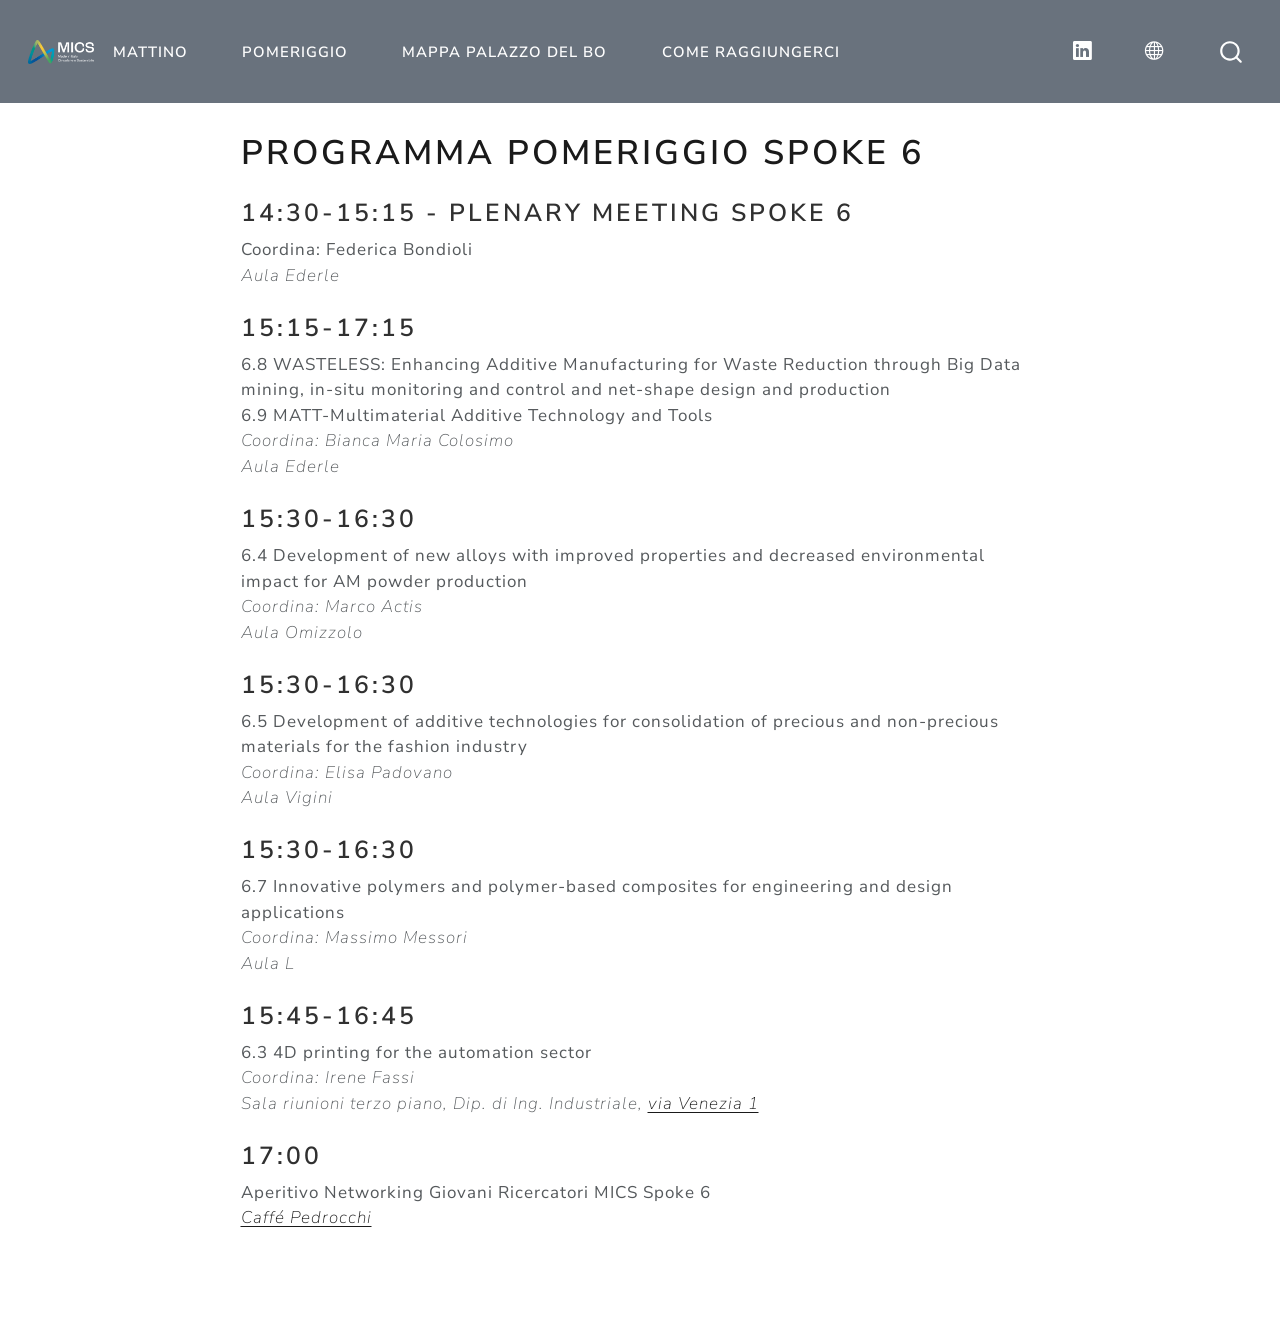
<file: docs/spoke6_programma_pomeriggio.html>
<!DOCTYPE html>
<html xmlns="http://www.w3.org/1999/xhtml" lang="en" xml:lang="en"><head>

<meta charset="utf-8">
<meta name="generator" content="quarto-1.4.554">

<meta name="viewport" content="width=device-width, initial-scale=1.0, user-scalable=yes">


<title>Programma Pomeriggio Spoke 6</title>
<style>
code{white-space: pre-wrap;}
span.smallcaps{font-variant: small-caps;}
div.columns{display: flex; gap: min(4vw, 1.5em);}
div.column{flex: auto; overflow-x: auto;}
div.hanging-indent{margin-left: 1.5em; text-indent: -1.5em;}
ul.task-list{list-style: none;}
ul.task-list li input[type="checkbox"] {
  width: 0.8em;
  margin: 0 0.8em 0.2em -1em; /* quarto-specific, see https://github.com/quarto-dev/quarto-cli/issues/4556 */ 
  vertical-align: middle;
}
</style>


<script src="site_libs/quarto-nav/quarto-nav.js"></script>
<script src="site_libs/quarto-nav/headroom.min.js"></script>
<script src="site_libs/clipboard/clipboard.min.js"></script>
<script src="site_libs/quarto-search/autocomplete.umd.js"></script>
<script src="site_libs/quarto-search/fuse.min.js"></script>
<script src="site_libs/quarto-search/quarto-search.js"></script>
<meta name="quarto:offset" content="./">
<script src="site_libs/quarto-html/quarto.js"></script>
<script src="site_libs/quarto-html/popper.min.js"></script>
<script src="site_libs/quarto-html/tippy.umd.min.js"></script>
<script src="site_libs/quarto-html/anchor.min.js"></script>
<link href="site_libs/quarto-html/tippy.css" rel="stylesheet">
<link href="site_libs/quarto-html/quarto-syntax-highlighting.css" rel="stylesheet" id="quarto-text-highlighting-styles">
<script src="site_libs/bootstrap/bootstrap.min.js"></script>
<link href="site_libs/bootstrap/bootstrap-icons.css" rel="stylesheet">
<link href="site_libs/bootstrap/bootstrap.min.css" rel="stylesheet" id="quarto-bootstrap" data-mode="light">
<script id="quarto-search-options" type="application/json">{
  "location": "navbar",
  "copy-button": false,
  "collapse-after": 3,
  "panel-placement": "end",
  "type": "overlay",
  "limit": 50,
  "keyboard-shortcut": [
    "f",
    "/",
    "s"
  ],
  "show-item-context": false,
  "language": {
    "search-no-results-text": "No results",
    "search-matching-documents-text": "matching documents",
    "search-copy-link-title": "Copy link to search",
    "search-hide-matches-text": "Hide additional matches",
    "search-more-match-text": "more match in this document",
    "search-more-matches-text": "more matches in this document",
    "search-clear-button-title": "Clear",
    "search-text-placeholder": "",
    "search-detached-cancel-button-title": "Cancel",
    "search-submit-button-title": "Submit",
    "search-label": "Search"
  }
}</script>


<link rel="stylesheet" href="styles.css">
</head>

<body class="nav-fixed fullcontent">

<div id="quarto-search-results"></div>
  <header id="quarto-header" class="headroom fixed-top">
    <nav class="navbar navbar-expand-lg " data-bs-theme="dark">
      <div class="navbar-container container-fluid">
      <div class="navbar-brand-container mx-auto">
    <a href="./index.html" class="navbar-brand navbar-brand-logo">
    <img src="./images/MICS_logo-1.png" alt="" class="navbar-logo">
    </a>
  </div>
            <div id="quarto-search" class="" title="Search"></div>
          <button class="navbar-toggler" type="button" data-bs-toggle="collapse" data-bs-target="#navbarCollapse" aria-controls="navbarCollapse" aria-expanded="false" aria-label="Toggle navigation" onclick="if (window.quartoToggleHeadroom) { window.quartoToggleHeadroom(); }">
  <span class="navbar-toggler-icon"></span>
</button>
          <div class="collapse navbar-collapse" id="navbarCollapse">
            <ul class="navbar-nav navbar-nav-scroll me-auto">
  <li class="nav-item">
    <a class="nav-link" href="./mattina.html"> 
<span class="menu-text">Mattino</span></a>
  </li>  
  <li class="nav-item">
    <a class="nav-link" href="./pomeriggio.html"> 
<span class="menu-text">Pomeriggio</span></a>
  </li>  
  <li class="nav-item">
    <a class="nav-link" href="./map.html"> 
<span class="menu-text">Mappa Palazzo del Bo</span></a>
  </li>  
  <li class="nav-item">
    <a class="nav-link" href="./indicazioni.html"> 
<span class="menu-text">Come Raggiungerci</span></a>
  </li>  
</ul>
            <ul class="navbar-nav navbar-nav-scroll ms-auto">
  <li class="nav-item compact">
    <a class="nav-link" href="https://www.linkedin.com/company/mics-made-in-italy-circolare-e-sostenibile"> <i class="bi bi-linkedin" role="img">
</i> 
<span class="menu-text"></span></a>
  </li>  
  <li class="nav-item compact">
    <a class="nav-link" href="https://www.mics.tech/"> <i class="bi bi-globe" role="img">
</i> 
<span class="menu-text"></span></a>
  </li>  
</ul>
          </div> <!-- /navcollapse -->
          <div class="quarto-navbar-tools">
</div>
      </div> <!-- /container-fluid -->
    </nav>
</header>
<!-- content -->
<div id="quarto-content" class="quarto-container page-columns page-rows-contents page-layout-article page-navbar">
<!-- sidebar -->
<!-- margin-sidebar -->
    
<!-- main -->
<main class="content" id="quarto-document-content">

<header id="title-block-header" class="quarto-title-block default">
<div class="quarto-title">
<h1 class="title">Programma Pomeriggio Spoke 6</h1>
</div>



<div class="quarto-title-meta">

    
  
    
  </div>
  


</header>


<section id="plenary-meeting-spoke-6" class="level3">
<h3 class="anchored" data-anchor-id="plenary-meeting-spoke-6">14:30-15:15 - Plenary meeting Spoke 6</h3>
<p><strong>Coordina: Federica Bondioli</strong><br> <em>Aula Ederle</em></p>
</section>
<section id="section" class="level3">
<h3 class="anchored" data-anchor-id="section">15:15-17:15</h3>
<p><strong>6.8 WASTELESS: Enhancing Additive Manufacturing for Waste Reduction through Big Data mining, in-situ monitoring and control and net-shape design and production<br> 6.9 MATT-Multimaterial Additive Technology and Tools</strong><br> <em>Coordina: Bianca Maria Colosimo</em><br> <em>Aula Ederle</em></p>
</section>
<section id="section-1" class="level3">
<h3 class="anchored" data-anchor-id="section-1">15:30-16:30</h3>
<p><strong>6.4 Development of new alloys with improved properties and decreased environmental impact for AM powder production</strong><br> <em>Coordina: Marco Actis</em><br> <em>Aula Omizzolo</em></p>
</section>
<section id="section-2" class="level3">
<h3 class="anchored" data-anchor-id="section-2">15:30-16:30</h3>
<p><strong>6.5 Development of additive technologies for consolidation of precious and non-precious materials for the fashion industry</strong><br> <em>Coordina: Elisa Padovano</em><br> <em>Aula Vigini</em></p>
</section>
<section id="section-3" class="level3">
<h3 class="anchored" data-anchor-id="section-3">15:30-16:30</h3>
<p><strong>6.7 Innovative polymers and polymer-based composites for engineering and design applications</strong><br> <em>Coordina: Massimo Messori</em><br> <em>Aula L</em></p>
</section>
<section id="section-4" class="level3">
<h3 class="anchored" data-anchor-id="section-4">15:45-16:45</h3>
<p><strong>6.3 4D printing for the automation sector</strong><br> <em>Coordina: Irene Fassi</em><br> <em>Sala riunioni terzo piano, Dip. di Ing. Industriale, <a href="https://maps.app.goo.gl/JF4BY5tS8zguWGuy6?g_st=com.google.maps.preview.copy">via Venezia 1</a></em></p>
</section>
<section id="section-5" class="level3">
<h3 class="anchored" data-anchor-id="section-5">17:00</h3>
<p><strong>Aperitivo Networking Giovani Ricercatori MICS Spoke 6</strong><br> <em><a href="https://maps.app.goo.gl/LjgsMXGvnUr8SioA6">Caffé Pedrocchi</a></em></p>


</section>

</main> <!-- /main -->
<script id="quarto-html-after-body" type="application/javascript">
window.document.addEventListener("DOMContentLoaded", function (event) {
  const toggleBodyColorMode = (bsSheetEl) => {
    const mode = bsSheetEl.getAttribute("data-mode");
    const bodyEl = window.document.querySelector("body");
    if (mode === "dark") {
      bodyEl.classList.add("quarto-dark");
      bodyEl.classList.remove("quarto-light");
    } else {
      bodyEl.classList.add("quarto-light");
      bodyEl.classList.remove("quarto-dark");
    }
  }
  const toggleBodyColorPrimary = () => {
    const bsSheetEl = window.document.querySelector("link#quarto-bootstrap");
    if (bsSheetEl) {
      toggleBodyColorMode(bsSheetEl);
    }
  }
  toggleBodyColorPrimary();  
  const icon = "";
  const anchorJS = new window.AnchorJS();
  anchorJS.options = {
    placement: 'right',
    icon: icon
  };
  anchorJS.add('.anchored');
  const isCodeAnnotation = (el) => {
    for (const clz of el.classList) {
      if (clz.startsWith('code-annotation-')) {                     
        return true;
      }
    }
    return false;
  }
  const clipboard = new window.ClipboardJS('.code-copy-button', {
    text: function(trigger) {
      const codeEl = trigger.previousElementSibling.cloneNode(true);
      for (const childEl of codeEl.children) {
        if (isCodeAnnotation(childEl)) {
          childEl.remove();
        }
      }
      return codeEl.innerText;
    }
  });
  clipboard.on('success', function(e) {
    // button target
    const button = e.trigger;
    // don't keep focus
    button.blur();
    // flash "checked"
    button.classList.add('code-copy-button-checked');
    var currentTitle = button.getAttribute("title");
    button.setAttribute("title", "Copied!");
    let tooltip;
    if (window.bootstrap) {
      button.setAttribute("data-bs-toggle", "tooltip");
      button.setAttribute("data-bs-placement", "left");
      button.setAttribute("data-bs-title", "Copied!");
      tooltip = new bootstrap.Tooltip(button, 
        { trigger: "manual", 
          customClass: "code-copy-button-tooltip",
          offset: [0, -8]});
      tooltip.show();    
    }
    setTimeout(function() {
      if (tooltip) {
        tooltip.hide();
        button.removeAttribute("data-bs-title");
        button.removeAttribute("data-bs-toggle");
        button.removeAttribute("data-bs-placement");
      }
      button.setAttribute("title", currentTitle);
      button.classList.remove('code-copy-button-checked');
    }, 1000);
    // clear code selection
    e.clearSelection();
  });
    var localhostRegex = new RegExp(/^(?:http|https):\/\/localhost\:?[0-9]*\//);
    var mailtoRegex = new RegExp(/^mailto:/);
      var filterRegex = new RegExp('/' + window.location.host + '/');
    var isInternal = (href) => {
        return filterRegex.test(href) || localhostRegex.test(href) || mailtoRegex.test(href);
    }
    // Inspect non-navigation links and adorn them if external
 	var links = window.document.querySelectorAll('a[href]:not(.nav-link):not(.navbar-brand):not(.toc-action):not(.sidebar-link):not(.sidebar-item-toggle):not(.pagination-link):not(.no-external):not([aria-hidden]):not(.dropdown-item):not(.quarto-navigation-tool)');
    for (var i=0; i<links.length; i++) {
      const link = links[i];
      if (!isInternal(link.href)) {
        // undo the damage that might have been done by quarto-nav.js in the case of
        // links that we want to consider external
        if (link.dataset.originalHref !== undefined) {
          link.href = link.dataset.originalHref;
        }
      }
    }
  function tippyHover(el, contentFn, onTriggerFn, onUntriggerFn) {
    const config = {
      allowHTML: true,
      maxWidth: 500,
      delay: 100,
      arrow: false,
      appendTo: function(el) {
          return el.parentElement;
      },
      interactive: true,
      interactiveBorder: 10,
      theme: 'quarto',
      placement: 'bottom-start',
    };
    if (contentFn) {
      config.content = contentFn;
    }
    if (onTriggerFn) {
      config.onTrigger = onTriggerFn;
    }
    if (onUntriggerFn) {
      config.onUntrigger = onUntriggerFn;
    }
    window.tippy(el, config); 
  }
  const noterefs = window.document.querySelectorAll('a[role="doc-noteref"]');
  for (var i=0; i<noterefs.length; i++) {
    const ref = noterefs[i];
    tippyHover(ref, function() {
      // use id or data attribute instead here
      let href = ref.getAttribute('data-footnote-href') || ref.getAttribute('href');
      try { href = new URL(href).hash; } catch {}
      const id = href.replace(/^#\/?/, "");
      const note = window.document.getElementById(id);
      if (note) {
        return note.innerHTML;
      } else {
        return "";
      }
    });
  }
  const xrefs = window.document.querySelectorAll('a.quarto-xref');
  const processXRef = (id, note) => {
    // Strip column container classes
    const stripColumnClz = (el) => {
      el.classList.remove("page-full", "page-columns");
      if (el.children) {
        for (const child of el.children) {
          stripColumnClz(child);
        }
      }
    }
    stripColumnClz(note)
    if (id === null || id.startsWith('sec-')) {
      // Special case sections, only their first couple elements
      const container = document.createElement("div");
      if (note.children && note.children.length > 2) {
        container.appendChild(note.children[0].cloneNode(true));
        for (let i = 1; i < note.children.length; i++) {
          const child = note.children[i];
          if (child.tagName === "P" && child.innerText === "") {
            continue;
          } else {
            container.appendChild(child.cloneNode(true));
            break;
          }
        }
        if (window.Quarto?.typesetMath) {
          window.Quarto.typesetMath(container);
        }
        return container.innerHTML
      } else {
        if (window.Quarto?.typesetMath) {
          window.Quarto.typesetMath(note);
        }
        return note.innerHTML;
      }
    } else {
      // Remove any anchor links if they are present
      const anchorLink = note.querySelector('a.anchorjs-link');
      if (anchorLink) {
        anchorLink.remove();
      }
      if (window.Quarto?.typesetMath) {
        window.Quarto.typesetMath(note);
      }
      // TODO in 1.5, we should make sure this works without a callout special case
      if (note.classList.contains("callout")) {
        return note.outerHTML;
      } else {
        return note.innerHTML;
      }
    }
  }
  for (var i=0; i<xrefs.length; i++) {
    const xref = xrefs[i];
    tippyHover(xref, undefined, function(instance) {
      instance.disable();
      let url = xref.getAttribute('href');
      let hash = undefined; 
      if (url.startsWith('#')) {
        hash = url;
      } else {
        try { hash = new URL(url).hash; } catch {}
      }
      if (hash) {
        const id = hash.replace(/^#\/?/, "");
        const note = window.document.getElementById(id);
        if (note !== null) {
          try {
            const html = processXRef(id, note.cloneNode(true));
            instance.setContent(html);
          } finally {
            instance.enable();
            instance.show();
          }
        } else {
          // See if we can fetch this
          fetch(url.split('#')[0])
          .then(res => res.text())
          .then(html => {
            const parser = new DOMParser();
            const htmlDoc = parser.parseFromString(html, "text/html");
            const note = htmlDoc.getElementById(id);
            if (note !== null) {
              const html = processXRef(id, note);
              instance.setContent(html);
            } 
          }).finally(() => {
            instance.enable();
            instance.show();
          });
        }
      } else {
        // See if we can fetch a full url (with no hash to target)
        // This is a special case and we should probably do some content thinning / targeting
        fetch(url)
        .then(res => res.text())
        .then(html => {
          const parser = new DOMParser();
          const htmlDoc = parser.parseFromString(html, "text/html");
          const note = htmlDoc.querySelector('main.content');
          if (note !== null) {
            // This should only happen for chapter cross references
            // (since there is no id in the URL)
            // remove the first header
            if (note.children.length > 0 && note.children[0].tagName === "HEADER") {
              note.children[0].remove();
            }
            const html = processXRef(null, note);
            instance.setContent(html);
          } 
        }).finally(() => {
          instance.enable();
          instance.show();
        });
      }
    }, function(instance) {
    });
  }
      let selectedAnnoteEl;
      const selectorForAnnotation = ( cell, annotation) => {
        let cellAttr = 'data-code-cell="' + cell + '"';
        let lineAttr = 'data-code-annotation="' +  annotation + '"';
        const selector = 'span[' + cellAttr + '][' + lineAttr + ']';
        return selector;
      }
      const selectCodeLines = (annoteEl) => {
        const doc = window.document;
        const targetCell = annoteEl.getAttribute("data-target-cell");
        const targetAnnotation = annoteEl.getAttribute("data-target-annotation");
        const annoteSpan = window.document.querySelector(selectorForAnnotation(targetCell, targetAnnotation));
        const lines = annoteSpan.getAttribute("data-code-lines").split(",");
        const lineIds = lines.map((line) => {
          return targetCell + "-" + line;
        })
        let top = null;
        let height = null;
        let parent = null;
        if (lineIds.length > 0) {
            //compute the position of the single el (top and bottom and make a div)
            const el = window.document.getElementById(lineIds[0]);
            top = el.offsetTop;
            height = el.offsetHeight;
            parent = el.parentElement.parentElement;
          if (lineIds.length > 1) {
            const lastEl = window.document.getElementById(lineIds[lineIds.length - 1]);
            const bottom = lastEl.offsetTop + lastEl.offsetHeight;
            height = bottom - top;
          }
          if (top !== null && height !== null && parent !== null) {
            // cook up a div (if necessary) and position it 
            let div = window.document.getElementById("code-annotation-line-highlight");
            if (div === null) {
              div = window.document.createElement("div");
              div.setAttribute("id", "code-annotation-line-highlight");
              div.style.position = 'absolute';
              parent.appendChild(div);
            }
            div.style.top = top - 2 + "px";
            div.style.height = height + 4 + "px";
            div.style.left = 0;
            let gutterDiv = window.document.getElementById("code-annotation-line-highlight-gutter");
            if (gutterDiv === null) {
              gutterDiv = window.document.createElement("div");
              gutterDiv.setAttribute("id", "code-annotation-line-highlight-gutter");
              gutterDiv.style.position = 'absolute';
              const codeCell = window.document.getElementById(targetCell);
              const gutter = codeCell.querySelector('.code-annotation-gutter');
              gutter.appendChild(gutterDiv);
            }
            gutterDiv.style.top = top - 2 + "px";
            gutterDiv.style.height = height + 4 + "px";
          }
          selectedAnnoteEl = annoteEl;
        }
      };
      const unselectCodeLines = () => {
        const elementsIds = ["code-annotation-line-highlight", "code-annotation-line-highlight-gutter"];
        elementsIds.forEach((elId) => {
          const div = window.document.getElementById(elId);
          if (div) {
            div.remove();
          }
        });
        selectedAnnoteEl = undefined;
      };
        // Handle positioning of the toggle
    window.addEventListener(
      "resize",
      throttle(() => {
        elRect = undefined;
        if (selectedAnnoteEl) {
          selectCodeLines(selectedAnnoteEl);
        }
      }, 10)
    );
    function throttle(fn, ms) {
    let throttle = false;
    let timer;
      return (...args) => {
        if(!throttle) { // first call gets through
            fn.apply(this, args);
            throttle = true;
        } else { // all the others get throttled
            if(timer) clearTimeout(timer); // cancel #2
            timer = setTimeout(() => {
              fn.apply(this, args);
              timer = throttle = false;
            }, ms);
        }
      };
    }
      // Attach click handler to the DT
      const annoteDls = window.document.querySelectorAll('dt[data-target-cell]');
      for (const annoteDlNode of annoteDls) {
        annoteDlNode.addEventListener('click', (event) => {
          const clickedEl = event.target;
          if (clickedEl !== selectedAnnoteEl) {
            unselectCodeLines();
            const activeEl = window.document.querySelector('dt[data-target-cell].code-annotation-active');
            if (activeEl) {
              activeEl.classList.remove('code-annotation-active');
            }
            selectCodeLines(clickedEl);
            clickedEl.classList.add('code-annotation-active');
          } else {
            // Unselect the line
            unselectCodeLines();
            clickedEl.classList.remove('code-annotation-active');
          }
        });
      }
  const findCites = (el) => {
    const parentEl = el.parentElement;
    if (parentEl) {
      const cites = parentEl.dataset.cites;
      if (cites) {
        return {
          el,
          cites: cites.split(' ')
        };
      } else {
        return findCites(el.parentElement)
      }
    } else {
      return undefined;
    }
  };
  var bibliorefs = window.document.querySelectorAll('a[role="doc-biblioref"]');
  for (var i=0; i<bibliorefs.length; i++) {
    const ref = bibliorefs[i];
    const citeInfo = findCites(ref);
    if (citeInfo) {
      tippyHover(citeInfo.el, function() {
        var popup = window.document.createElement('div');
        citeInfo.cites.forEach(function(cite) {
          var citeDiv = window.document.createElement('div');
          citeDiv.classList.add('hanging-indent');
          citeDiv.classList.add('csl-entry');
          var biblioDiv = window.document.getElementById('ref-' + cite);
          if (biblioDiv) {
            citeDiv.innerHTML = biblioDiv.innerHTML;
          }
          popup.appendChild(citeDiv);
        });
        return popup.innerHTML;
      });
    }
  }
});
</script>
</div> <!-- /content -->




</body></html>
</file>
<file: _site/site_libs/quarto-html/tippy.css>
.tippy-box[data-animation=fade][data-state=hidden]{opacity:0}[data-tippy-root]{max-width:calc(100vw - 10px)}.tippy-box{position:relative;background-color:#333;color:#fff;border-radius:4px;font-size:14px;line-height:1.4;white-space:normal;outline:0;transition-property:transform,visibility,opacity}.tippy-box[data-placement^=top]>.tippy-arrow{bottom:0}.tippy-box[data-placement^=top]>.tippy-arrow:before{bottom:-7px;left:0;border-width:8px 8px 0;border-top-color:initial;transform-origin:center top}.tippy-box[data-placement^=bottom]>.tippy-arrow{top:0}.tippy-box[data-placement^=bottom]>.tippy-arrow:before{top:-7px;left:0;border-width:0 8px 8px;border-bottom-color:initial;transform-origin:center bottom}.tippy-box[data-placement^=left]>.tippy-arrow{right:0}.tippy-box[data-placement^=left]>.tippy-arrow:before{border-width:8px 0 8px 8px;border-left-color:initial;right:-7px;transform-origin:center left}.tippy-box[data-placement^=right]>.tippy-arrow{left:0}.tippy-box[data-placement^=right]>.tippy-arrow:before{left:-7px;border-width:8px 8px 8px 0;border-right-color:initial;transform-origin:center right}.tippy-box[data-inertia][data-state=visible]{transition-timing-function:cubic-bezier(.54,1.5,.38,1.11)}.tippy-arrow{width:16px;height:16px;color:#333}.tippy-arrow:before{content:"";position:absolute;border-color:transparent;border-style:solid}.tippy-content{position:relative;padding:5px 9px;z-index:1}
</file>
<file: _site/site_libs/quarto-html/quarto-syntax-highlighting.css>
/* quarto syntax highlight colors */
:root {
  --quarto-hl-ot-color: #003B4F;
  --quarto-hl-at-color: #657422;
  --quarto-hl-ss-color: #20794D;
  --quarto-hl-an-color: #5E5E5E;
  --quarto-hl-fu-color: #4758AB;
  --quarto-hl-st-color: #20794D;
  --quarto-hl-cf-color: #003B4F;
  --quarto-hl-op-color: #5E5E5E;
  --quarto-hl-er-color: #AD0000;
  --quarto-hl-bn-color: #AD0000;
  --quarto-hl-al-color: #AD0000;
  --quarto-hl-va-color: #111111;
  --quarto-hl-bu-color: inherit;
  --quarto-hl-ex-color: inherit;
  --quarto-hl-pp-color: #AD0000;
  --quarto-hl-in-color: #5E5E5E;
  --quarto-hl-vs-color: #20794D;
  --quarto-hl-wa-color: #5E5E5E;
  --quarto-hl-do-color: #5E5E5E;
  --quarto-hl-im-color: #00769E;
  --quarto-hl-ch-color: #20794D;
  --quarto-hl-dt-color: #AD0000;
  --quarto-hl-fl-color: #AD0000;
  --quarto-hl-co-color: #5E5E5E;
  --quarto-hl-cv-color: #5E5E5E;
  --quarto-hl-cn-color: #8f5902;
  --quarto-hl-sc-color: #5E5E5E;
  --quarto-hl-dv-color: #AD0000;
  --quarto-hl-kw-color: #003B4F;
}

/* other quarto variables */
:root {
  --quarto-font-monospace: SFMono-Regular, Menlo, Monaco, Consolas, "Liberation Mono", "Courier New", monospace;
}

pre > code.sourceCode > span {
  color: #003B4F;
}

code span {
  color: #003B4F;
}

code.sourceCode > span {
  color: #003B4F;
}

div.sourceCode,
div.sourceCode pre.sourceCode {
  color: #003B4F;
}

code span.ot {
  color: #003B4F;
  font-style: inherit;
}

code span.at {
  color: #657422;
  font-style: inherit;
}

code span.ss {
  color: #20794D;
  font-style: inherit;
}

code span.an {
  color: #5E5E5E;
  font-style: inherit;
}

code span.fu {
  color: #4758AB;
  font-style: inherit;
}

code span.st {
  color: #20794D;
  font-style: inherit;
}

code span.cf {
  color: #003B4F;
  font-style: inherit;
}

code span.op {
  color: #5E5E5E;
  font-style: inherit;
}

code span.er {
  color: #AD0000;
  font-style: inherit;
}

code span.bn {
  color: #AD0000;
  font-style: inherit;
}

code span.al {
  color: #AD0000;
  font-style: inherit;
}

code span.va {
  color: #111111;
  font-style: inherit;
}

code span.bu {
  font-style: inherit;
}

code span.ex {
  font-style: inherit;
}

code span.pp {
  color: #AD0000;
  font-style: inherit;
}

code span.in {
  color: #5E5E5E;
  font-style: inherit;
}

code span.vs {
  color: #20794D;
  font-style: inherit;
}

code span.wa {
  color: #5E5E5E;
  font-style: italic;
}

code span.do {
  color: #5E5E5E;
  font-style: italic;
}

code span.im {
  color: #00769E;
  font-style: inherit;
}

code span.ch {
  color: #20794D;
  font-style: inherit;
}

code span.dt {
  color: #AD0000;
  font-style: inherit;
}

code span.fl {
  color: #AD0000;
  font-style: inherit;
}

code span.co {
  color: #5E5E5E;
  font-style: inherit;
}

code span.cv {
  color: #5E5E5E;
  font-style: italic;
}

code span.cn {
  color: #8f5902;
  font-style: inherit;
}

code span.sc {
  color: #5E5E5E;
  font-style: inherit;
}

code span.dv {
  color: #AD0000;
  font-style: inherit;
}

code span.kw {
  color: #003B4F;
  font-style: inherit;
}

.prevent-inlining {
  content: "</";
}

/*# sourceMappingURL=debc5d5d77c3f9108843748ff7464032.css.map */
</file>
<file: _site/styles.css>
/* css styles */
</file>
<file: docs/site_libs/quarto-html/tippy.css>
.tippy-box[data-animation=fade][data-state=hidden]{opacity:0}[data-tippy-root]{max-width:calc(100vw - 10px)}.tippy-box{position:relative;background-color:#333;color:#fff;border-radius:4px;font-size:14px;line-height:1.4;white-space:normal;outline:0;transition-property:transform,visibility,opacity}.tippy-box[data-placement^=top]>.tippy-arrow{bottom:0}.tippy-box[data-placement^=top]>.tippy-arrow:before{bottom:-7px;left:0;border-width:8px 8px 0;border-top-color:initial;transform-origin:center top}.tippy-box[data-placement^=bottom]>.tippy-arrow{top:0}.tippy-box[data-placement^=bottom]>.tippy-arrow:before{top:-7px;left:0;border-width:0 8px 8px;border-bottom-color:initial;transform-origin:center bottom}.tippy-box[data-placement^=left]>.tippy-arrow{right:0}.tippy-box[data-placement^=left]>.tippy-arrow:before{border-width:8px 0 8px 8px;border-left-color:initial;right:-7px;transform-origin:center left}.tippy-box[data-placement^=right]>.tippy-arrow{left:0}.tippy-box[data-placement^=right]>.tippy-arrow:before{left:-7px;border-width:8px 8px 8px 0;border-right-color:initial;transform-origin:center right}.tippy-box[data-inertia][data-state=visible]{transition-timing-function:cubic-bezier(.54,1.5,.38,1.11)}.tippy-arrow{width:16px;height:16px;color:#333}.tippy-arrow:before{content:"";position:absolute;border-color:transparent;border-style:solid}.tippy-content{position:relative;padding:5px 9px;z-index:1}
</file>
<file: docs/site_libs/quarto-html/quarto-syntax-highlighting.css>
/* quarto syntax highlight colors */
:root {
  --quarto-hl-ot-color: #003B4F;
  --quarto-hl-at-color: #657422;
  --quarto-hl-ss-color: #20794D;
  --quarto-hl-an-color: #5E5E5E;
  --quarto-hl-fu-color: #4758AB;
  --quarto-hl-st-color: #20794D;
  --quarto-hl-cf-color: #003B4F;
  --quarto-hl-op-color: #5E5E5E;
  --quarto-hl-er-color: #AD0000;
  --quarto-hl-bn-color: #AD0000;
  --quarto-hl-al-color: #AD0000;
  --quarto-hl-va-color: #111111;
  --quarto-hl-bu-color: inherit;
  --quarto-hl-ex-color: inherit;
  --quarto-hl-pp-color: #AD0000;
  --quarto-hl-in-color: #5E5E5E;
  --quarto-hl-vs-color: #20794D;
  --quarto-hl-wa-color: #5E5E5E;
  --quarto-hl-do-color: #5E5E5E;
  --quarto-hl-im-color: #00769E;
  --quarto-hl-ch-color: #20794D;
  --quarto-hl-dt-color: #AD0000;
  --quarto-hl-fl-color: #AD0000;
  --quarto-hl-co-color: #5E5E5E;
  --quarto-hl-cv-color: #5E5E5E;
  --quarto-hl-cn-color: #8f5902;
  --quarto-hl-sc-color: #5E5E5E;
  --quarto-hl-dv-color: #AD0000;
  --quarto-hl-kw-color: #003B4F;
}

/* other quarto variables */
:root {
  --quarto-font-monospace: SFMono-Regular, Menlo, Monaco, Consolas, "Liberation Mono", "Courier New", monospace;
}

pre > code.sourceCode > span {
  color: #003B4F;
}

code span {
  color: #003B4F;
}

code.sourceCode > span {
  color: #003B4F;
}

div.sourceCode,
div.sourceCode pre.sourceCode {
  color: #003B4F;
}

code span.ot {
  color: #003B4F;
  font-style: inherit;
}

code span.at {
  color: #657422;
  font-style: inherit;
}

code span.ss {
  color: #20794D;
  font-style: inherit;
}

code span.an {
  color: #5E5E5E;
  font-style: inherit;
}

code span.fu {
  color: #4758AB;
  font-style: inherit;
}

code span.st {
  color: #20794D;
  font-style: inherit;
}

code span.cf {
  color: #003B4F;
  font-style: inherit;
}

code span.op {
  color: #5E5E5E;
  font-style: inherit;
}

code span.er {
  color: #AD0000;
  font-style: inherit;
}

code span.bn {
  color: #AD0000;
  font-style: inherit;
}

code span.al {
  color: #AD0000;
  font-style: inherit;
}

code span.va {
  color: #111111;
  font-style: inherit;
}

code span.bu {
  font-style: inherit;
}

code span.ex {
  font-style: inherit;
}

code span.pp {
  color: #AD0000;
  font-style: inherit;
}

code span.in {
  color: #5E5E5E;
  font-style: inherit;
}

code span.vs {
  color: #20794D;
  font-style: inherit;
}

code span.wa {
  color: #5E5E5E;
  font-style: italic;
}

code span.do {
  color: #5E5E5E;
  font-style: italic;
}

code span.im {
  color: #00769E;
  font-style: inherit;
}

code span.ch {
  color: #20794D;
  font-style: inherit;
}

code span.dt {
  color: #AD0000;
  font-style: inherit;
}

code span.fl {
  color: #AD0000;
  font-style: inherit;
}

code span.co {
  color: #5E5E5E;
  font-style: inherit;
}

code span.cv {
  color: #5E5E5E;
  font-style: italic;
}

code span.cn {
  color: #8f5902;
  font-style: inherit;
}

code span.sc {
  color: #5E5E5E;
  font-style: inherit;
}

code span.dv {
  color: #AD0000;
  font-style: inherit;
}

code span.kw {
  color: #003B4F;
  font-style: inherit;
}

.prevent-inlining {
  content: "</";
}

/*# sourceMappingURL=debc5d5d77c3f9108843748ff7464032.css.map */
</file>
<file: docs/styles.css>
/* css styles */
</file>
